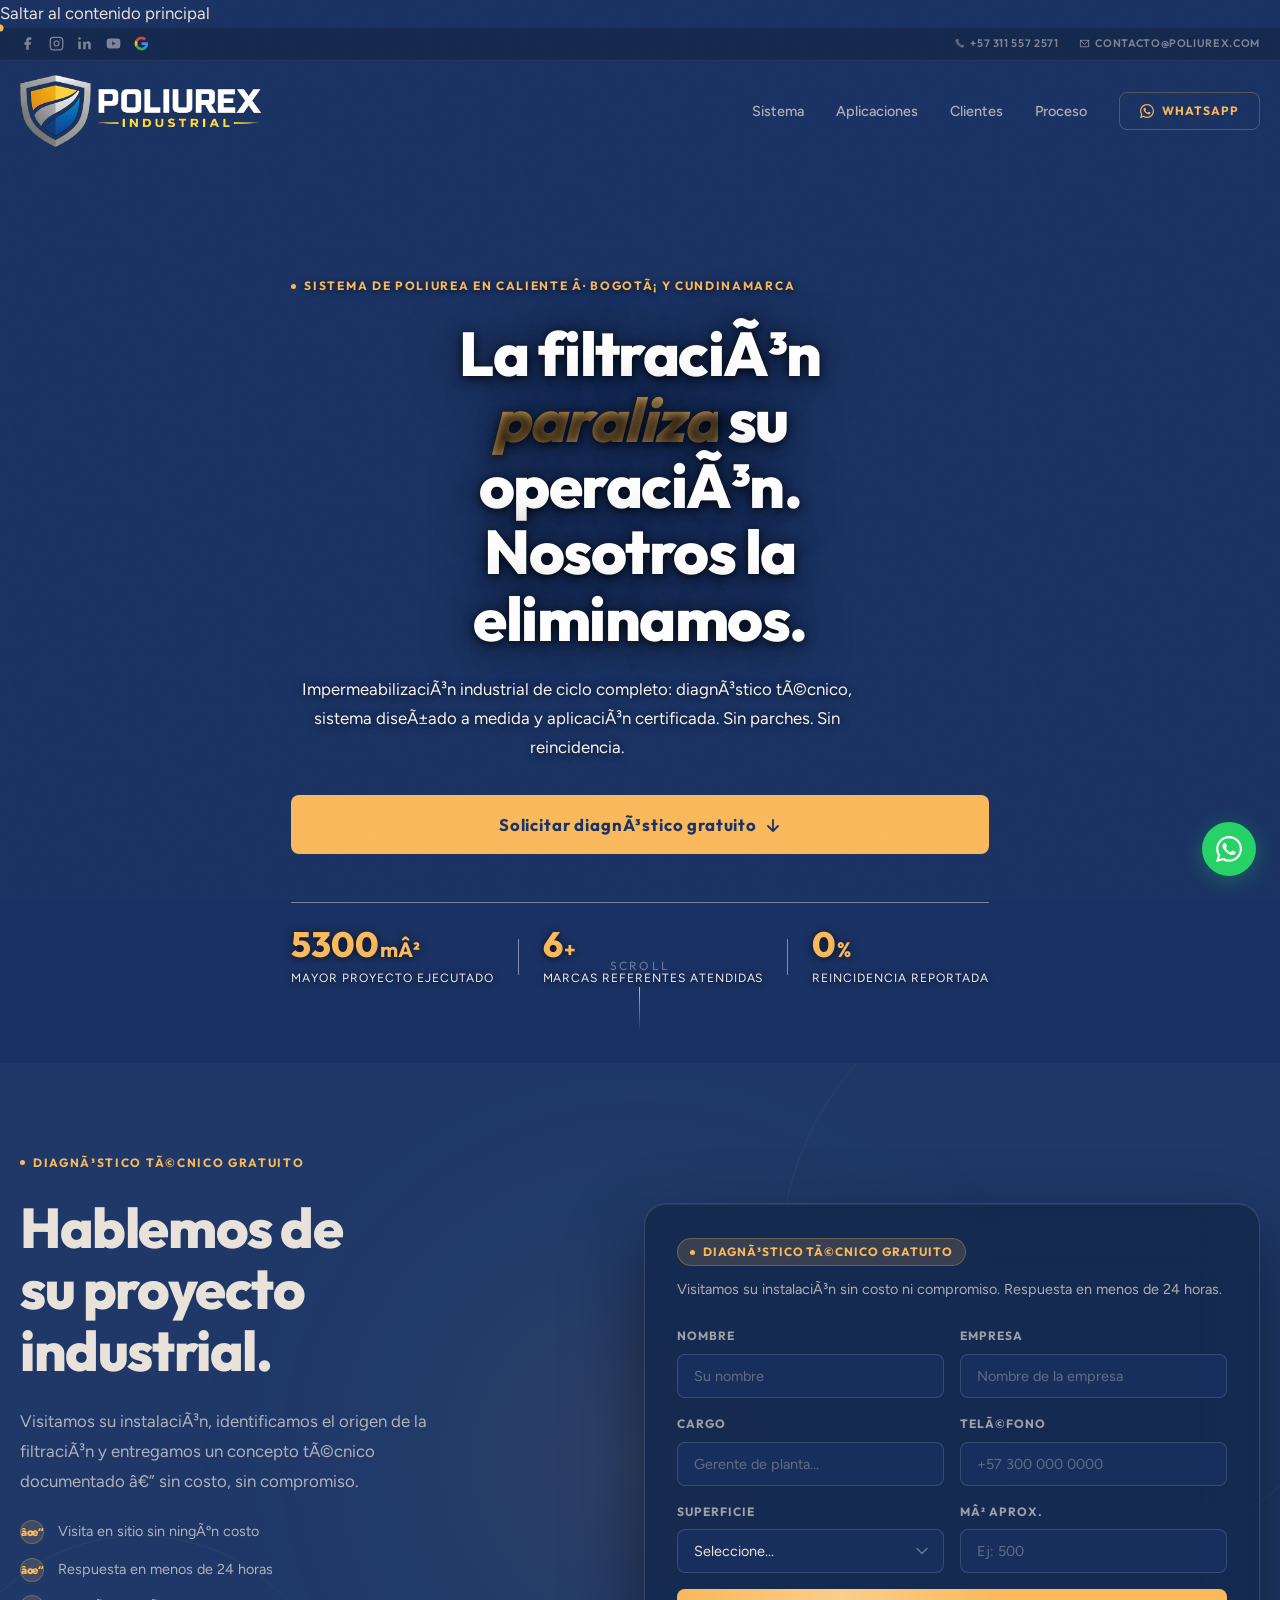
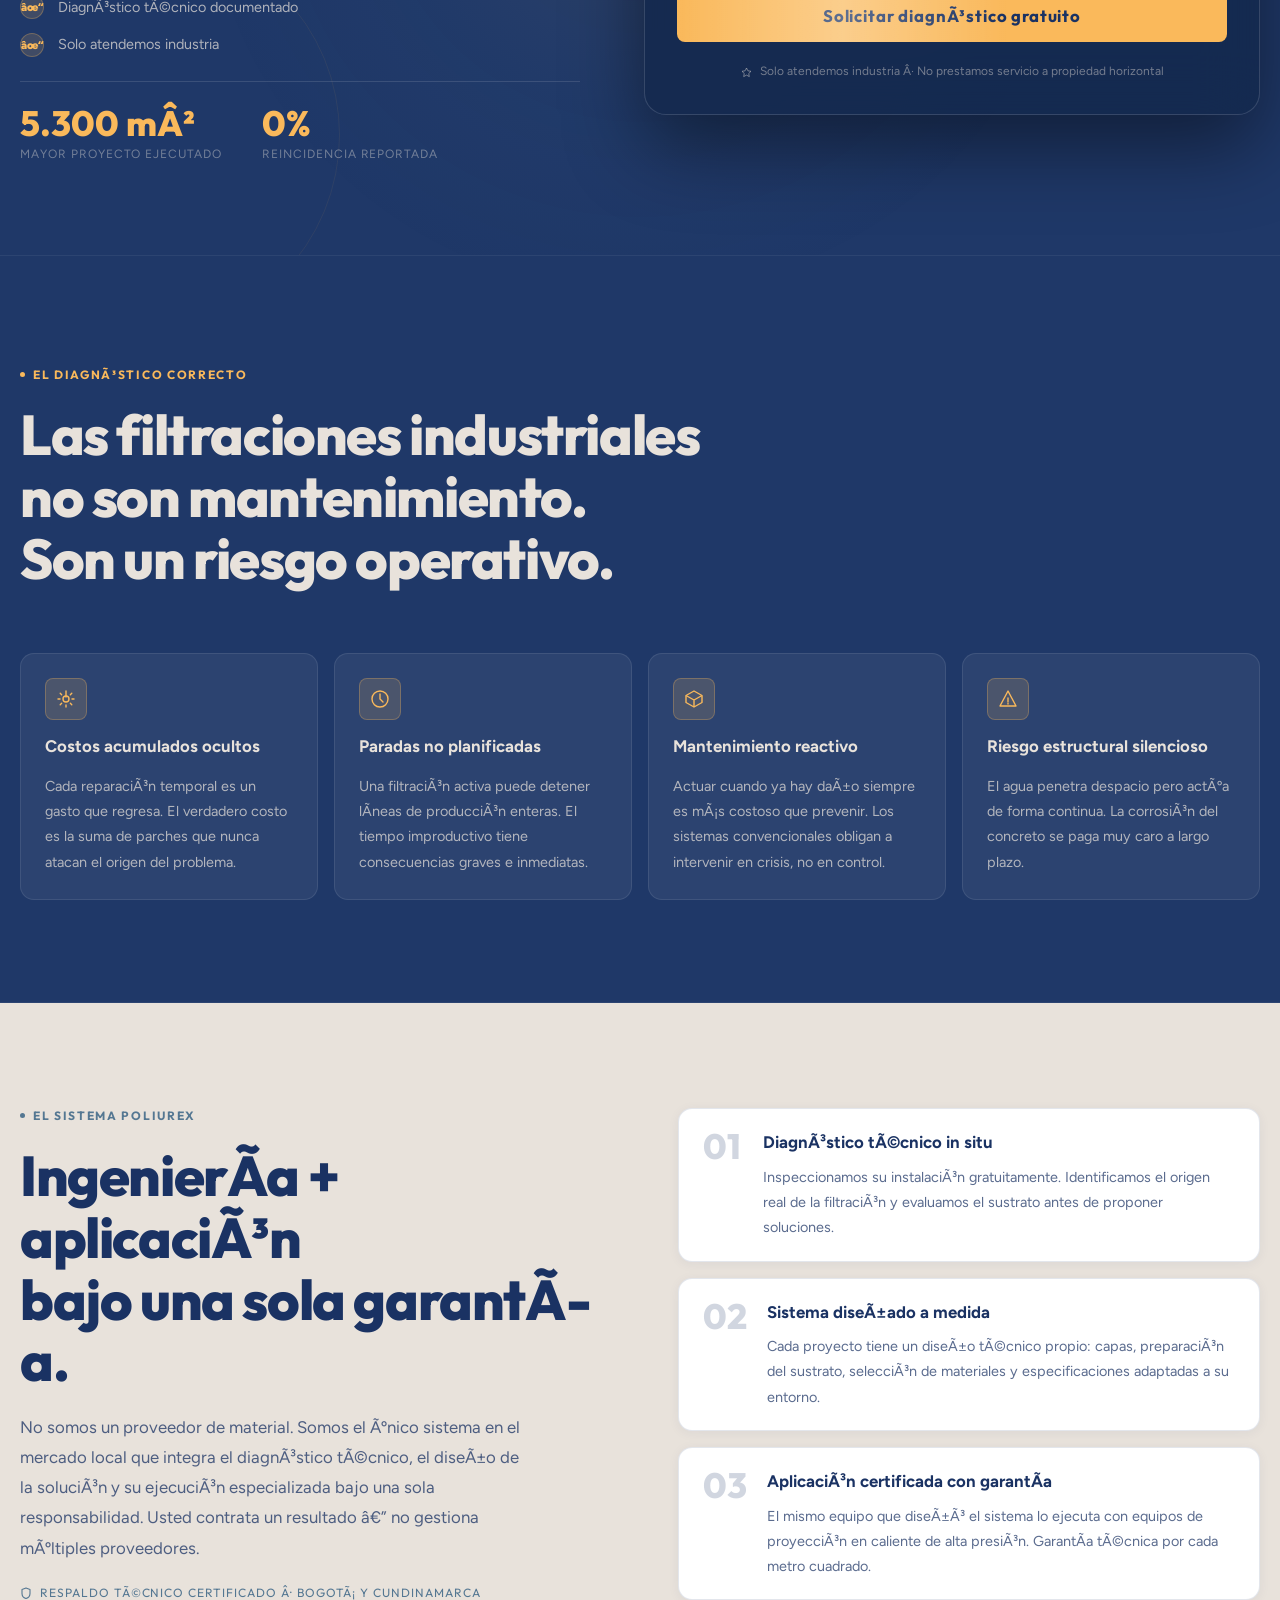
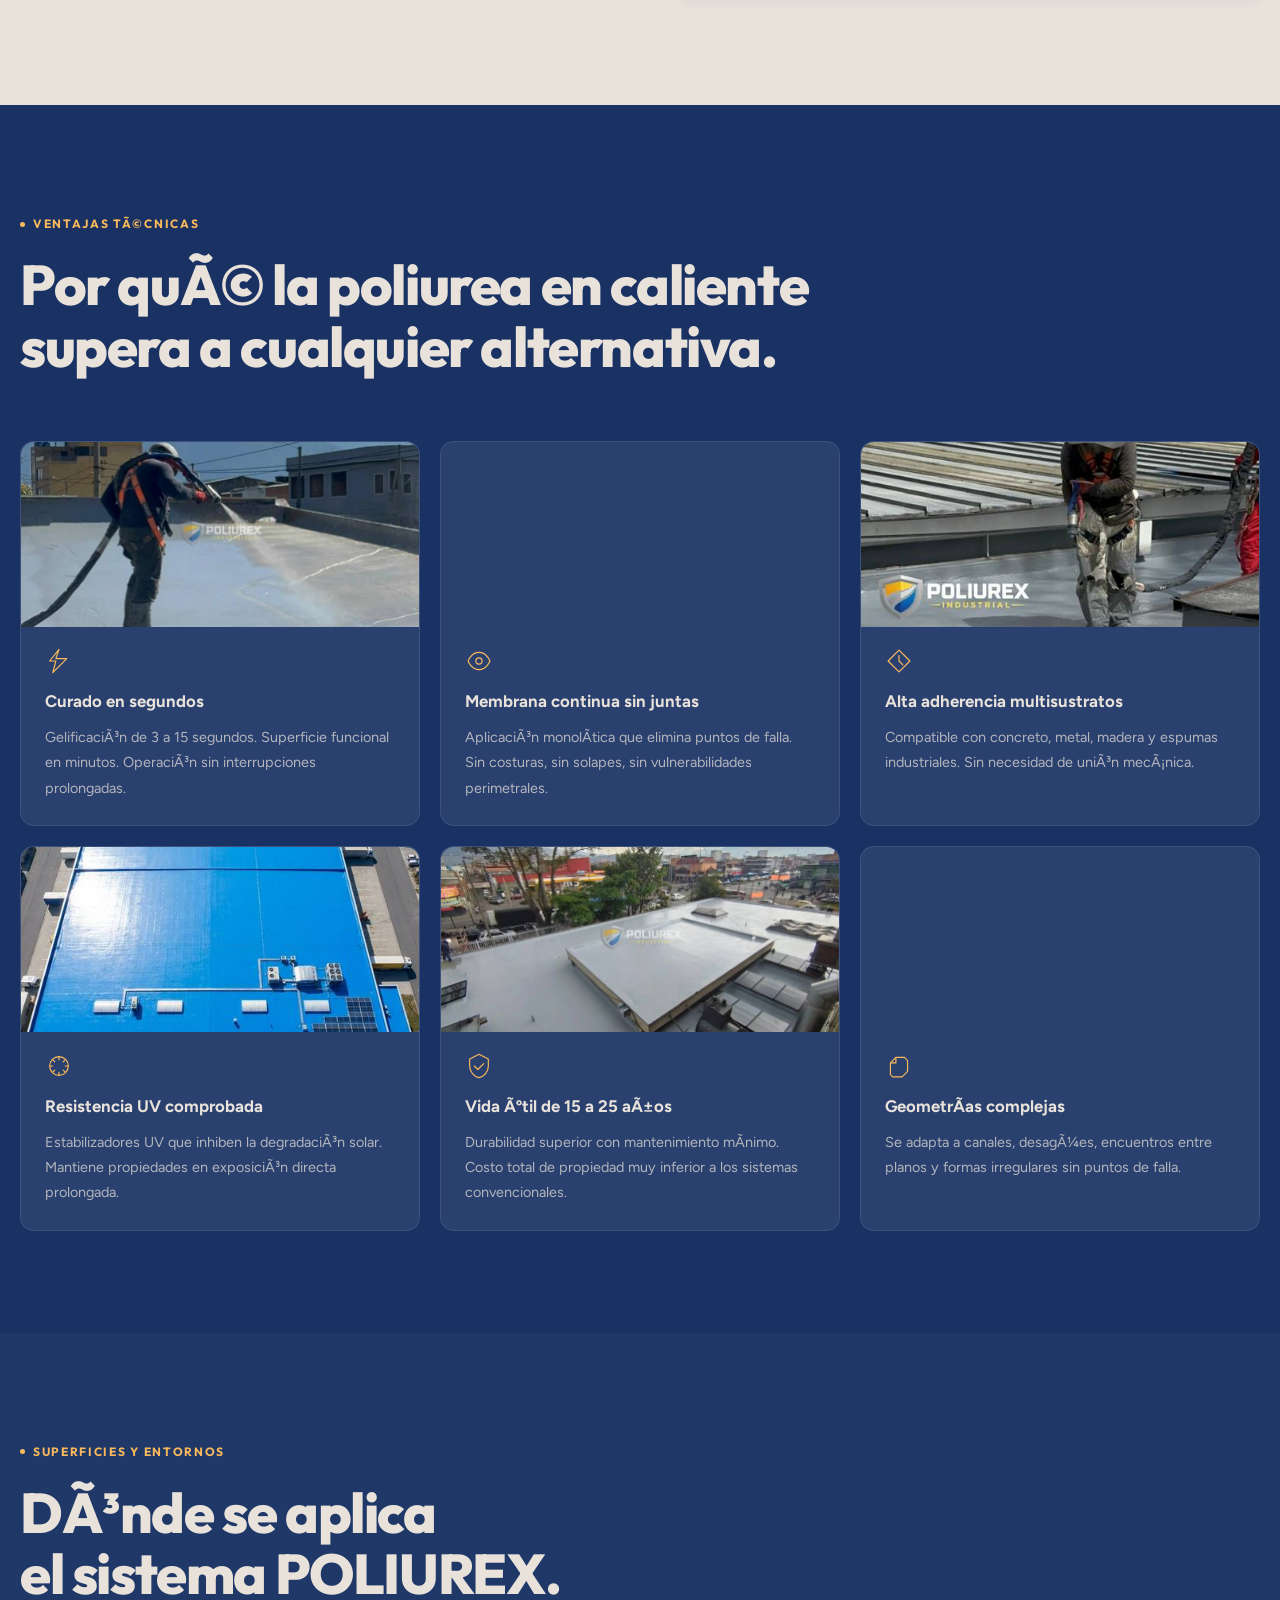
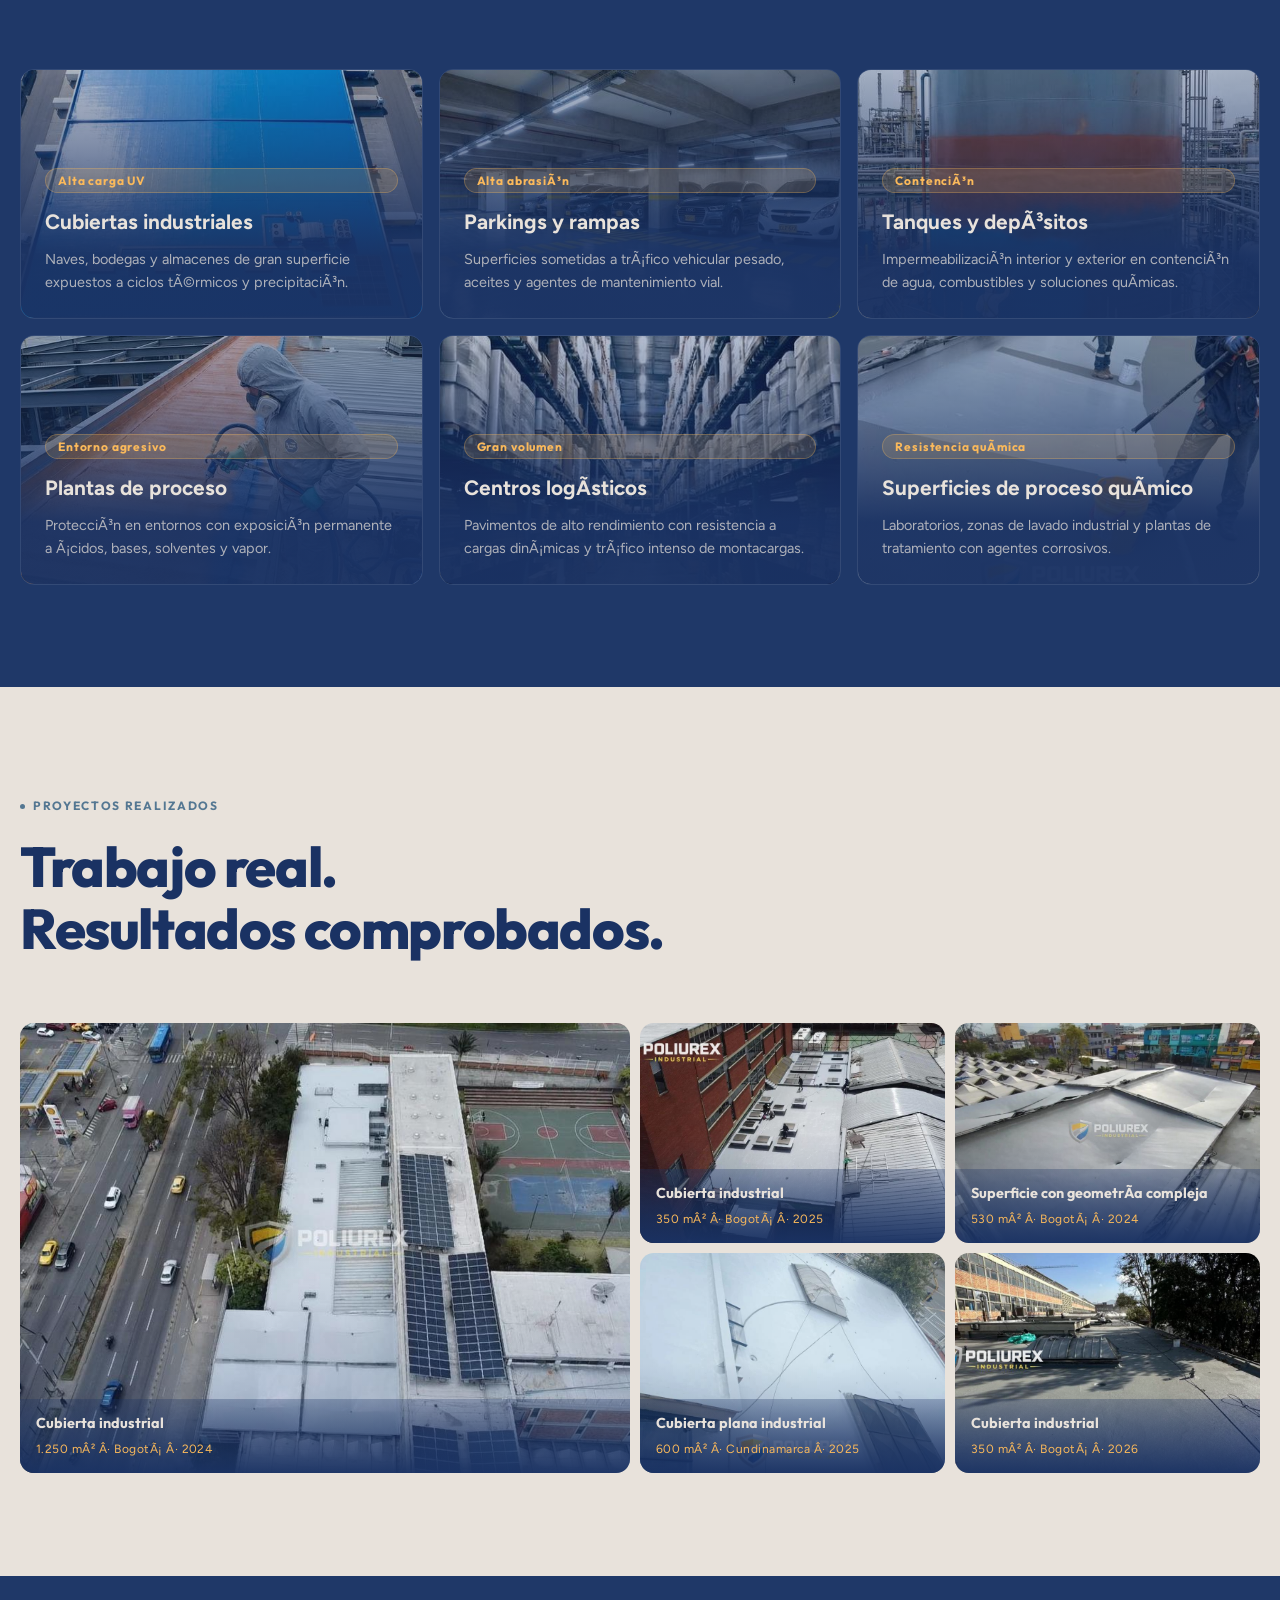
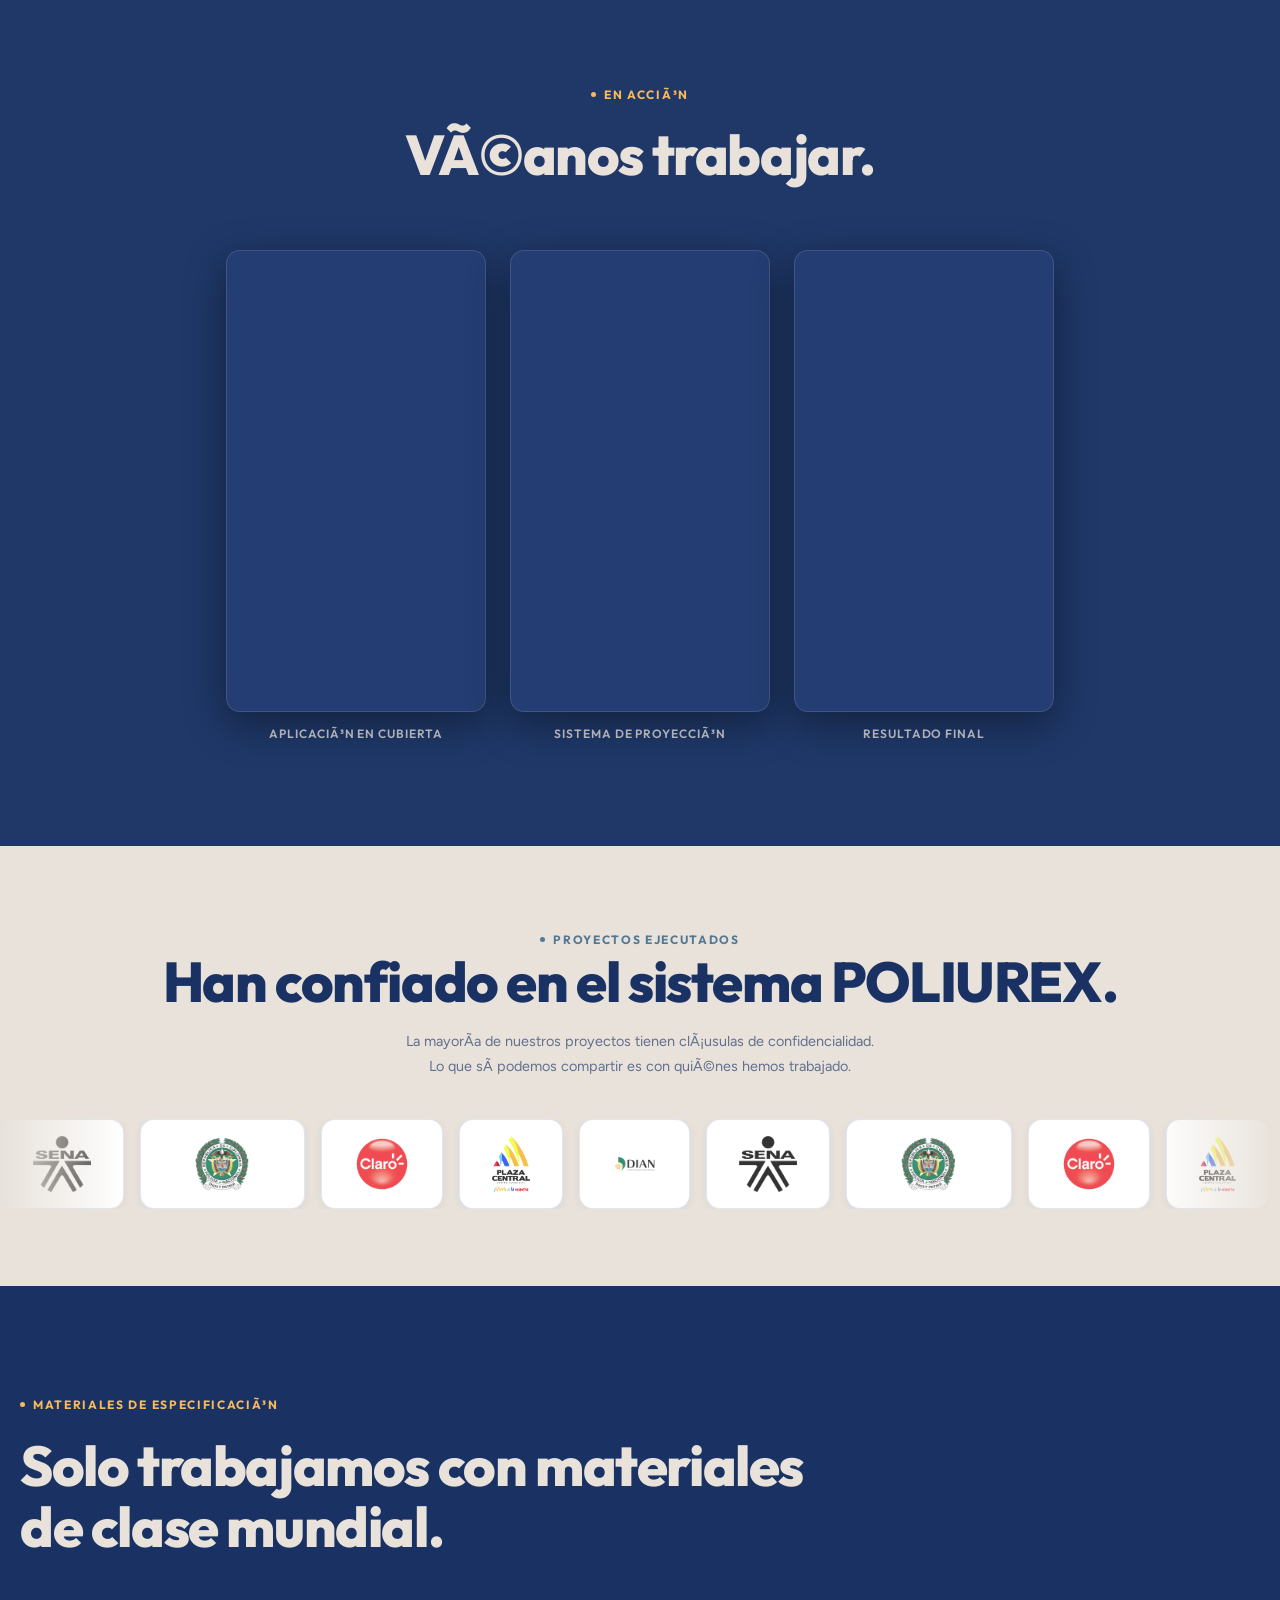
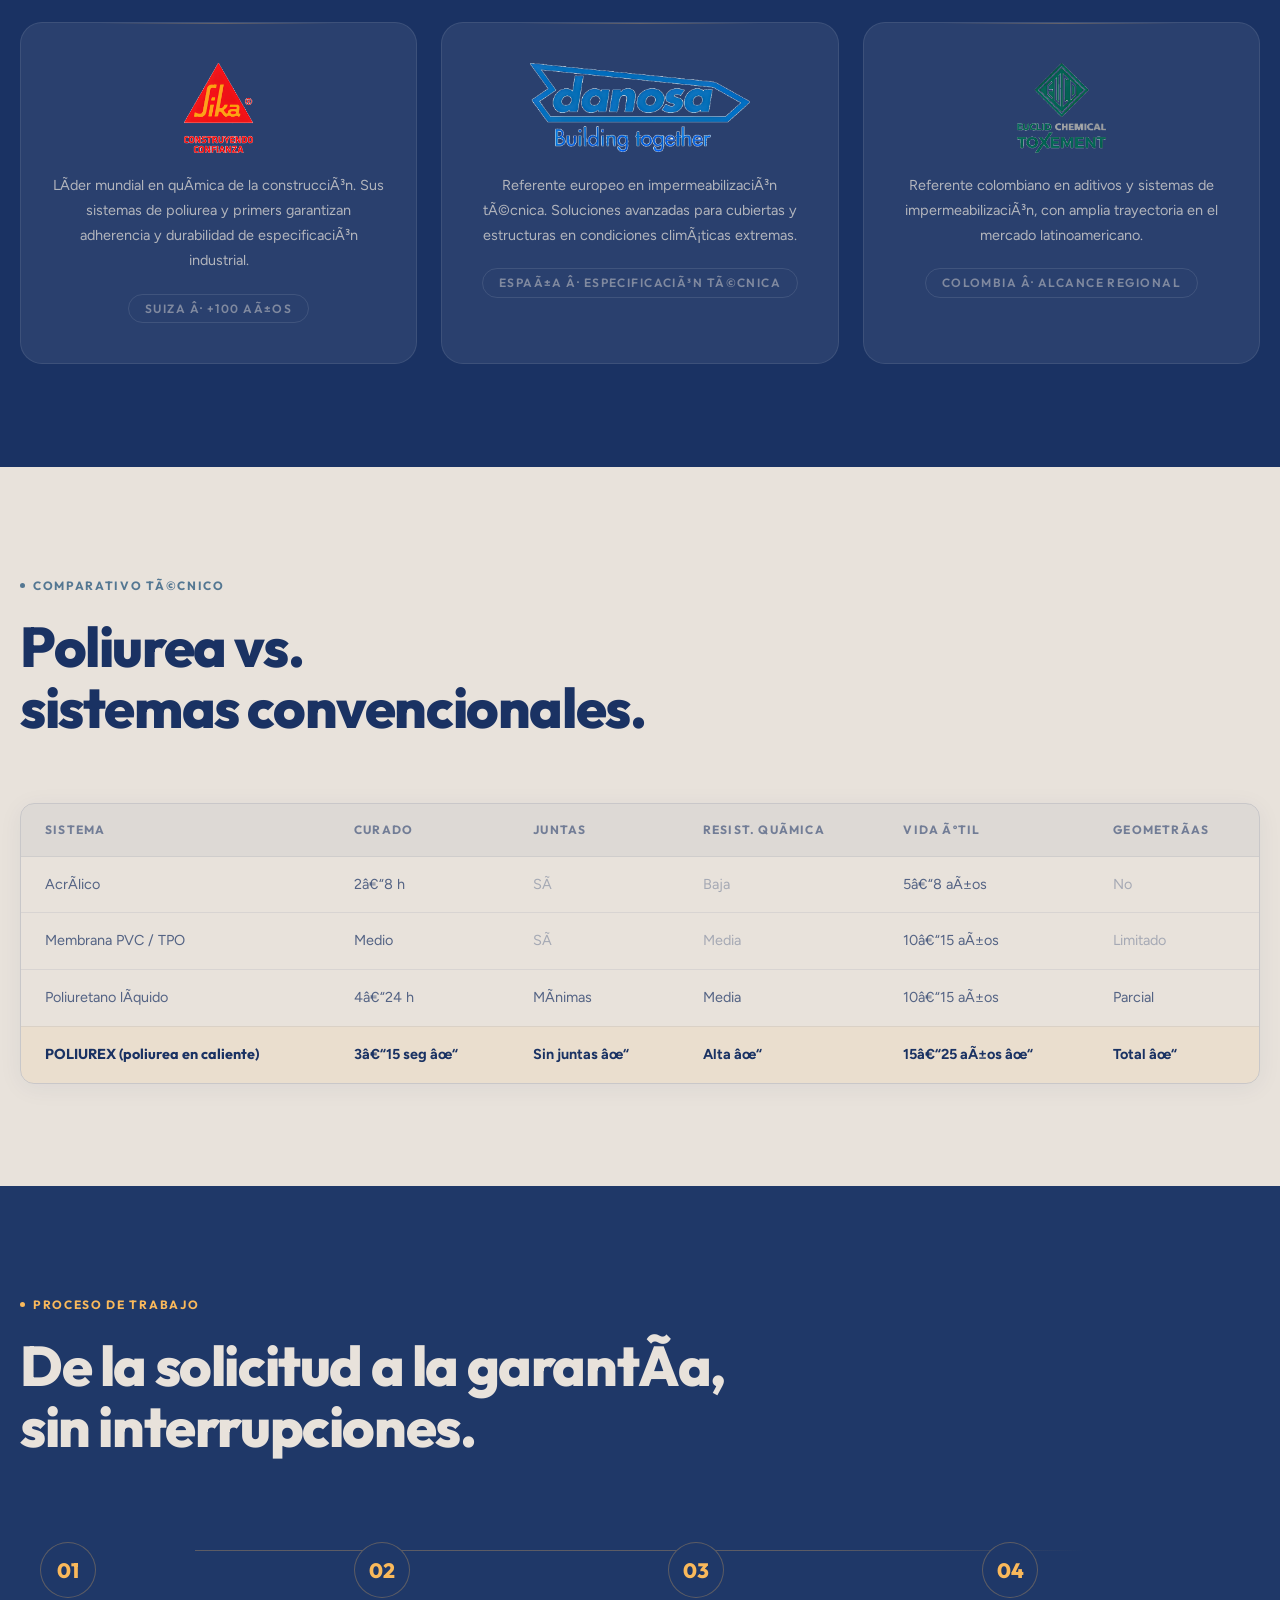
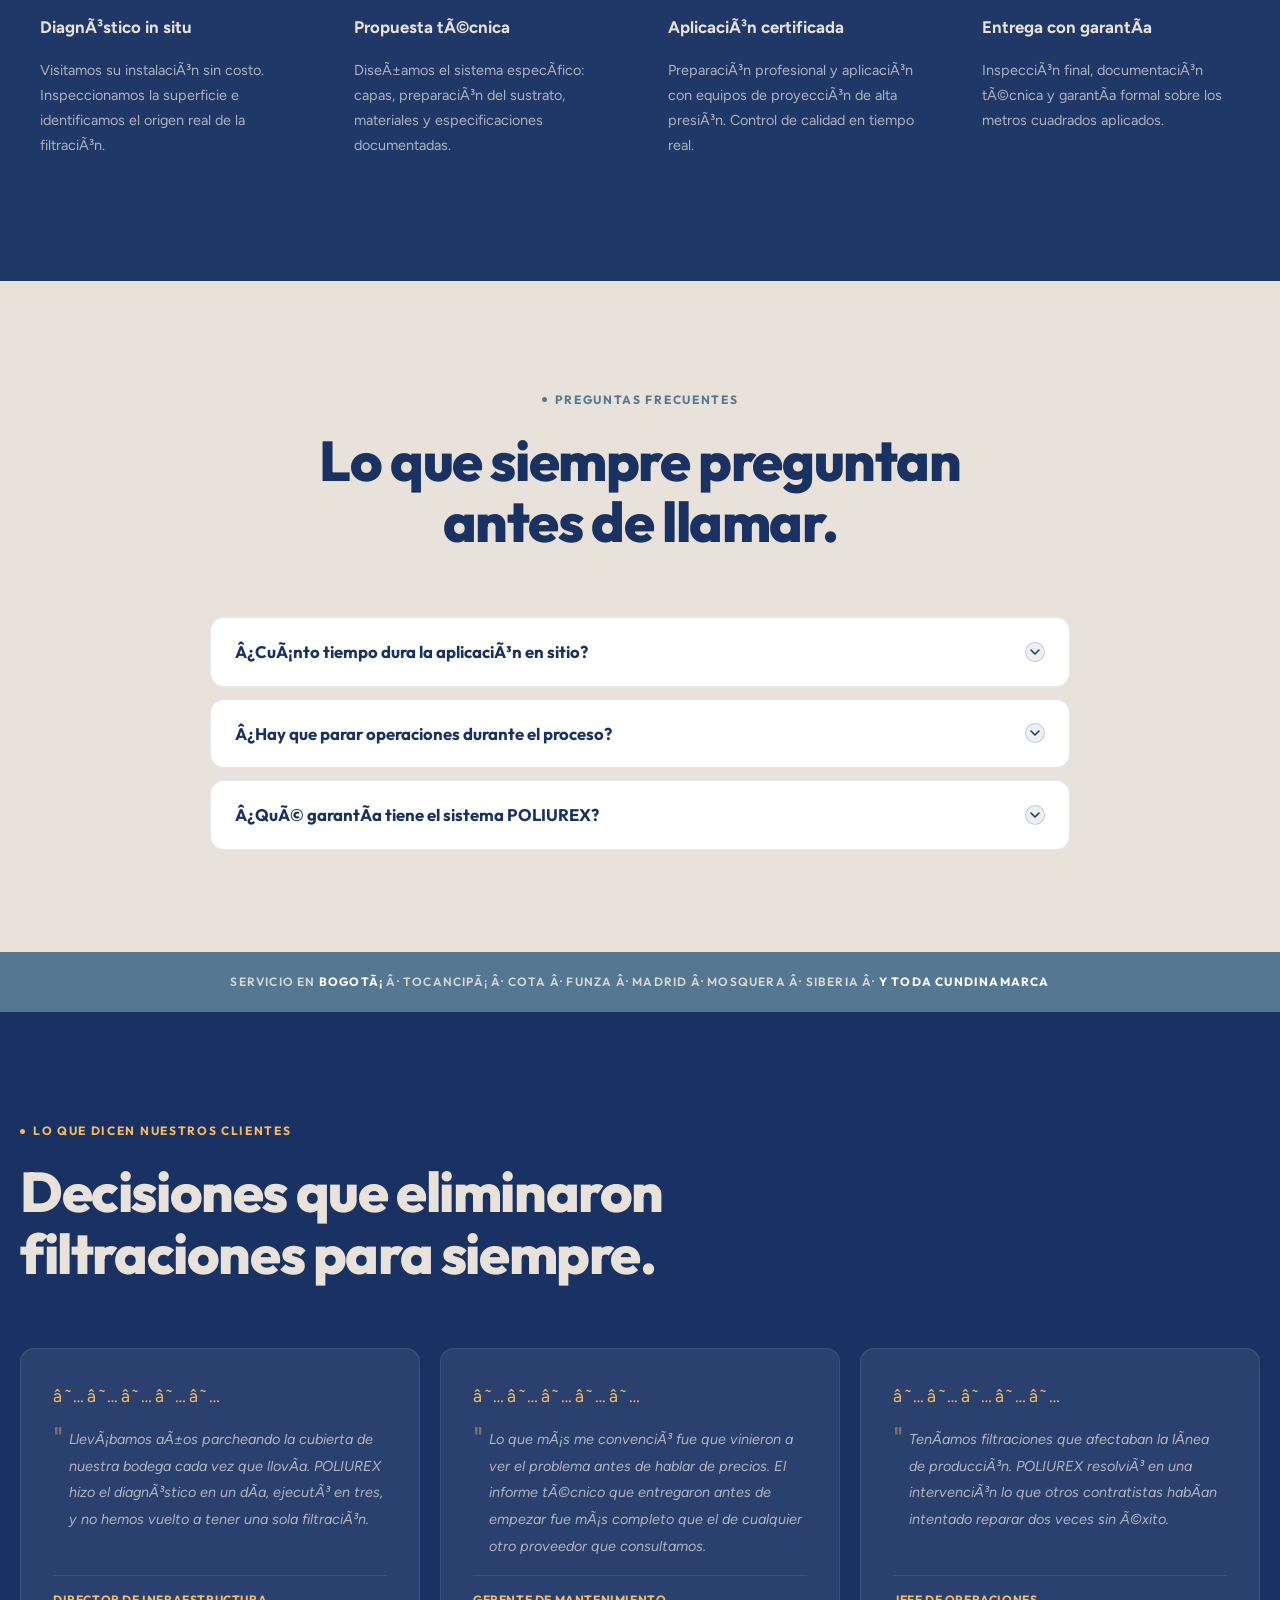
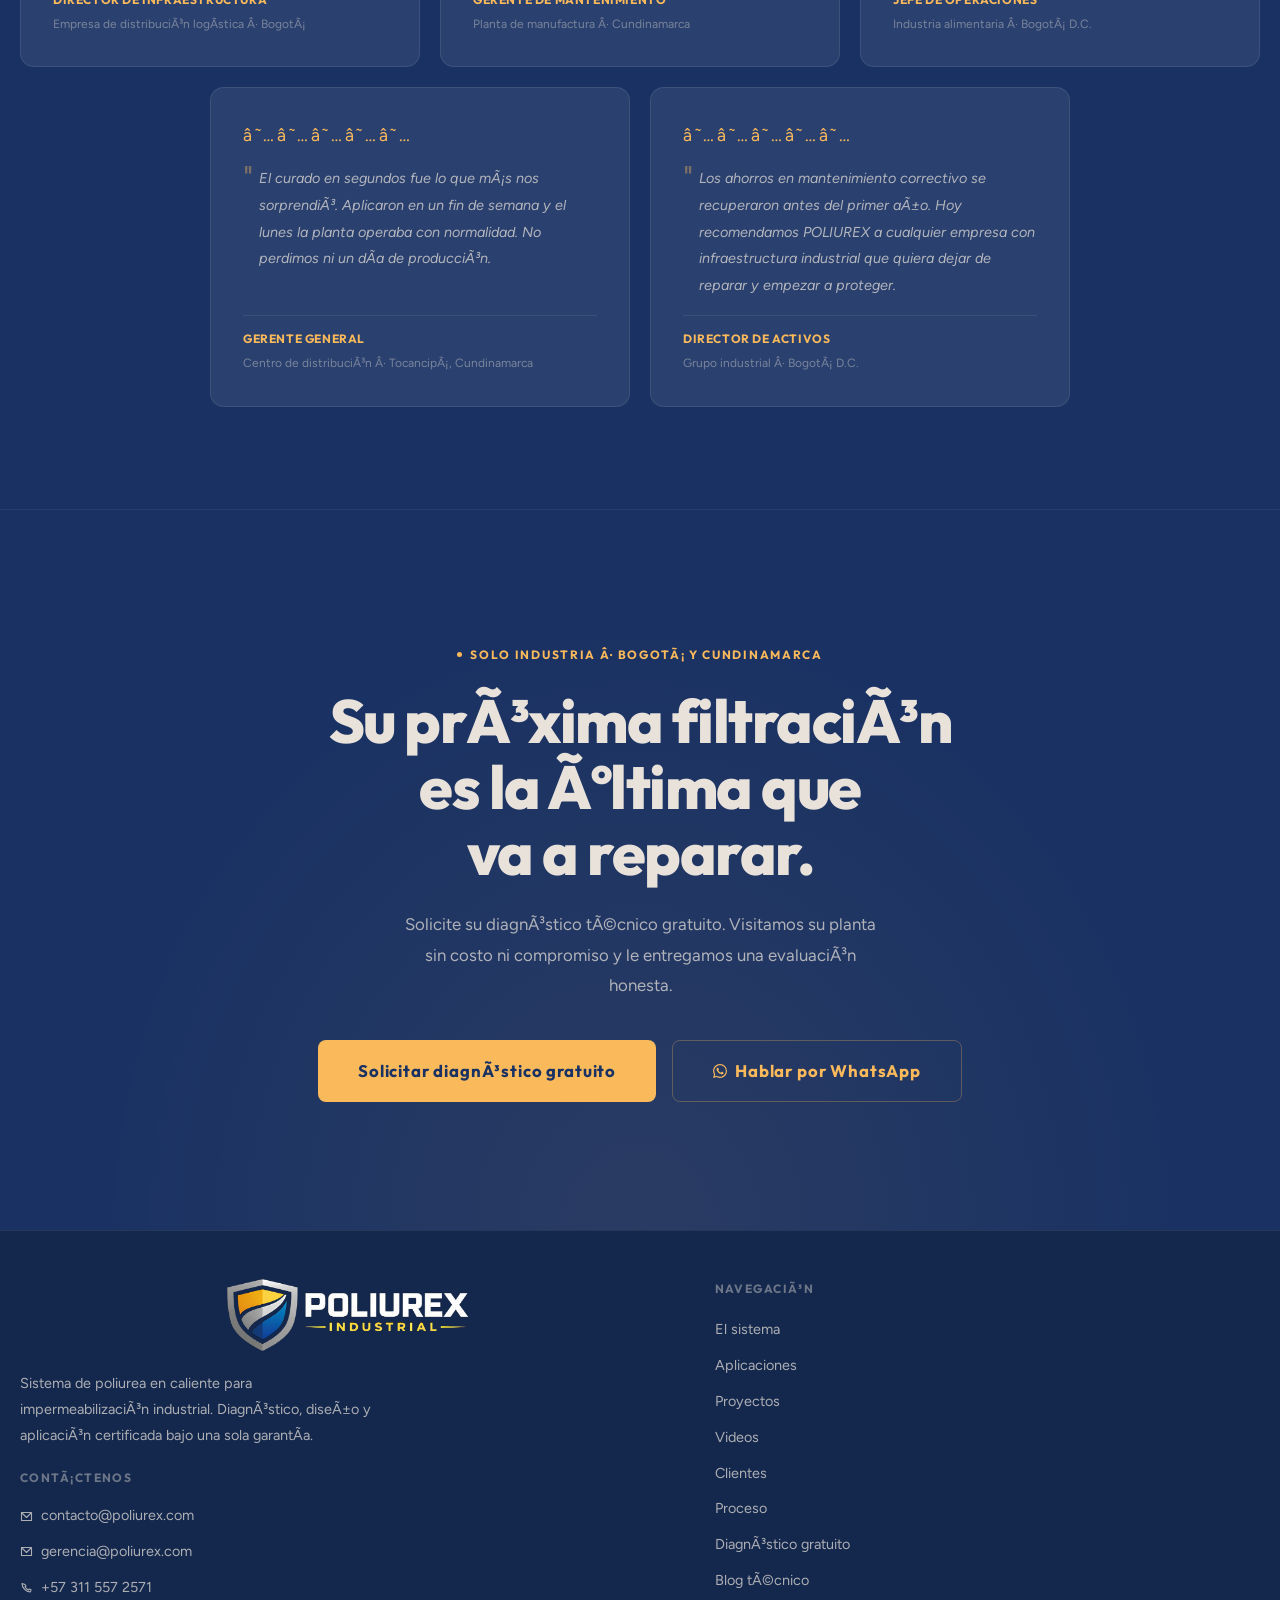
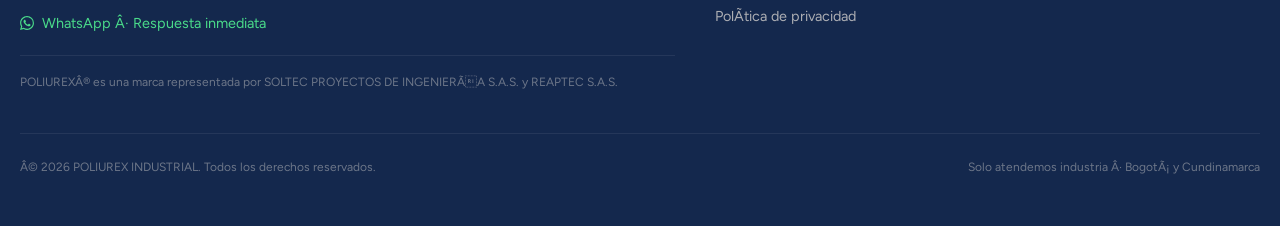
<file: index.html>
<!DOCTYPE html>
<html lang="es">
<head>
<!-- Google tag (gtag.js) -->
<script async src="https://www.googletagmanager.com/gtag/js?id=G-PX7DECW8B0"></script>
<script>
  window.dataLayer = window.dataLayer || [];
  function gtag(){dataLayer.push(arguments);}
  gtag('js', new Date());

  gtag('config', 'G-PX7DECW8B0');
</script>  <!-- Google tag (gtag.js) -->
<script async src="https://www.googletagmanager.com/gtag/js?id=AW-18123391991"></script>
<script>
  window.dataLayer = window.dataLayer || [];
  function gtag(){dataLayer.push(arguments);}
  gtag('js', new Date());

  gtag('config', 'AW-18123391991');
</script>
  <!-- Meta Pixel Code -->
<script>
!function(f,b,e,v,n,t,s)
{if(f.fbq)return;n=f.fbq=function(){n.callMethod?
n.callMethod.apply(n,arguments):n.queue.push(arguments)};
if(!f._fbq)f._fbq=n;n.push=n;n.loaded=!0;n.version='2.0';
n.queue=[];t=b.createElement(e);t.async=!0;
t.src=v;s=b.getElementsByTagName(e)[0];
s.parentNode.insertBefore(t,s)}(window, document,'script',
'https://connect.facebook.net/en_US/fbevents.js');
fbq('init', '838317922377308');
fbq('track', 'PageView');
</script>
<noscript><img height="1" width="1" style="display:none"
src="https://www.facebook.com/tr?id=838317922377308&ev=PageView&noscript=1"
/></noscript>
<!-- End Meta Pixel Code -->
<meta charset="UTF-8">
<meta name="viewport" content="width=device-width, initial-scale=1.0">
<title>POLIUREX — Impermeabilización Industrial con Poliurea en Caliente | Bogotá y Cundinamarca</title>
<meta name="description" content="Sistema de poliurea en caliente para impermeabilización industrial en Bogotá y Cundinamarca. Diagnóstico técnico gratuito, diseño e instalación certificada bajo una sola garantía.">
<meta name="keywords" content="impermeabilización industrial Bogotá, poliurea en caliente Colombia, impermeabilización bodega Bogotá, poliurea industrial Cundinamarca">
<meta name="robots" content="index, follow">
<link rel="canonical" href="https://poliurex.com/">
<meta property="og:type" content="website">
<meta property="og:url" content="https://poliurex.com/">
<meta property="og:title" content="POLIUREX — Impermeabilización Industrial con Poliurea en Caliente">
<meta property="og:description" content="Sistema completo: diagnóstico técnico, diseño e instalación certificada. Solo industria. Bogotá y Cundinamarca.">
<meta property="og:locale" content="es_CO">
<link rel="dns-prefetch" href="//www.youtube.com"><link rel="dns-prefetch" href="//www.youtube-nocookie.com"><link rel="dns-prefetch" href="//i.ytimg.com">
<noscript></noscript>
<link rel="icon" type="image/png" href="./assets/logos/favicon-42c9f9.png">
<link rel="apple-touch-icon" href="./assets/logos/favicon-42c9f9.png">
<script type="application/ld+json">
{"@context":"https://schema.org","@type":"LocalBusiness","name":"POLIUREX INDUSTRIAL","telephone":"+573115572571","email":"contacto@poliurex.com","address":{"@type":"PostalAddress","addressLocality":"Bogotá D.C.","addressRegion":"Cundinamarca","addressCountry":"CO"},"url":"https://poliurex.com","areaServed":["Bogotá","Cundinamarca","Tocancipá","Cota","Funza","Madrid","Mosquera","Siberia"]}
</script>


<noscript></noscript>
<link rel="preconnect" href="https://fonts.googleapis.com">
<link rel="preconnect" href="https://fonts.gstatic.com" crossorigin>
<link rel="preload" href="https://fonts.googleapis.com/css2?family=Outfit:wght@400;500;600;700;800&family=Figtree:wght@300;400;500;600&display=swap" as="style" onload="this.onload=null;this.rel='stylesheet'">
<noscript><link rel="stylesheet" href="https://fonts.googleapis.com/css2?family=Outfit:wght@400;500;600;700;800&family=Figtree:wght@300;400;500;600&display=swap"></noscript>
<style>
:focus-visible{outline:3px solid var(--amber);outline-offset:3px;border-radius:3px}
.btn:focus-visible{outline:3px solid var(--amber);outline-offset:3px}
.nav__link:focus-visible,.footer__link:focus-visible{outline:2px solid var(--amber);outline-offset:2px}
</style>
<style>
:root{
  --navy:#1A3263;--navy-d:#14284D;--navy-l:#243D72;--navy-m:#1F3868;
  --steel:#547792;--amber:#FAB95B;--amber-b:#FFC97A;
  --amber-dim:rgba(250,185,91,.15);--amber-brd:rgba(250,185,91,.28);
  --cream:#E8E2DB;--cream-d:rgba(232,226,219,.72);--cream-dim:rgba(232,226,219,.42);
  --f-h:'Outfit',sans-serif;--f-b:'Figtree',sans-serif;
  --t-xs:clamp(.65rem,.4vw + .55rem,.75rem);
  --t-sm:clamp(.78rem,.5vw + .64rem,.9rem);
  --t-md:clamp(.9rem,.7vw + .74rem,1.05rem);
  --t-lg:clamp(1.05rem,1vw + .82rem,1.3rem);
  --t-xl:clamp(1.2rem,1.5vw + .85rem,1.6rem);
  --t-2xl:clamp(1.5rem,2.5vw + .8rem,2.2rem);
  --t-3xl:clamp(1.9rem,3.5vw + .7rem,3.5rem);
  --t-4xl:clamp(2.2rem,4vw + .6rem,4.5rem);
  --t-hero:clamp(2rem,4.2vw + .5rem,4.2rem);
  --r-sm:3px;--r-md:8px;--r-lg:14px;--r-xl:22px;
  --ease:cubic-bezier(.4,0,.2,1);--spring:cubic-bezier(.34,1.56,.64,1);
}
*,*::before,*::after{box-sizing:border-box;margin:0;padding:0}
html{scroll-behavior:smooth;-webkit-font-smoothing:antialiased;overflow-x:hidden;max-width:100%}
body{font-family:var(--f-b);font-size:var(--t-md);line-height:1.65;color:var(--cream);background:var(--navy);overflow-x:hidden;cursor:none}
@media(hover:none){body{cursor:auto}}
img,video{max-width:100%;height:auto;display:block}
a{color:inherit;text-decoration:none}
ul{list-style:none}
button{border:none;background:none;cursor:none;font-family:inherit}
input,select{font-family:inherit;font-size:inherit}
em{font-style:italic;background:linear-gradient(135deg,var(--amber),var(--amber-b));-webkit-background-clip:text;-webkit-text-fill-color:transparent;background-clip:text}
.container{width:min(1280px,100% - 2.5rem);margin-inline:auto}
.sr-only{position:absolute;width:1px;height:1px;padding:0;margin:-1px;overflow:hidden;clip:rect(0,0,0,0);white-space:nowrap;border:0}

/* GRAIN */
.grain{position:fixed;inset:0;z-index:998;pointer-events:none;opacity:.025;background-image:url("data:image/svg+xml,%3Csvg viewBox='0 0 512 512' xmlns='http://www.w3.org/2000/svg'%3E%3Cfilter id='n'%3E%3CfeTurbulence type='fractalNoise' baseFrequency='.8' numOctaves='4' stitchTiles='stitch'/%3E%3C/filter%3E%3Crect width='100%25' height='100%25' filter='url(%23n)'/%3E%3C/svg%3E");background-size:256px}

/* CURSOR */
.cursor{position:fixed;z-index:9999;pointer-events:none;width:7px;height:7px;background:var(--amber);border-radius:50%;transform:translate(-50%,-50%);transition:width .12s,height .12s}
.cursor-follower{position:fixed;z-index:9998;pointer-events:none;width:36px;height:36px;border:1px solid var(--amber-brd);border-radius:50%;transform:translate(-50%,-50%);transition:width .35s var(--spring),height .35s var(--spring)}
body:has(a:hover) .cursor,body:has(button:hover) .cursor{width:11px;height:11px}
body:has(a:hover) .cursor-follower,body:has(button:hover) .cursor-follower{width:52px;height:52px;border-color:var(--amber)}
@media(hover:none){.cursor,.cursor-follower{display:none}}

/* EYEBROW */
.eyebrow{display:inline-flex;align-items:center;gap:.5rem;font-family:var(--f-h);font-size:var(--t-xs);font-weight:700;letter-spacing:.14em;text-transform:uppercase;color:var(--amber)}
.eyebrow__dot{display:inline-block;width:5px;height:5px;border-radius:50%;background:var(--amber);animation:pulse 2.2s ease-in-out infinite;flex-shrink:0}
.section-light .eyebrow{color:var(--steel)}
.section-light .eyebrow__dot{background:var(--steel);animation:pulse 2.2s ease-in-out infinite}
@keyframes pulse{0%,100%{opacity:1;transform:scale(1)}50%{opacity:.3;transform:scale(.6)}} .eyebrow__dot{will-change:transform,opacity}.hero .eyebrow{text-shadow:0 1px 6px rgba(0,0,0,.8)}
@keyframes fadeInUp{from{opacity:0;transform:translateX(-50%) translateY(12px)}to{opacity:1;transform:translateX(-50%) translateY(0)}}

/* BUTTONS */
.btn{display:inline-flex;align-items:center;justify-content:center;gap:.5rem;padding:.75rem 1.5rem;font-family:var(--f-h);font-size:var(--t-sm);font-weight:700;letter-spacing:.05em;border-radius:var(--r-md);transition:all .25s var(--ease);position:relative;overflow:hidden;cursor:none;white-space:nowrap;isolation:isolate}
.btn--primary{background:var(--amber);color:var(--navy)}
.btn--primary::after{content:'';position:absolute;inset:0;background:var(--amber-b);opacity:0;transition:opacity .25s}
.btn--primary:hover::after{opacity:1}
.btn--primary:hover{transform:translateY(-2px);box-shadow:0 10px 28px rgba(250,185,91,.35)}
.btn--ghost{border:1px solid var(--amber-brd);color:var(--amber)}
.btn--ghost:hover{background:var(--amber-dim)}
.section-light .btn--ghost{border-color:var(--navy);color:var(--navy)}
.section-light .btn--ghost:hover{background:rgba(26,50,99,.08)}
.btn--full{width:100%}.btn--lg{padding:1rem 2.5rem;font-size:var(--t-md)}.btn--submit{padding:1rem 1.5rem;font-size:var(--t-md)}

/* TOP BAR */
.top-bar{background:var(--navy-d);border-bottom:1px solid rgba(255,255,255,.07);padding-block:.45rem;position:sticky;top:0;z-index:200}
.top-bar__inner{display:flex;align-items:center;justify-content:space-between;width:min(1280px,100% - 2.5rem);margin-inline:auto;gap:1rem}
.top-bar__social{display:flex;align-items:center;gap:.85rem}
.top-bar__social a{color:rgba(232,226,219,.5);transition:color .15s;display:flex;align-items:center}
.top-bar__social a:hover{color:var(--amber)}
.top-bar__contact{display:flex;align-items:center;gap:1.25rem}
.top-bar__contact a{display:flex;align-items:center;gap:.35rem;font-size:.68rem;font-family:var(--f-h);font-weight:600;letter-spacing:.06em;color:rgba(232,226,219,.5);transition:color .15s;text-transform:uppercase;white-space:nowrap}
.top-bar__contact a:hover{color:var(--amber)}
@media(max-width:600px){.top-bar__contact{display:none}}
@media(max-width:480px){.top-bar__social span{display:none}}

/* NAV */
.nav{position:sticky;top:34px;z-index:100;transition:background .4s var(--ease),border-color .4s,backdrop-filter .4s;border-bottom:1px solid transparent}
.nav.is-scrolled{background:rgba(26,50,99,.93);border-bottom-color:rgba(255,255,255,.09);backdrop-filter:blur(20px) saturate(1.3);-webkit-backdrop-filter:blur(20px) saturate(1.3)}
.nav__inner{display:flex;align-items:center;gap:2rem;padding-block:.85rem;width:min(1280px,100% - 2.5rem);margin-inline:auto}
.nav__logo{display:flex;align-items:center;margin-right:auto}
.nav__logo-img{height:72px;width:auto;display:block;object-fit:contain}
.nav__links{display:flex;gap:2rem}
.nav__links a{font-size:var(--t-sm);font-weight:500;color:var(--cream-d);transition:color .15s;position:relative;padding-bottom:2px}
.nav__links a::after{content:'';position:absolute;bottom:0;left:0;right:100%;height:1px;background:var(--amber);transition:right .25s var(--ease)}
.nav__links a:hover{color:var(--cream)}
.nav__links a:hover::after{right:0}
.nav__cta{display:flex;align-items:center;gap:.5rem;padding:.5rem 1.25rem;border:1px solid var(--amber-brd);border-radius:var(--r-md);font-size:var(--t-xs);font-weight:700;font-family:var(--f-h);letter-spacing:.08em;text-transform:uppercase;color:var(--amber);transition:all .25s}
.nav__cta:hover{background:var(--amber-dim)}
.nav__hamburger{display:none;flex-direction:column;gap:5px;padding:.5rem}
.nav__hamburger span{display:block;width:22px;height:1.5px;background:var(--cream);transition:transform .25s,opacity .25s}
.nav__hamburger.is-open span:nth-child(1){transform:rotate(45deg) translate(4px,4px)}
.nav__hamburger.is-open span:nth-child(2){opacity:0;transform:scaleX(0)}
.nav__mobile{position:absolute;top:100%;left:0;right:0;background:rgba(26,50,99,.97);border-bottom:1px solid rgba(255,255,255,.09);padding:1.5rem 1.5rem 2rem;display:flex;flex-direction:column;gap:1.5rem;transform:translateY(-8px);opacity:0;pointer-events:none;transition:.25s var(--ease);backdrop-filter:blur(24px)}
.nav__mobile.is-open{transform:translateY(0);opacity:1;pointer-events:all}
.nav__mobile ul{display:flex;flex-direction:column;gap:1rem}
.nav__mobile li a{font-family:var(--f-h);font-size:var(--t-xl);font-weight:700;color:var(--cream)}
@media(max-width:900px){.nav__links,.nav__cta{display:none}.nav__hamburger{display:flex}}

/* HERO */
.hero{position:relative;min-height:100svh;display:flex;flex-direction:column;overflow:hidden}
.hero__bg{display:none}.hero__video{position:absolute;inset:0;width:100%;height:100%;object-fit:cover;object-position:center;z-index:0}
.hero__overlay{display:none}
.hero__canvas{display:none}
.hero__gradient{display:none}
.hero__inner{position:relative;z-index:4;flex:1;display:flex;flex-direction:column;justify-content:center;align-items:center;text-align:center;width:min(900px,100% - 2.5rem);margin-inline:auto;padding-block:clamp(5rem,9vw,8rem) clamp(4rem,6vw,6rem)}
.hero__content{display:flex;flex-direction:column;gap:1.5rem}
.hero__title{font-family:var(--f-h);font-size:var(--t-hero);font-weight:800;line-height:1.07;letter-spacing:-.025em;color:#ffffff;text-shadow:0 2px 12px rgba(0,0,0,.9),0 0 50px rgba(0,0,0,.6);text-align:center}
.hero__sub{font-size:var(--t-md);color:rgba(255,255,255,.96);max-width:52ch;line-height:1.75;text-shadow:0 1px 8px rgba(0,0,0,.85);text-align:center}
.hero__stats{display:flex;align-items:center;justify-content:center;gap:1.5rem;padding-top:1.5rem;border-top:1px solid rgba(255,255,255,.4)}
.stat{display:flex;flex-direction:column;gap:3px}
.stat__value{display:flex;align-items:baseline;gap:1px}
.stat__num{font-family:var(--f-h);font-size:var(--t-2xl);font-weight:800;color:var(--amber);line-height:1;text-shadow:0 1px 8px rgba(0,0,0,.7)}
.stat__unit{font-family:var(--f-h);font-size:var(--t-lg);font-weight:700;color:var(--amber);text-shadow:0 1px 8px rgba(0,0,0,.7)}
.stat__label{font-size:var(--t-xs);color:rgba(255,255,255,.92);text-transform:uppercase;letter-spacing:.08em;line-height:1.4;text-shadow:0 1px 6px rgba(0,0,0,.8)}
.stat__divider{width:1px;height:36px;background:rgba(255,255,255,.45);flex-shrink:0}

/* FORM CARD */
.form-card{background:rgba(20,40,77,.88);border:1px solid rgba(255,255,255,.14);border-radius:var(--r-xl);padding:2rem;position:relative;overflow:hidden;backdrop-filter:blur(28px);-webkit-backdrop-filter:blur(28px);box-shadow:0 32px 80px rgba(0,0,0,.45),inset 0 1px 0 rgba(255,255,255,.08)}
.form-card::before{content:'';position:absolute;top:0;left:0;right:0;height:2px;background:linear-gradient(90deg,transparent,var(--amber),var(--amber-b),transparent)}
.form-card__header{margin-bottom:1.5rem}
.form-card__badge{display:inline-flex;align-items:center;gap:.5rem;padding:3px .75rem;background:var(--amber-dim);border:1px solid var(--amber-brd);border-radius:100px;font-size:var(--t-xs);font-weight:700;font-family:var(--f-h);color:var(--amber);letter-spacing:.08em;text-transform:uppercase;margin-bottom:.75rem}
.form-card__badge::before{content:'';width:5px;height:5px;border-radius:50%;background:var(--amber);animation:pulse 2.2s ease-in-out infinite}
.form-card__sub{font-size:var(--t-sm);color:rgba(232,226,219,.72);line-height:1.65}
.form{display:flex;flex-direction:column;gap:1rem}
.form__row{display:grid;grid-template-columns:1fr 1fr;gap:1rem}
.form__field{display:flex;flex-direction:column;gap:.5rem}
.form__label{font-size:var(--t-xs);font-weight:700;font-family:var(--f-h);color:rgba(232,226,219,.65);letter-spacing:.08em;text-transform:uppercase}
.form__input,.form__select{width:100%;padding:.75rem 1rem;background:rgba(26,50,99,.7);border:1px solid rgba(255,255,255,.14);border-radius:var(--r-md);color:var(--cream);font-size:var(--t-sm);transition:border-color .25s,box-shadow .25s;outline:none;-webkit-appearance:none;appearance:none}
.form__input::placeholder{color:rgba(232,226,219,.35)}
.form__input:focus,.form__select:focus{border-color:rgba(250,185,91,.55);background:rgba(26,50,99,.9);box-shadow:0 0 0 3px var(--amber-dim)}
.form__select-wrap{position:relative}
.form__select-icon{position:absolute;right:1rem;top:50%;transform:translateY(-50%);color:rgba(232,226,219,.4);pointer-events:none}
.form__select option{background:#14284D;color:var(--cream)}
.form__disclaimer{font-size:var(--t-xs);color:rgba(232,226,219,.45);text-align:center;display:flex;align-items:center;justify-content:center;gap:.5rem;margin-top:.25rem}
.form-card__success{display:none;flex-direction:column;align-items:center;text-align:center;gap:1.25rem;padding:2.5rem 1rem}
.form-card__success.is-active{display:flex}
.success__icon{width:60px;height:60px;border-radius:50%;background:var(--amber-dim);border:1px solid var(--amber-brd);display:grid;place-items:center;color:var(--amber);animation:successPop .4s var(--spring) both}
@keyframes successPop{from{transform:scale(.6);opacity:0}to{transform:scale(1);opacity:1}}
.form-card__success h3{font-size:var(--t-xl);font-weight:700;color:var(--cream)}
.form-card__success p{font-size:var(--t-sm);color:var(--cream-d);max-width:28ch;line-height:1.75}

/* SCROLL INDICATOR */
.hero__scroll-cta{margin-top:.5rem;margin-bottom:1.5rem;padding:1rem 2.5rem;font-size:var(--t-md)}.hero__scroll-cta svg{transition:transform .3s var(--spring)}.hero__scroll-cta:hover svg{transform:translateY(4px)}.hero__scroll{position:absolute;bottom:2rem;left:50%;transform:translateX(-50%);display:flex;flex-direction:column;align-items:center;gap:.75rem;z-index:4;animation:fadeInUp 1s ease 2.5s both}
.hero__scroll span{font-size:var(--t-xs);letter-spacing:.18em;text-transform:uppercase;color:rgba(232,226,219,.4);font-family:var(--f-h)}
.hero__scroll-line{width:1px;height:44px;background:linear-gradient(to bottom,var(--amber),transparent);animation:scrollPulse 1.8s ease-in-out infinite}
@keyframes scrollPulse{0%{transform:scaleY(0);transform-origin:top;opacity:1}50%{transform:scaleY(1);transform-origin:top;opacity:1}51%{transform:scaleY(1);transform-origin:bottom}100%{transform:scaleY(0);transform-origin:bottom;opacity:.2}}

/* REVEAL */
.reveal{opacity:0;transform:translateY(22px);transition:opacity .7s var(--ease),transform .7s var(--ease)}
.reveal.is-visible{opacity:1;transform:translateY(0)}
.reveal--delay{transition-delay:.12s}.reveal--delay-2{transition-delay:.24s}.reveal--delay-3{transition-delay:.36s}

/* SECTION HEADER */
.section-header{margin-bottom:clamp(2.5rem,5vw,4.5rem)}
.section-header .eyebrow{margin-bottom:1.25rem}
.section-title{font-family:var(--f-h);font-size:var(--t-3xl);font-weight:800;line-height:1.1;letter-spacing:-.025em;color:var(--cream)}
.section-light .section-title{color:var(--navy)}
.section-light em{background:linear-gradient(135deg,var(--navy),var(--steel));-webkit-background-clip:text;-webkit-text-fill-color:transparent;background-clip:text}

/* SECTION LIGHT BASE */
.section-light{background:var(--cream);color:var(--navy)}

/* PAIN SECTION — dark */
.pain{padding-block:clamp(4rem,8vw,8rem);background:var(--navy-m);border-top:1px solid rgba(255,255,255,.06);border-bottom:1px solid rgba(255,255,255,.06)}
.pain__grid{display:grid;grid-template-columns:repeat(4,1fr);gap:1rem}
.pain-card{padding:1.5rem;background:rgba(255,255,255,.06);border:1px solid rgba(255,255,255,.09);border-radius:var(--r-lg);display:flex;flex-direction:column;gap:1rem;transition:border-color .25s,background .25s,transform .25s var(--ease)}
.pain-card:hover{border-color:var(--amber-brd);background:rgba(255,255,255,.10);transform:translateY(-3px)}
.pain-card__icon{width:42px;height:42px;border-radius:var(--r-md);background:var(--amber-dim);border:1px solid var(--amber-brd);display:grid;place-items:center;color:var(--amber);flex-shrink:0}
.pain-card h3{font-size:var(--t-md);font-weight:700;color:var(--cream);line-height:1.3}
.pain-card p{font-size:var(--t-sm);color:var(--cream-d);line-height:1.75}

/* SISTEMA — light */
.sistema{padding-block:clamp(4rem,8vw,8rem)}
.sistema__inner{display:grid;grid-template-columns:1fr 1fr;gap:clamp(3rem,6vw,6rem);align-items:center}
.sistema__copy{display:flex;flex-direction:column;gap:1.25rem}
.sistema__desc{font-size:var(--t-md);color:rgba(26,50,99,.75);line-height:1.8;max-width:46ch}
.sistema__badge{display:inline-flex;align-items:center;gap:.5rem;font-size:var(--t-xs);color:var(--steel);letter-spacing:.08em;text-transform:uppercase;font-family:var(--f-h)}
.sistema__pillars{display:flex;flex-direction:column;gap:1rem}
.pillar{display:flex;gap:1.25rem;padding:1.25rem 1.5rem;background:white;border:1px solid rgba(26,50,99,.12);border-radius:var(--r-lg);transition:border-color .25s,background .25s,transform .25s var(--ease);align-items:flex-start;box-shadow:0 2px 12px rgba(26,50,99,.06)}
.pillar:hover{border-color:rgba(250,185,91,.5);background:rgba(250,185,91,.04);transform:translateX(4px)}
.pillar__num{font-family:var(--f-h);font-size:var(--t-2xl);font-weight:800;color:rgba(26,50,99,.2);line-height:1;min-width:2.5rem;flex-shrink:0}
.pillar__content h3{font-size:var(--t-md);font-weight:700;color:var(--navy);margin-bottom:.5rem}
.pillar__content p{font-size:var(--t-sm);color:rgba(26,50,99,.72);line-height:1.75}

/* BENEFITS — dark with images */
.benefits{padding-block:clamp(4rem,8vw,8rem);background:var(--navy)}
.benefits__grid{display:grid;grid-template-columns:repeat(3,1fr);gap:1.25rem;margin-top:clamp(2.5rem,5vw,4.5rem)}
.benefit{background:rgba(255,255,255,.07);border:1px solid rgba(255,255,255,.09);border-radius:var(--r-lg);overflow:hidden;display:flex;flex-direction:column;transition:transform .3s var(--ease),border-color .25s,box-shadow .3s}
.benefit:hover{transform:translateY(-5px);border-color:var(--amber-brd);box-shadow:0 16px 48px rgba(0,0,0,.35)}
.benefit__img-wrap{height:185px;overflow:hidden;flex-shrink:0}
.benefit__img-wrap img{width:100%;height:100%;object-fit:cover;transition:transform .5s var(--ease)}
.benefit:hover .benefit__img-wrap img{transform:scale(1.07)}
.benefit__content{padding:1.25rem 1.5rem 1.5rem;display:flex;flex-direction:column;gap:.6rem;flex:1}
.benefit__icon{width:28px;height:28px;color:var(--amber);margin-bottom:.2rem}
.benefit h3{font-size:var(--t-md);font-weight:700;color:var(--cream)}
.benefit p{font-size:var(--t-sm);color:var(--cream-d);line-height:1.75}

/* APPLICATIONS — dark photo cards */
.applications{padding-block:clamp(4rem,8vw,8rem);background:var(--navy-m)}
.apps__grid{display:grid;grid-template-columns:repeat(3,1fr);gap:1rem;margin-top:clamp(2.5rem,5vw,4.5rem)}
.app-card{min-height:250px;border-radius:var(--r-lg);border:1px solid rgba(255,255,255,.09);display:flex;flex-direction:column;justify-content:flex-end;padding:1.5rem;position:relative;overflow:hidden;transition:border-color .25s,transform .4s var(--ease)}
.app-card__img{position:absolute;inset:0;width:100%;height:100%;object-fit:cover;transform:scale(1.05);transition:transform .6s var(--ease)}
.app-card__overlay{position:absolute;inset:0;background:linear-gradient(to top,rgba(26,50,99,.97) 25%,rgba(26,50,99,.55) 70%,rgba(26,50,99,.3) 100%)}
.app-card:hover{border-color:var(--amber-brd);transform:translateY(-4px)}
.app-card:hover .app-card__img{transform:scale(1)}
.app-card__tag{display:inline-block;margin-bottom:.75rem;padding:2px .75rem;background:var(--amber-dim);border:1px solid var(--amber-brd);border-radius:100px;font-size:var(--t-xs);color:var(--amber);font-family:var(--f-h);font-weight:700;letter-spacing:.07em;position:relative;z-index:1}
.app-card h3{font-size:var(--t-lg);font-weight:700;color:var(--cream);position:relative;z-index:1;margin-bottom:.5rem}
.app-card p{font-size:var(--t-sm);color:var(--cream-d);position:relative;z-index:1;line-height:1.6}

/* GALLERY — light */
.gallery{padding-block:clamp(4rem,8vw,7rem)}
.gallery__grid{display:grid;grid-template-columns:2fr 1fr 1fr;grid-template-rows:220px 220px;gap:10px;margin-top:clamp(2rem,4vw,4rem)}
.gallery__item{border-radius:var(--r-lg);overflow:hidden;position:relative;background:rgba(26,50,99,.1);transition:transform .4s var(--ease),box-shadow .4s}
.gallery__item:first-child{grid-row:1/3}
.gallery__item:hover{transform:scale(1.02);box-shadow:0 20px 50px rgba(26,50,99,.25)}
.gallery__item img{width:100%;height:100%;object-fit:cover;transition:transform .5s var(--ease)}
.gallery__item:hover img{transform:scale(1.06)}
.gallery__item::after{content:'';position:absolute;inset:0;background:linear-gradient(to top,rgba(26,50,99,.3) 0%,transparent 50%);pointer-events:none}

/* VIDEOS — dark */
.videos{padding-block:clamp(4rem,8vw,7rem);background:var(--navy-m)}
.videos__grid{display:flex;gap:1.5rem;justify-content:center;flex-wrap:wrap;margin-top:clamp(2rem,4vw,4rem)}
.video-wrap{flex:0 0 260px;max-width:280px;display:flex;flex-direction:column;gap:.75rem}
.video-frame{aspect-ratio:9/16;border-radius:var(--r-lg);overflow:hidden;border:1px solid rgba(255,255,255,.12);background:var(--navy-l);box-shadow:0 12px 40px rgba(0,0,0,.4);transition:box-shadow .3s,transform .3s var(--ease)}
.video-frame:hover{transform:translateY(-4px);box-shadow:0 20px 60px rgba(0,0,0,.5),0 0 0 1px var(--amber-brd)}
.video-frame iframe{width:100%;height:100%;border:none;display:block}
.video-label{font-family:var(--f-h);font-size:var(--t-xs);font-weight:600;color:var(--cream-d);text-align:center;letter-spacing:.08em;text-transform:uppercase}

/* CLIENTS — light */
.clients{padding-block:clamp(4rem,6vw,6rem);overflow:hidden}
.clients__header{text-align:center;margin-bottom:2.5rem}
.clients__sub{font-size:var(--t-sm);color:rgba(26,50,99,.65);margin-top:1rem;max-width:52ch;margin-inline:auto;line-height:1.75}
.marquee{overflow:hidden;mask-image:linear-gradient(90deg,transparent 0%,black 10%,black 90%,transparent 100%);-webkit-mask-image:linear-gradient(90deg,transparent 0%,black 10%,black 90%,transparent 100%)}
.marquee__track{display:flex;gap:1rem;animation:marqueeSlide 30s linear infinite;width:max-content}
.marquee:hover .marquee__track{animation-play-state:paused}
.client-logo{display:flex;align-items:center;justify-content:center;padding:1rem 2rem;background:white;border:1px solid rgba(26,50,99,.12);border-radius:var(--r-lg);flex-shrink:0;transition:border-color .25s,box-shadow .25s;box-shadow:0 2px 8px rgba(26,50,99,.06)}
.client-logo:hover{border-color:rgba(250,185,91,.4);box-shadow:0 4px 20px rgba(26,50,99,.12)}
.client-logo img{height:56px;width:auto;max-width:175px;object-fit:contain;opacity:.8;transition:opacity .25s}
.client-logo:hover img{opacity:1}
@keyframes marqueeSlide{0%{transform:translateX(0)}100%{transform:translateX(-50%)}}

/* MATERIALS — dark */
.materials{padding-block:clamp(4rem,8vw,7rem);background:var(--navy)}
.materials__grid{display:grid;grid-template-columns:repeat(3,1fr);gap:1.5rem;margin-top:clamp(2.5rem,5vw,4.5rem)}
.material-card{padding:2.5rem 2rem;background:rgba(255,255,255,.07);border:1px solid rgba(255,255,255,.09);border-radius:var(--r-xl);text-align:center;display:flex;flex-direction:column;align-items:center;gap:1.25rem;position:relative;overflow:hidden;transition:border-color .25s,background .25s,transform .4s var(--spring),box-shadow .4s}
.material-card::before{content:'';position:absolute;top:0;left:20%;right:20%;height:1px;background:linear-gradient(90deg,transparent,var(--amber-brd),transparent)}
.material-card:hover{border-color:var(--amber-brd);background:rgba(255,255,255,.11);transform:translateY(-5px);box-shadow:0 24px 60px rgba(0,0,0,.35),0 0 0 1px var(--amber-brd)}
.material-card img{height:90px;width:auto;max-width:220px;object-fit:contain}
.material-card__desc{font-size:var(--t-sm);color:var(--cream-d);line-height:1.75}
.material-card__origin{font-size:var(--t-xs);color:rgba(232,226,219,.45);letter-spacing:.12em;text-transform:uppercase;padding:.25rem 1rem;border:1px solid rgba(255,255,255,.1);border-radius:100px;font-family:var(--f-h);font-weight:600}

/* COMPARISON — light */
.comparison{padding-block:clamp(4rem,8vw,7rem)}
.table-wrap{margin-top:clamp(2.5rem,5vw,4.5rem);border-radius:var(--r-lg);border:1px solid rgba(26,50,99,.15);overflow-x:auto;box-shadow:0 4px 24px rgba(26,50,99,.06)}
table{width:100%;border-collapse:collapse}
thead tr{border-bottom:1px solid rgba(26,50,99,.12)}
th{padding:1rem 1.5rem;font-family:var(--f-h);font-size:var(--t-xs);font-weight:700;letter-spacing:.1em;text-transform:uppercase;color:rgba(26,50,99,.55);text-align:left;background:rgba(26,50,99,.05);white-space:nowrap}
td{padding:1rem 1.5rem;font-size:var(--t-sm);color:rgba(26,50,99,.72);border-bottom:1px solid rgba(26,50,99,.08);white-space:nowrap}
tbody tr:last-child td{border-bottom:none}
tbody tr.highlight td{background:rgba(250,185,91,.10);color:var(--navy)}
tbody tr.highlight td:first-child{color:var(--navy);font-weight:700;font-family:var(--f-h)}
.check{color:var(--steel);font-weight:700}.cross{color:rgba(26,50,99,.32)}

/* PROCESS — dark */
.process{padding-block:clamp(4rem,8vw,8rem);background:var(--navy-m)}
.process__steps{display:grid;grid-template-columns:repeat(4,1fr);gap:1rem;margin-top:clamp(2.5rem,5vw,4.5rem);position:relative}
.process__steps::before{content:'';position:absolute;top:28px;left:calc(12.5% + 20px);right:calc(12.5% + 20px);height:1px;background:linear-gradient(90deg,var(--amber-brd),var(--amber-brd) 70%,transparent)}
.step{display:flex;flex-direction:column;gap:1rem;padding:1.25rem}
.step__num{width:56px;height:56px;border-radius:50%;background:var(--navy-m);border:1px solid var(--amber-brd);display:grid;place-items:center;font-family:var(--f-h);font-size:var(--t-lg);font-weight:800;color:var(--amber);position:relative;z-index:1;transition:background .25s,border-color .25s;flex-shrink:0}
.step:hover .step__num{background:var(--amber-dim);border-color:rgba(250,185,91,.6)}
.step h3{font-size:var(--t-md);font-weight:700;color:var(--cream)}
.step p{font-size:var(--t-sm);color:var(--cream-d);line-height:1.75}

/* COVERAGE — steel blue band */
.coverage{padding-block:1.25rem;background:var(--steel);text-align:center}
.coverage__text{font-size:var(--t-xs);color:rgba(232,226,219,.9);letter-spacing:.1em;text-transform:uppercase;font-family:var(--f-h);font-weight:600}
.coverage__text strong{color:white}

/* FINAL CTA — dark */
.cta-final{padding-block:clamp(5rem,10vw,10rem);background:var(--navy);border-top:1px solid rgba(255,255,255,.06);text-align:center;position:relative;overflow:hidden}
.cta-final__glow{position:absolute;inset:0;pointer-events:none;background:radial-gradient(ellipse at 50% 100%,rgba(250,185,91,.07) 0%,transparent 60%)}
.cta-final__title{font-family:var(--f-h);font-size:var(--t-4xl);font-weight:800;line-height:1.08;letter-spacing:-.025em;color:var(--cream);max-width:18ch;margin-inline:auto;margin-bottom:1.5rem}
.cta-final__sub{font-size:var(--t-md);color:var(--cream-d);max-width:44ch;margin-inline:auto;margin-bottom:2.5rem;line-height:1.8}
.cta-final__actions{display:flex;gap:1rem;justify-content:center;flex-wrap:wrap}

/* FOOTER */
.footer{background:var(--navy-d);border-top:1px solid rgba(255,255,255,.08);padding-block:3rem}
.footer__inner{display:grid;grid-template-columns:1.2fr 1fr;gap:2.5rem;align-items:start;width:min(1280px,100% - 2.5rem);margin-inline:auto}
.footer__brand{display:flex;flex-direction:column;gap:1.25rem}
.footer__logo-img{height:72px;width:auto;display:block;object-fit:contain}
.footer__desc{font-size:var(--t-sm);color:var(--cream-d);max-width:40ch;line-height:1.8}
.footer__contact{display:flex;flex-direction:column;gap:.75rem}
.footer__contact-title{font-family:var(--f-h);font-size:var(--t-xs);font-weight:700;letter-spacing:.12em;text-transform:uppercase;color:var(--cream-dim);margin-bottom:.25rem}
.footer__contact-link{display:flex;align-items:center;gap:.5rem;font-size:var(--t-sm);color:var(--cream-d);transition:color .15s;width:fit-content}
.footer__contact-link:hover{color:var(--amber)}
.footer__contact-link--wa{color:#4adb8a}
.footer__contact-link--wa:hover{color:#25D366}
.footer__links{display:flex;flex-direction:column;gap:.75rem}
.footer__links-title{font-family:var(--f-h);font-size:var(--t-xs);font-weight:700;letter-spacing:.12em;text-transform:uppercase;color:var(--cream-dim);margin-bottom:.5rem}
.footer__links a{font-size:var(--t-sm);color:var(--cream-d);transition:color .15s;width:fit-content}
.footer__links a:hover{color:var(--amber)}
.footer__legal{font-size:var(--t-xs);color:var(--cream-dim);line-height:1.7;padding-top:1rem;border-top:1px solid rgba(255,255,255,.07)}
.footer__bottom{margin-top:2.5rem;padding-top:1.5rem;border-top:1px solid rgba(255,255,255,.07);display:flex;justify-content:space-between;align-items:center;flex-wrap:wrap;gap:1rem;width:min(1280px,100% - 2.5rem);margin-inline:auto}
.footer__copy{font-size:var(--t-xs);color:var(--cream-dim)}

/* WA FLOAT */
.wa-float{position:fixed;bottom:1.5rem;right:1.5rem;z-index:50;width:54px;height:54px;background:#25D366;border-radius:50%;display:grid;place-items:center;box-shadow:0 4px 20px rgba(37,211,102,.3);transition:transform .3s var(--spring),box-shadow .25s}
.wa-float:hover{transform:scale(1.1);box-shadow:0 8px 30px rgba(37,211,102,.45)}

/* RESPONSIVE */
@media(max-width:1100px){.pain__grid{grid-template-columns:repeat(2,1fr)}.benefits__grid{grid-template-columns:repeat(2,1fr)}.process__steps{grid-template-columns:repeat(2,1fr)}.process__steps::before{display:none}}
@media(max-width:900px){.hero__inner{grid-template-columns:1fr;padding-bottom:3rem}.hero__stats{flex-wrap:wrap;gap:1.25rem}.sistema__inner{grid-template-columns:1fr;gap:2.5rem}.apps__grid{grid-template-columns:repeat(2,1fr)}.gallery__grid{grid-template-columns:1fr 1fr;grid-template-rows:auto}.gallery__item:first-child{grid-row:auto;grid-column:1/3}.materials__grid{grid-template-columns:1fr 1fr}.footer__inner{grid-template-columns:1fr}.videos__grid{gap:1rem}.video-wrap{flex:0 0 200px;max-width:220px}}
@media(max-width:600px){.pain__grid{grid-template-columns:1fr}.benefits__grid{grid-template-columns:1fr}.apps__grid{grid-template-columns:1fr}.gallery__grid{grid-template-columns:1fr}.gallery__item:first-child{grid-column:auto}.process__steps{grid-template-columns:1fr}.materials__grid{grid-template-columns:1fr}.form__row{grid-template-columns:1fr}.hero__stats{flex-direction:column;gap:1rem}.stat__divider{width:36px;height:1px}.cta-final__actions{flex-direction:column;align-items:center}.footer__bottom{flex-direction:column;text-align:center}.videos__grid{flex-direction:column;align-items:center}.video-wrap{flex:0 0 280px;max-width:320px;width:100%}}

/* ── FORM SECTION ── */
.form-section{position:relative;padding-block:clamp(4rem,7vw,7rem);background:var(--navy-m);overflow:hidden}
.form-section__glow{will-change:transform,opacity;position:absolute;top:50%;left:50%;transform:translate(-50%,-50%);width:90vw;height:70vw;max-width:900px;background:radial-gradient(ellipse,rgba(250,185,91,.07) 0%,rgba(84,119,146,.04) 40%,transparent 70%);animation:glowBreathe 5s ease-in-out infinite;pointer-events:none;z-index:0}
@keyframes glowBreathe{0%,100%{transform:translate(-50%,-50%) scale(1);opacity:.7}50%{transform:translate(-50%,-50%) scale(1.25);opacity:1}}
.form-section__rings{position:absolute;inset:0;pointer-events:none;overflow:hidden;z-index:0}
.form-section__rings::before,.form-section__rings::after{content:'';position:absolute;border-radius:50%;border:1px solid rgba(250,185,91,.07)}
.form-section__rings::before{width:600px;height:600px;top:-100px;right:-100px;animation:ringPulse 7s ease-in-out infinite}
.form-section__rings::after{width:400px;height:400px;bottom:-80px;left:-60px;animation:ringPulse 7s ease-in-out infinite 3.5s}
@keyframes ringPulse{0%,100%{transform:scale(1);opacity:.5}50%{transform:scale(1.12);opacity:1}}
.form-section__inner{display:grid;grid-template-columns:1fr 1.1fr;gap:clamp(3rem,5vw,6rem);align-items:center;position:relative;z-index:1}
.form-section__left{display:flex;flex-direction:column;gap:1.5rem}
.form-section__title{font-family:var(--f-h);font-size:var(--t-3xl);font-weight:800;line-height:1.1;letter-spacing:-.025em;color:var(--cream)}
.form-section__sub{font-size:var(--t-md);color:var(--cream-d);line-height:1.8;max-width:42ch}
.form-perks{display:flex;flex-direction:column;gap:.85rem}
.form-perk{display:flex;align-items:center;gap:.9rem;font-size:var(--t-sm);color:var(--cream-d)}
.form-perk__check{width:24px;height:24px;border-radius:50%;background:var(--amber-dim);border:1px solid var(--amber-brd);display:grid;place-items:center;flex-shrink:0;color:var(--amber);font-weight:900;font-size:.7rem}
.form-mini-stats{display:flex;gap:2.5rem;padding-top:1.5rem;border-top:1px solid rgba(255,255,255,.12)}
.form-mini-stat__num{font-family:var(--f-h);font-size:var(--t-2xl);font-weight:800;color:var(--amber);line-height:1}
.form-mini-stat__label{font-size:var(--t-xs);color:var(--cream-dim);text-transform:uppercase;letter-spacing:.08em;margin-top:.25rem}
/* Animated gradient border on form card */
.form-card--anim{position:relative}
.form-card--anim::before{content:'';position:absolute;inset:-2px;border-radius:calc(var(--r-xl) + 2px);background:conic-gradient(from 0deg,var(--amber),var(--steel),var(--amber),var(--navy),var(--amber));animation:borderRotate 5s linear infinite;z-index:-1;will-change:transform}
@keyframes borderRotate{from{transform:rotate(0deg)}to{transform:rotate(360deg)}}
/* Submit button shimmer */
.btn--submit{position:relative;overflow:hidden}
.btn--submit::before{content:'';position:absolute;top:0;left:0;width:60%;height:100%;background:linear-gradient(90deg,transparent,rgba(255,255,255,.3),transparent);animation:shimmer 3s ease-in-out infinite;animation-delay:1.5s;z-index:10;pointer-events:none;will-change:transform}
@keyframes shimmer{0%{transform:translateX(-250%)}60%,100%{transform:translateX(400%)}}60%,100%{left:200%}}
@media(max-width:900px){.form-section__inner{grid-template-columns:1fr}}
@media(max-width:600px){.form-mini-stats{gap:1.5rem}}

.testimonials{padding-block:clamp(4rem,8vw,8rem);background:var(--navy)}
.testimonials__grid{display:flex;flex-wrap:wrap;justify-content:center;gap:1.25rem;margin-top:clamp(2.5rem,5vw,4.5rem)}
.testi-card{flex:1 1 calc(33.33% - 1.25rem);max-width:420px;min-width:280px;padding:2rem;background:rgba(255,255,255,.07);border:1px solid rgba(255,255,255,.09);border-radius:var(--r-lg);display:flex;flex-direction:column;gap:1rem;transition:border-color .25s,background .25s,transform .3s var(--ease)}
.testi-card:hover{border-color:var(--amber-brd);background:rgba(255,255,255,.11);transform:translateY(-4px)}
.testi-stars{color:var(--amber);font-size:1.1rem;letter-spacing:.15em}
.testi-quote{font-size:var(--t-sm);color:var(--cream-d);line-height:1.85;font-style:italic;flex:1;position:relative;padding-left:1rem}
.testi-quote::before{content:'"';position:absolute;left:0;top:-.1em;font-size:2rem;color:var(--amber);opacity:.4;font-style:normal;line-height:1}
.testi-footer{border-top:1px solid rgba(255,255,255,.08);padding-top:.85rem;margin-top:auto}
.testi-role{font-family:var(--f-h);font-size:var(--t-xs);font-weight:700;color:var(--amber);letter-spacing:.05em;text-transform:uppercase}
.testi-industry{font-size:var(--t-xs);color:var(--cream-dim);margin-top:.3rem}
@media(max-width:900px){.testi-card{flex:1 1 calc(50% - 1rem)}}
@media(max-width:600px){.testi-card{flex:1 1 100%}}

.gallery__caption{position:absolute;bottom:0;left:0;right:0;padding:.85rem 1rem;background:linear-gradient(to top,rgba(26,50,99,.96) 0%,rgba(26,50,99,.3) 100%);z-index:2;transform:translateY(0)}
.gallery__caption-title{display:block;font-family:var(--f-h);font-size:var(--t-sm);font-weight:700;color:var(--cream)}
.gallery__caption-meta{display:block;font-size:var(--t-xs);color:var(--amber);margin-top:.25rem;letter-spacing:.04em}

.faq{padding-block:clamp(4rem,8vw,7rem)}
.faq__list{max-width:860px;margin:clamp(2.5rem,5vw,4.5rem) auto 0;display:flex;flex-direction:column;gap:.75rem}
details.faq__item{background:white;border:1px solid rgba(26,50,99,.12);border-radius:var(--r-lg);overflow:hidden;transition:border-color .25s,box-shadow .25s}
details.faq__item[open]{border-color:rgba(26,50,99,.25);box-shadow:0 4px 24px rgba(26,50,99,.08)}
details.faq__item summary{display:flex;align-items:center;justify-content:space-between;gap:1rem;padding:1.25rem 1.5rem;font-family:var(--f-h);font-size:var(--t-md);font-weight:700;color:var(--navy);cursor:pointer;list-style:none;user-select:none}
details.faq__item summary::-webkit-details-marker{display:none}
details.faq__item summary::after{content:'';width:20px;height:20px;border-radius:50%;background:rgba(26,50,99,.08);border:1.5px solid rgba(26,50,99,.2);flex-shrink:0;background-image:url("data:image/svg+xml,%3Csvg width='10' height='6' viewBox='0 0 10 6' fill='none' xmlns='http://www.w3.org/2000/svg'%3E%3Cpath d='M1 1L5 5L9 1' stroke='%231A3263' stroke-width='1.5' stroke-linecap='round' stroke-linejoin='round'/%3E%3C/svg%3E");background-repeat:no-repeat;background-position:center;transition:transform .3s var(--ease)}
details.faq__item[open] summary::after{transform:rotate(180deg)}
details.faq__item summary:hover{color:var(--steel)}
.faq__answer{padding:0 1.5rem 1.5rem;font-size:var(--t-sm);color:rgba(26,50,99,.75);line-height:1.85;border-top:1px solid rgba(26,50,99,.08);margin-top:0;padding-top:1rem}
.faq__answer strong{color:var(--navy)}

.section-dark,.section-light,
</style>
<style>
.benefit__img-wrap{aspect-ratio:16/9;overflow:hidden}
.gallery__item img{aspect-ratio:16/9;object-fit:cover;width:100%;height:100%}
.app-card__img{aspect-ratio:16/9;object-fit:cover}
.material-card img{aspect-ratio:unset}
.client-logo img{aspect-ratio:unset}
</style>
<style>
@font-face{font-family:'Outfit Fallback';src:local('Arial');size-adjust:96%;ascent-override:normal;descent-override:normal}
@font-face{font-family:'Figtree Fallback';src:local('Arial');size-adjust:97%;ascent-override:normal;descent-override:normal}
</style>
</head>
<body>
<a href="#main-content" class="skip-link">Saltar al contenido principal</a>
<div class="grain" aria-hidden="true"></div>
<div class="cursor" id="cursor" aria-hidden="true"></div>
<div class="cursor-follower" id="cursor-follower" aria-hidden="true"></div>

<!-- TOP BAR -->
<div class="top-bar" role="banner">
  <div class="top-bar__inner">
    <div class="top-bar__social" aria-label="Redes sociales">
      <a href="https://www.facebook.com/profile.php?id=61588581866421&locale=es_LA" target="_blank" rel="noopener noreferrer" aria-label="Facebook POLIUREX"><svg width="15" height="15" viewBox="0 0 24 24" fill="currentColor"><path d="M18 2h-3a5 5 0 00-5 5v3H7v4h3v8h4v-8h3l1-4h-4V7a1 1 0 011-1h3z"/></svg></a>
      <a href="https://www.instagram.com/poliurexindustrial/" target="_blank" rel="noopener noreferrer" aria-label="Instagram POLIUREX"><svg width="15" height="15" viewBox="0 0 24 24" fill="none" stroke="currentColor" stroke-width="2" stroke-linecap="round" stroke-linejoin="round"><rect x="2" y="2" width="20" height="20" rx="5"/><path d="M16 11.37A4 4 0 1112.63 8 4 4 0 0116 11.37z"/><line x1="17.5" y1="6.5" x2="17.51" y2="6.5"/></svg></a>
      <a href="https://www.linkedin.com/company/poliurex-industrial/?viewAsMember=true" target="_blank" rel="noopener noreferrer" aria-label="LinkedIn POLIUREX"><svg width="15" height="15" viewBox="0 0 24 24" fill="currentColor"><path d="M16 8a6 6 0 016 6v7h-4v-7a2 2 0 00-4 0v7H10V9h4v2a6 6 0 016-3z"/><rect x="2" y="9" width="4" height="12"/><circle cx="4" cy="4" r="2"/></svg></a>
      <a href="https://www.youtube.com/channel/UCNu7W9iipQv5QiluJbqRsuQ" target="_blank" rel="noopener noreferrer" aria-label="YouTube POLIUREX"><svg width="15" height="15" viewBox="0 0 24 24" fill="currentColor"><path d="M22.54 6.42a2.78 2.78 0 00-1.95-1.96C18.88 4 12 4 12 4s-6.88 0-8.59.46a2.78 2.78 0 00-1.95 1.96A29 29 0 001 12a29 29 0 00.46 5.58 2.78 2.78 0 001.95 1.95C5.12 20 12 20 12 20s6.88 0 8.59-.46a2.78 2.78 0 001.95-1.95A29 29 0 0023 12a29 29 0 00-.46-5.58z"/><polygon points="9.75 15.02 15.5 12 9.75 8.98 9.75 15.02" fill="#1A3263"/></svg></a>
      <a href="https://share.google/ryq8pQ11XBYmmvuZi" target="_blank" rel="noopener noreferrer" aria-label="Google Business POLIUREX"><svg width="15" height="15" viewBox="0 0 24 24"><path d="M22.56 12.25c0-.78-.07-1.53-.2-2.25H12v4.26h5.92c-.26 1.37-1.04 2.53-2.21 3.31v2.77h3.57c2.08-1.92 3.28-4.74 3.28-8.09z" fill="#4285F4"/><path d="M12 23c2.97 0 5.46-.98 7.28-2.66l-3.57-2.77c-.98.66-2.23 1.06-3.71 1.06-2.86 0-5.29-1.93-6.16-4.53H2.18v2.84C3.99 20.53 7.7 23 12 23z" fill="#34A853"/><path d="M5.84 14.09c-.22-.66-.35-1.36-.35-2.09s.13-1.43.35-2.09V7.07H2.18C1.43 8.55 1 10.22 1 12s.43 3.45 1.18 4.93l3.66-2.84z" fill="#FBBC05"/><path d="M12 5.38c1.62 0 3.06.56 4.21 1.64l3.15-3.15C17.45 2.09 14.97 1 12 1 7.7 1 3.99 3.47 2.18 7.07l3.66 2.84c.87-2.6 3.3-4.53 6.16-4.53z" fill="#EA4335"/></svg></a>
    </div>
    <div class="top-bar__contact">
      <a href="tel:+573115572571">
        <svg width="11" height="11" viewBox="0 0 12 12" fill="none"><path d="M2 2c0 4 4 8 8 8l.5-2-1.5-.5-.5.8C7 7.8 4.2 5 4.2 3.5l.8-.5L4.5 1.5 2 2z" stroke="currentColor" stroke-width="1" stroke-linejoin="round" fill="currentColor" opacity=".6"/></svg>
        +57 311 557 2571
      </a>
      <a href="mailto:contacto@poliurex.com">
        <svg width="11" height="11" viewBox="0 0 12 12" fill="none"><path d="M1.5 2.5h9l-4.5 4.5-4.5-4.5z" stroke="currentColor" stroke-width="1" stroke-linejoin="round" fill="none"/><path d="M1.5 2.5v7h9v-7" stroke="currentColor" stroke-width="1" stroke-linejoin="round"/></svg>
        contacto@poliurex.com
      </a>
    </div>
  </div>
</div>

<!-- NAV -->
<nav class="nav" id="nav" role="navigation" aria-label="Navegación principal">
  <div class="nav__inner">
    <a href="/" class="nav__logo" aria-label="POLIUREX INDUSTRIAL – Inicio">
      <img src="./assets/logos/logo-db38ff.png" alt="POLIUREX INDUSTRIAL" class="nav__logo-img" width="260" height="72" loading="eager" fetchpriority="high" loading="eager">
    </a>
    <ul class="nav__links" role="list">
      <li><a href="#sistema">Sistema</a></li>
      <li><a href="#aplicaciones">Aplicaciones</a></li>
      <li><a href="#clientes">Clientes</a></li>
      <li><a href="#proceso">Proceso</a></li>
    </ul>
    <a href="https://wa.me/573115572571?text=Hola%2C%20necesito%20informaci%C3%B3n%20sobre%20impermeabilizaci%C3%B3n%20industrial" class="nav__cta" target="_blank" rel="noopener noreferrer" aria-label="Contactar por WhatsApp"><svg width="14" height="14" viewBox="0 0 24 24" fill="currentColor"><path d="M17.472 14.382c-.297-.149-1.758-.867-2.03-.967-.273-.099-.471-.148-.67.15-.197.297-.767.966-.94 1.164-.173.199-.347.223-.644.075-.297-.15-1.255-.463-2.39-1.475-.883-.788-1.48-1.761-1.653-2.059-.173-.297-.018-.458.13-.606.134-.133.298-.347.446-.52.149-.174.198-.298.298-.497.099-.198.05-.371-.025-.52-.075-.149-.669-1.612-.916-2.207-.242-.579-.487-.5-.669-.51-.173-.008-.371-.01-.57-.01-.198 0-.52.074-.792.372-.272.297-1.04 1.016-1.04 2.479 0 1.462 1.065 2.875 1.213 3.074.149.198 2.096 3.2 5.077 4.487.709.306 1.262.489 1.694.625.712.227 1.36.195 1.871.118.571-.085 1.758-.719 2.006-1.413.248-.694.248-1.289.173-1.413-.074-.124-.272-.198-.57-.347m-5.421 7.403h-.004a9.87 9.87 0 01-5.031-1.378l-.361-.214-3.741.982.998-3.648-.235-.374a9.86 9.86 0 01-1.51-5.26c.001-5.45 4.436-9.884 9.888-9.884 2.64 0 5.122 1.03 6.988 2.898a9.825 9.825 0 012.893 6.994c-.003 5.45-4.437 9.884-9.885 9.884m8.413-18.297A11.815 11.815 0 0012.05 0C5.495 0 .16 5.335.157 11.892c0 2.096.547 4.142 1.588 5.945L.057 24l6.305-1.654a11.882 11.882 0 005.683 1.448h.005c6.554 0 11.89-5.335 11.893-11.893a11.821 11.821 0 00-3.48-8.413z"/></svg> <span>WHATSAPP</span></a>
    <button class="nav__hamburger" id="nav-hamburger" aria-label="Abrir menú" aria-expanded="false" aria-controls="nav-mobile"><span></span><span></span></button>
  </div>
  <div class="nav__mobile" id="nav-mobile" aria-hidden="true">
    <ul role="list"><li><a href="#sistema">Sistema</a></li><li><a href="#aplicaciones">Aplicaciones</a></li><li><a href="#clientes">Clientes</a></li><li><a href="#proceso">Proceso</a></li></ul>
    <a href="https://wa.me/573115572571" class="btn btn--primary btn--full" target="_blank" rel="noopener noreferrer">Solicitar diagnóstico gratuito</a>
  </div>
</nav>

<main id="main-content" id="main">
<!-- HERO -->
<section class="hero" id="hero" aria-labelledby="hero-heading">
  <video class="hero__video" autoplay muted loop playsinline aria-hidden="true" preload="auto" fetchpriority="high"><source src="./assets/videos/hero-96bc15.mp4" type="video/mp4"></video>
  <div class="hero__overlay"></div>
    <div class="hero__gradient" aria-hidden="true"></div>
  <div class="hero__inner">
    <div class="hero__content reveal">
      <div class="eyebrow"><span class="eyebrow__dot" aria-hidden="true"></span>Sistema de poliurea en caliente · Bogotá y Cundinamarca</div>
      <h1 class="hero__title" id="hero-heading">La filtración<br><em>paraliza</em> su<br>operación.<br>Nosotros la<br>eliminamos.</h1>
      <p class="hero__sub">Impermeabilización industrial de ciclo completo: diagnóstico técnico, sistema diseñado a medida y aplicación certificada. Sin parches. Sin reincidencia.</p>
      <a href="#diagnostico" class="btn btn--primary hero__scroll-cta">Solicitar diagnóstico gratuito<svg width="16" height="16" viewBox="0 0 16 16" fill="none" aria-hidden="true"><path d="M8 3v10M3 9l5 5 5-5" stroke="currentColor" stroke-width="1.8" stroke-linecap="round" stroke-linejoin="round"/></svg></a><div class="hero__stats" role="list">
        <div class="stat" role="listitem"><div class="stat__value"><span class="stat__num" data-count="5300">0</span><span class="stat__unit">m²</span></div><span class="stat__label">Mayor proyecto ejecutado</span></div>
        <div class="stat__divider" aria-hidden="true"></div>
        <div class="stat" role="listitem"><div class="stat__value"><span class="stat__num" data-count="6">0</span><span class="stat__unit">+</span></div><span class="stat__label">Marcas referentes atendidas</span></div>
        <div class="stat__divider" aria-hidden="true"></div>
        <div class="stat" role="listitem"><div class="stat__value"><span class="stat__num" data-count="0">0</span><span class="stat__unit">%</span></div><span class="stat__label">Reincidencia reportada</span></div>
      </div>
    </div>
    
  </div>
  <div class="hero__scroll" aria-hidden="true"><span>scroll</span><div class="hero__scroll-line"></div></div>
</section>

<!-- FORM SECTION -->
<section class="form-section" id="diagnostico" aria-labelledby="form-section-heading">
  <div class="form-section__glow" aria-hidden="true" tabindex="-1"></div>
  <div class="form-section__rings" aria-hidden="true" tabindex="-1"></div>
  <div class="container">
    <div class="form-section__inner">

      <!-- Left: value proposition -->
      <div class="form-section__left reveal">
        <div class="eyebrow"><span class="eyebrow__dot" aria-hidden="true"></span>Diagnóstico técnico gratuito</div>
        <h2 class="form-section__title" id="form-section-heading">
          Hablemos de<br>su proyecto<br>industrial.
        </h2>
        <p class="form-section__sub">
          Visitamos su instalación, identificamos el origen de la filtración y entregamos un concepto técnico documentado — sin costo, sin compromiso.
        </p>
        <ul class="form-perks" role="list">
          <li class="form-perk"><span class="form-perk__check" aria-hidden="true">✓</span>Visita en sitio sin ningún costo</li>
          <li class="form-perk"><span class="form-perk__check" aria-hidden="true">✓</span>Respuesta en menos de 24 horas</li>
          <li class="form-perk"><span class="form-perk__check" aria-hidden="true">✓</span>Diagnóstico técnico documentado</li>
          <li class="form-perk"><span class="form-perk__check" aria-hidden="true">✓</span>Solo atendemos industria</li>
        </ul>
        <div class="form-mini-stats">
          <div>
            <div class="form-mini-stat__num">5.300 m²</div>
            <div class="form-mini-stat__label">Mayor proyecto ejecutado</div>
          </div>
          <div>
            <div class="form-mini-stat__num">0%</div>
            <div class="form-mini-stat__label">Reincidencia reportada</div>
          </div>
        </div>
      </div>

      <!-- Right: form card with animated border -->
      <div class="reveal reveal--delay" role="complementary">
        <div class="form-card form-card--anim" aria-label="Formulario de diagnóstico gratuito">
          <div class="form-card__header">
            <span class="form-card__badge">Diagnóstico técnico gratuito</span>
            <p class="form-card__sub">Visitamos su instalación sin costo ni compromiso. Respuesta en menos de 24 horas.</p>
          </div>
          <form class="form" id="hero-form" novalidate aria-label="Solicitar diagnóstico">
            <input type="text" name="_honey" tabindex="-1" autocomplete="off" aria-hidden="true" style="display:none">
            <div class="form__row">
              <div class="form__field"><label for="nombre" class="form__label">Nombre</label><input type="text" id="nombre" name="nombre" class="form__input" placeholder="Su nombre" required aria-required="true" autocomplete="given-name"></div>
              <div class="form__field"><label for="empresa" class="form__label">Empresa</label><input type="text" id="empresa" name="empresa" class="form__input" placeholder="Nombre de la empresa" required aria-required="true" autocomplete="organization"></div>
            </div>
            <div class="form__row">
              <div class="form__field"><label for="cargo" class="form__label">Cargo</label><input type="text" id="cargo" name="cargo" class="form__input" placeholder="Gerente de planta..." required aria-required="true"></div>
              <div class="form__field"><label for="telefono" class="form__label">Teléfono</label><input type="tel" id="telefono" name="telefono" class="form__input" placeholder="+57 300 000 0000" required aria-required="true" autocomplete="tel"></div>
            </div>
            <div class="form__row">
              <div class="form__field"><label for="superficie" class="form__label">Superficie</label>
                <div class="form__select-wrap">
                  <select id="superficie" name="superficie" class="form__select" required>
                    <option value="" disabled selected>Seleccione...</option>
                    <option>Cubierta industrial</option><option>Bodega / Almacén</option><option>Parking / Rampa</option><option>Tanque / Depósito</option><option>Planta de proceso</option><option>Pavimento industrial</option><option>Centro comercial</option><option>Otro</option>
                  </select>
                  <svg class="form__select-icon" width="12" height="7" viewBox="0 0 12 7" fill="none"><path d="M1 1L6 6L11 1" stroke="currentColor" stroke-width="1.5" stroke-linecap="round" stroke-linejoin="round"/></svg>
                </div>
              </div>
              <div class="form__field"><label for="metros" class="form__label">M² aprox.</label><input type="number" id="metros" name="metros" class="form__input" placeholder="Ej: 500" min="1"></div>
            </div>
            <button type="submit" class="btn btn--primary btn--full btn--submit">Solicitar diagnóstico gratuito</button>
            <p class="form__disclaimer"><svg width="11" height="11" viewBox="0 0 11 11" fill="none"><path d="M5.5 1L6.9 3.8L10 4.3L7.75 6.5L8.3 9.6L5.5 8.1L2.7 9.6L3.25 6.5L1 4.3L4.1 3.8Z" stroke="currentColor" stroke-width="1" stroke-linejoin="round"/></svg>Solo atendemos industria · No prestamos servicio a propiedad horizontal</p>
          </form>
          <div class="form-card__success" id="form-success" aria-live="polite">
            <div class="success__icon"><svg width="26" height="26" viewBox="0 0 26 26" fill="none"><path d="M5 13L10.5 18.5L21 8" stroke="currentColor" stroke-width="2" stroke-linecap="round" stroke-linejoin="round"/></svg></div>
            <h3>Solicitud enviada</h3>
            <p>Nuestro equipo técnico lo contactará en las próximas 24 horas.</p>
            <a href="https://wa.me/573115572571" class="btn btn--ghost" target="_blank" rel="noopener noreferrer">Hablar ahora por WhatsApp</a>
          </div>
        </div>
      </div>

    </div>
  </div>
</section>

<!-- PAIN — dark -->
<section class="pain" aria-labelledby="pain-heading" id="dolor" aria-labelledby="dolor-heading">
  <div class="container">
    <div class="section-header reveal">
      <div class="eyebrow"><span class="eyebrow__dot" aria-hidden="true"></span>El diagnóstico correcto</div>
      <h2 class="section-title" id="dolor-heading">Las filtraciones industriales<br>no son mantenimiento.<br>Son un riesgo operativo.</h2>
    </div>
    <div class="pain__grid" role="list">
      <article class="pain-card reveal" role="listitem"><div class="pain-card__icon"><svg width="20" height="20" viewBox="0 0 20 20" fill="none"><path d="M10 2v6M10 18v-2M2 10h2M16 10h2M4.22 4.22l1.42 1.42M14.36 14.36l1.42 1.42M4.22 15.78l1.42-1.42M14.36 5.64l1.42-1.42" stroke="currentColor" stroke-width="1.4" stroke-linecap="round"/><circle cx="10" cy="10" r="3" stroke="currentColor" stroke-width="1.4"/></svg></div><h3>Costos acumulados ocultos</h3><p>Cada reparación temporal es un gasto que regresa. El verdadero costo es la suma de parches que nunca atacan el origen del problema.</p></article>
      <article class="pain-card reveal reveal--delay" role="listitem"><div class="pain-card__icon"><svg width="20" height="20" viewBox="0 0 20 20" fill="none"><circle cx="10" cy="10" r="8" stroke="currentColor" stroke-width="1.4"/><path d="M10 5v5l3 3" stroke="currentColor" stroke-width="1.4" stroke-linecap="round" stroke-linejoin="round"/></svg></div><h3>Paradas no planificadas</h3><p>Una filtración activa puede detener líneas de producción enteras. El tiempo improductivo tiene consecuencias graves e inmediatas.</p></article>
      <article class="pain-card reveal reveal--delay-2" role="listitem"><div class="pain-card__icon"><svg width="20" height="20" viewBox="0 0 20 20" fill="none"><path d="M10 2L2 6.5v7L10 18l8-4.5v-7L10 2z" stroke="currentColor" stroke-width="1.4" stroke-linejoin="round"/><path d="M2 6.5L10 11l8-4.5M10 11v7" stroke="currentColor" stroke-width="1.4" stroke-linejoin="round"/></svg></div><h3>Mantenimiento reactivo</h3><p>Actuar cuando ya hay daño siempre es más costoso que prevenir. Los sistemas convencionales obligan a intervenir en crisis, no en control.</p></article>
      <article class="pain-card reveal reveal--delay-3" role="listitem"><div class="pain-card__icon"><svg width="20" height="20" viewBox="0 0 20 20" fill="none"><path d="M10 2L2 17h16L10 2z" stroke="currentColor" stroke-width="1.4" stroke-linejoin="round"/><path d="M10 9v4M10 14.5v.5" stroke="currentColor" stroke-width="1.4" stroke-linecap="round"/></svg></div><h3>Riesgo estructural silencioso</h3><p>El agua penetra despacio pero actúa de forma continua. La corrosión del concreto se paga muy caro a largo plazo.</p></article>
    </div>
  </div>
</section>

<!-- SISTEMA — light -->
<section class="sistema section-light" id="sistema" aria-labelledby="sistema-heading">
  <div class="container">
    <div class="sistema__inner">
      <div class="sistema__copy reveal">
        <div class="eyebrow"><span class="eyebrow__dot" aria-hidden="true"></span>El sistema POLIUREX</div>
        <h2 class="section-title" id="sistema-heading">Ingeniería + aplicación<br>bajo una sola garantía.</h2>
        <p class="sistema__desc">No somos un proveedor de material. Somos el único sistema en el mercado local que integra el diagnóstico técnico, el diseño de la solución y su ejecución especializada bajo una sola responsabilidad. Usted contrata un resultado — no gestiona múltiples proveedores.</p>
        <span class="sistema__badge"><svg width="12" height="12" viewBox="0 0 12 12" fill="none"><path d="M6 1L2 2.5v4C2 9 4 11 6 11.5 8 11 10 9 10 6.5v-4L6 1z" stroke="currentColor" stroke-width="1.1" stroke-linejoin="round"/></svg>Respaldo técnico certificado · Bogotá y Cundinamarca</span>
      </div>
      <div class="sistema__pillars reveal reveal--delay">
        <article class="pillar"><span class="pillar__num">01</span><div class="pillar__content"><h3>Diagnóstico técnico in situ</h3><p>Inspeccionamos su instalación gratuitamente. Identificamos el origen real de la filtración y evaluamos el sustrato antes de proponer soluciones.</p></div></article>
        <article class="pillar"><span class="pillar__num">02</span><div class="pillar__content"><h3>Sistema diseñado a medida</h3><p>Cada proyecto tiene un diseño técnico propio: capas, preparación del sustrato, selección de materiales y especificaciones adaptadas a su entorno.</p></div></article>
        <article class="pillar"><span class="pillar__num">03</span><div class="pillar__content"><h3>Aplicación certificada con garantía</h3><p>El mismo equipo que diseñó el sistema lo ejecuta con equipos de proyección en caliente de alta presión. Garantía técnica por cada metro cuadrado.</p></div></article>
      </div>
    </div>
  </div>
</section>

<!-- BENEFITS — dark with images -->
<section class="benefits" aria-labelledby="benefits-heading" id="beneficios" aria-labelledby="beneficios-heading">
  <div class="container">
    <div class="section-header reveal">
      <div class="eyebrow"><span class="eyebrow__dot" aria-hidden="true"></span>Ventajas técnicas</div>
      <h2 class="section-title" id="beneficios-heading">Por qué la poliurea en caliente<br>supera a cualquier alternativa.</h2>
    </div>
    <div class="benefits__grid">
      
          <article class="benefit reveal">
            <div class="benefit__img-wrap"><img src="./assets/images/img-165416.jpg" alt="Curado en segundos" width="800" height="500" loading="lazy"></div>
            <div class="benefit__content">
              <svg class="benefit__icon" viewBox="0 0 36 36" fill="none"><path d="M18 3L6 18h8l-4 15 18-18H14L18 3z" stroke="currentColor" stroke-width="1.5" stroke-linejoin="round"/></svg>
              <h3>Curado en segundos</h3>
              <p>Gelificación de 3 a 15 segundos. Superficie funcional en minutos. Operación sin interrupciones prolongadas.</p>
            </div>
          </article>
      
          <article class="benefit reveal reveal--delay">
            <div class="benefit__img-wrap"><video autoplay muted loop playsinline preload="none" aria-hidden="true" style="width:100%;height:100%;object-fit:cover;display:block"><source src="./assets/videos/desague-6eed8a.mp4" type="video/mp4"></video></div>
            <div class="benefit__content">
              <svg class="benefit__icon" viewBox="0 0 36 36" fill="none"><path d="M4 18C4 18 8 7 18 7C28 7 32 18 32 18C32 18 28 29 18 29C8 29 4 18 4 18Z" stroke="currentColor" stroke-width="1.5"/><circle cx="18" cy="18" r="4" stroke="currentColor" stroke-width="1.5"/></svg>
              <h3>Membrana continua sin juntas</h3>
              <p>Aplicación monolítica que elimina puntos de falla. Sin costuras, sin solapes, sin vulnerabilidades perimetrales.</p>
            </div>
          </article>
      
          <article class="benefit reveal reveal--delay-2">
            <div class="benefit__img-wrap"><img src="./assets/images/img-5d110a.jpg" alt="Alta adherencia multisustratos" width="800" height="500" loading="lazy"></div>
            <div class="benefit__content">
              <svg class="benefit__icon" viewBox="0 0 36 36" fill="none"><path d="M18 4L4 18 18 32 32 18 18 4z" stroke="currentColor" stroke-width="1.5" stroke-linejoin="round"/><path d="M18 11v7l5 5" stroke="currentColor" stroke-width="1.5" stroke-linecap="round" stroke-linejoin="round"/></svg>
              <h3>Alta adherencia multisustratos</h3>
              <p>Compatible con concreto, metal, madera y espumas industriales. Sin necesidad de unión mecánica.</p>
            </div>
          </article>
      
          <article class="benefit reveal">
            <div class="benefit__img-wrap"><img src="./assets/images/img-ac4d9d.jpg" alt="Resistencia UV comprobada" width="800" height="500" loading="lazy"></div>
            <div class="benefit__content">
              <svg class="benefit__icon" viewBox="0 0 36 36" fill="none"><circle cx="18" cy="18" r="12" stroke="currentColor" stroke-width="1.5"/><path d="M18 6v4M18 26v4M6 18h4M26 18h4M9.76 9.76l2.83 2.83M23.41 23.41l2.83 2.83M9.76 26.24l2.83-2.83M23.41 12.59l2.83-2.83" stroke="currentColor" stroke-width="1.5" stroke-linecap="round"/></svg>
              <h3>Resistencia UV comprobada</h3>
              <p>Estabilizadores UV que inhiben la degradación solar. Mantiene propiedades en exposición directa prolongada.</p>
            </div>
          </article>
      
          <article class="benefit reveal reveal--delay">
            <div class="benefit__img-wrap"><img src="./assets/images/img-7bb265.jpg" alt="Vida útil de 15 a 25 años" width="800" height="500" loading="lazy"></div>
            <div class="benefit__content">
              <svg class="benefit__icon" viewBox="0 0 36 36" fill="none"><path d="M18 3L6 9v9c0 7.5 5.5 13.5 12 15 6.5-1.5 12-7.5 12-15V9L18 3z" stroke="currentColor" stroke-width="1.5" stroke-linejoin="round"/><path d="M12 18l4.5 4.5 7.5-7.5" stroke="currentColor" stroke-width="1.5" stroke-linecap="round" stroke-linejoin="round"/></svg>
              <h3>Vida útil de 15 a 25 años</h3>
              <p>Durabilidad superior con mantenimiento mínimo. Costo total de propiedad muy inferior a los sistemas convencionales.</p>
            </div>
          </article>
      
          <article class="benefit reveal reveal--delay-2">
            <div class="benefit__img-wrap"><video autoplay muted loop playsinline preload="none" aria-hidden="true" style="width:100%;height:100%;object-fit:cover;display:block"><source src="./assets/videos/desague-fd90fa.mp4" type="video/mp4"></video></div>
            <div class="benefit__content">
              <svg class="benefit__icon" viewBox="0 0 36 36" fill="none"><path d="M7 29L7 14L14 7L25 7L29 11L29 25L22 32L10 32Z" stroke="currentColor" stroke-width="1.5" stroke-linejoin="round"/><path d="M14 7L14 14L7 14" stroke="currentColor" stroke-width="1.5" stroke-linejoin="round"/></svg>
              <h3>Geometrías complejas</h3>
              <p>Se adapta a canales, desagües, encuentros entre planos y formas irregulares sin puntos de falla.</p>
            </div>
          </article>
    </div>
  </div>
</section>

<!-- APPLICATIONS — dark photo cards -->
<section class="applications" id="aplicaciones" aria-labelledby="aplicaciones-heading">
  <div class="container">
    <div class="section-header reveal">
      <div class="eyebrow"><span class="eyebrow__dot" aria-hidden="true"></span>Superficies y entornos</div>
      <h2 class="section-title" id="aplicaciones-heading">Dónde se aplica<br>el sistema POLIUREX.</h2>
    </div>
    <div class="apps__grid">
      
          <article class="app-card reveal">
            <img class="app-card__img" src="./assets/images/img-6adbb2.jpg" width="600" height="380" alt="Cubiertas industriales" loading="lazy">
            <div class="app-card__overlay"></div>
            <span class="app-card__tag">Alta carga UV</span>
            <h3>Cubiertas industriales</h3>
            <p>Naves, bodegas y almacenes de gran superficie expuestos a ciclos térmicos y precipitación.</p>
          </article>
      
          <article class="app-card reveal reveal--delay">
            <img class="app-card__img" src="./assets/images/cubiertas-industriales-da37d4.jpg" width="600" height="380" alt="Parkings y rampas" loading="lazy">
            <div class="app-card__overlay"></div>
            <span class="app-card__tag">Alta abrasión</span>
            <h3>Parkings y rampas</h3>
            <p>Superficies sometidas a tráfico vehicular pesado, aceites y agentes de mantenimiento vial.</p>
          </article>
      
          <article class="app-card reveal reveal--delay-2">
            <img class="app-card__img" src="./assets/images/parkings-y-rampas-e21c90.jpg" width="600" height="380" alt="Tanques y depósitos" loading="lazy">
            <div class="app-card__overlay"></div>
            <span class="app-card__tag">Contención</span>
            <h3>Tanques y depósitos</h3>
            <p>Impermeabilización interior y exterior en contención de agua, combustibles y soluciones químicas.</p>
          </article>
      
          <article class="app-card reveal">
            <img class="app-card__img" src="./assets/images/tanques-y-dep-sitos-be3118.jpg" width="600" height="380" alt="Plantas de proceso" loading="lazy">
            <div class="app-card__overlay"></div>
            <span class="app-card__tag">Entorno agresivo</span>
            <h3>Plantas de proceso</h3>
            <p>Protección en entornos con exposición permanente a ácidos, bases, solventes y vapor.</p>
          </article>
      
          <article class="app-card reveal reveal--delay">
            <img class="app-card__img" src="./assets/images/plantas-de-proceso-4bf5f9.jpg" width="600" height="380" alt="Centros logísticos" loading="lazy">
            <div class="app-card__overlay"></div>
            <span class="app-card__tag">Gran volumen</span>
            <h3>Centros logísticos</h3>
            <p>Pavimentos de alto rendimiento con resistencia a cargas dinámicas y tráfico intenso de montacargas.</p>
          </article>
      
          <article class="app-card reveal reveal--delay-2">
            <img class="app-card__img" src="./assets/images/centros-log-sticos-ce1882.jpg" width="600" height="380" alt="Superficies de proceso químico" loading="lazy">
            <div class="app-card__overlay"></div>
            <span class="app-card__tag">Resistencia química</span>
            <h3>Superficies de proceso químico</h3>
            <p>Laboratorios, zonas de lavado industrial y plantas de tratamiento con agentes corrosivos.</p>
          </article>
    </div>
  </div>
</section>

<!-- GALLERY — light -->
<section class="gallery section-light" id="galeria" aria-labelledby="galeria-heading">
  <div class="container">
    <div class="section-header reveal">
      <div class="eyebrow"><span class="eyebrow__dot" aria-hidden="true"></span>Proyectos realizados</div>
      <h2 class="section-title" id="galeria-heading">Trabajo real.<br>Resultados comprobados.</h2>
    </div>
    <div class="gallery__grid">
      <div class="gallery__item reveal"><img src="./assets/images/img-c8ebe7.jpg" alt="Vista aérea impermeabilización SENA Bogotá — POLIUREX" width="800" height="500" loading="lazy"><div class="gallery__caption"><span class="gallery__caption-title">Cubierta industrial</span><span class="gallery__caption-meta">1.250 m² · Bogotá · 2024</span></div></div>
      <div class="gallery__item reveal reveal--delay"><img src="./assets/images/img-223fa0.jpg" alt="Proyecto impermeabilización industrial Bogotá completado" width="800" height="500" loading="lazy"><div class="gallery__caption"><span class="gallery__caption-title">Cubierta industrial</span><span class="gallery__caption-meta">350 m² · Bogotá · 2025</span></div></div>
      <div class="gallery__item reveal reveal--delay-2"><img src="./assets/images/img-4b8797.jpg" alt="Cubierta industrial impermeabilizada — geometría compleja" width="800" height="500" loading="lazy"><div class="gallery__caption"><span class="gallery__caption-title">Superficie con geometría compleja</span><span class="gallery__caption-meta">530 m² · Bogotá · 2024</span></div></div>
      <div class="gallery__item reveal reveal--delay"><img src="./assets/images/img-53f108.jpg" alt="Resultado final impermeabilización superficie industrial" width="800" height="500" loading="lazy"><div class="gallery__caption"><span class="gallery__caption-title">Cubierta plana industrial</span><span class="gallery__caption-meta">600 m² · Cundinamarca · 2025</span></div></div>
      <div class="gallery__item reveal reveal--delay-2"><img src="./assets/images/img-ef9e75.jpg" alt="Aplicación cubierta industrial Bogotá — POLIUREX" width="800" height="500" loading="lazy"><div class="gallery__caption"><span class="gallery__caption-title">Cubierta industrial</span><span class="gallery__caption-meta">350 m² · Bogotá · 2026</span></div></div>
    </div>
  </div>
</section>

<!-- VIDEOS — dark -->
<section class="videos" id="videos" aria-labelledby="videos-heading">
  <div class="container">
    <div class="section-header reveal" style="text-align:center">
      <div class="eyebrow" style="justify-content:center"><span class="eyebrow__dot" aria-hidden="true"></span>En acción</div>
      <h2 class="section-title" id="videos-heading">Véanos trabajar.</h2>
    </div>
    <div class="videos__grid">
      <div class="video-wrap reveal"><div class="video-frame"><iframe src="https://www.youtube.com/embed/sR93ld0-L_g" title="Video POLIUREX: Aplicación de poliurea en caliente" title="POLIUREX — Aplicación poliurea en caliente" allow="accelerometer; autoplay; clipboard-write; encrypted-media; gyroscope; picture-in-picture" allowfullscreen loading="lazy"></iframe></div><span class="video-label">Aplicación en cubierta</span></div>
      <div class="video-wrap reveal reveal--delay"><div class="video-frame"><iframe src="https://www.youtube.com/embed/RRi0RnaEi_U" title="Video POLIUREX: Proceso de impermeabilización industrial" title="POLIUREX — Sistema de impermeabilización" allow="accelerometer; autoplay; clipboard-write; encrypted-media; gyroscope; picture-in-picture" allowfullscreen loading="lazy"></iframe></div><span class="video-label">Sistema de proyección</span></div>
      <div class="video-wrap reveal reveal--delay-2"><div class="video-frame"><iframe src="https://www.youtube.com/embed/AKR5O_pItLI" title="Video POLIUREX: Resultado cubierta industrial impermeabilizada" title="POLIUREX — Resultado final" allow="accelerometer; autoplay; clipboard-write; encrypted-media; gyroscope; picture-in-picture" allowfullscreen loading="lazy"></iframe></div><span class="video-label">Resultado final</span></div>
    </div>
  </div>
</section>

<!-- CLIENTS — light -->
<section class="clients section-light" id="clientes" aria-labelledby="clientes-heading">
  <div class="container">
    <div class="clients__header reveal">
      <div class="eyebrow"><span class="eyebrow__dot" aria-hidden="true"></span>Proyectos ejecutados</div>
      <h2 class="section-title" id="clientes-heading">Han confiado en el sistema POLIUREX.</h2>
      <p class="clients__sub">La mayoría de nuestros proyectos tienen cláusulas de confidencialidad. Lo que sí podemos compartir es con quiénes hemos trabajado.</p>
    </div>
  </div>
  <div class="marquee" role="region" aria-label="Clientes POLIUREX">
    <div class="marquee__track">
      <div class="client-logo"><img src="./assets/logos/logo-e50964.png" alt="SENA" width="800" height="500" loading="lazy"></div><div class="client-logo"><img src="./assets/images/sena-530a17.jpg" alt="Policía Nacional de Colombia" width="800" height="500" loading="lazy"></div><div class="client-logo"><img src="./assets/logos/polic-a-nacional-de-co-ede348.png" alt="Claro Colombia" width="800" height="500" loading="lazy"></div><div class="client-logo"><img src="./assets/logos/claro-colombia-457ef5.png" alt="Centro Comercial Plaza Central" width="800" height="500" loading="lazy"></div><div class="client-logo"><img src="./assets/logos/centro-comercial-plaza-95b31e.png" alt="DIAN" width="800" height="500" loading="lazy"></div>
      <div class="client-logo" aria-hidden="true"><img src="./assets/logos/logo-e50964.png" alt="SENA" width="800" height="500" loading="lazy"></div><div class="client-logo" aria-hidden="true"><img src="./assets/images/sena-530a17.jpg" alt="Policía Nacional" width="800" height="500" loading="lazy"></div><div class="client-logo" aria-hidden="true"><img src="./assets/logos/polic-a-nacional-de-co-ede348.png" alt="Claro Colombia" width="800" height="500" loading="lazy"></div><div class="client-logo" aria-hidden="true"><img src="./assets/logos/claro-colombia-457ef5.png" alt="Plaza Central" width="800" height="500" loading="lazy"></div><div class="client-logo" aria-hidden="true"><img src="./assets/logos/centro-comercial-plaza-95b31e.png" alt="DIAN" width="800" height="500" loading="lazy"></div>
    </div>
  </div>
</section>

<!-- MATERIALS — dark -->
<section class="materials" id="materiales" aria-labelledby="materiales-heading">
  <div class="container">
    <div class="section-header reveal">
      <div class="eyebrow"><span class="eyebrow__dot" aria-hidden="true"></span>Materiales de especificación</div>
      <h2 class="section-title" id="materiales-heading">Solo trabajamos con materiales<br>de clase mundial.</h2>
    </div>
    <div class="materials__grid reveal reveal--delay">
      <article class="material-card"><img src="./assets/logos/logo-9e5bbb.png" alt="SIKA" width="800" height="500" loading="lazy"><p class="material-card__desc">Líder mundial en química de la construcción. Sus sistemas de poliurea y primers garantizan adherencia y durabilidad de especificación industrial.</p><span class="material-card__origin">Suiza · +100 años</span></article>
      <article class="material-card"><img src="./assets/logos/sika-eec192.png" alt="DANOSA" width="800" height="500" loading="lazy"><p class="material-card__desc">Referente europeo en impermeabilización técnica. Soluciones avanzadas para cubiertas y estructuras en condiciones climáticas extremas.</p><span class="material-card__origin">España · Especificación técnica</span></article>
      <article class="material-card"><img src="./assets/logos/danosa-10eef3.png" alt="Euclid Chemical TOXEMENT" width="800" height="500" loading="lazy"><p class="material-card__desc">Referente colombiano en aditivos y sistemas de impermeabilización, con amplia trayectoria en el mercado latinoamericano.</p><span class="material-card__origin">Colombia · Alcance regional</span></article>
    </div>
  </div>
</section>

<!-- COMPARISON — light -->
<section class="comparison section-light" id="comparativo" aria-labelledby="comparativo-heading">
  <div class="container">
    <div class="section-header reveal">
      <div class="eyebrow"><span class="eyebrow__dot" aria-hidden="true"></span>Comparativo técnico</div>
      <h2 class="section-title" id="comparativo-heading">Poliurea vs.<br>sistemas convencionales.</h2>
    </div>
    <div class="table-wrap reveal reveal--delay">
      <table>
        <caption class="sr-only">Comparación entre sistemas de impermeabilización</caption>
        <thead><tr><th>Sistema</th><th>Curado</th><th>Juntas</th><th>Resist. química</th><th>Vida útil</th><th>Geometrías</th></tr></thead>
        <tbody>
          <tr><td>Acrílico</td><td>2–8 h</td><td class="cross">Sí</td><td class="cross">Baja</td><td>5–8 años</td><td class="cross">No</td></tr>
          <tr><td>Membrana PVC / TPO</td><td>Medio</td><td class="cross">Sí</td><td class="cross">Media</td><td>10–15 años</td><td class="cross">Limitado</td></tr>
          <tr><td>Poliuretano líquido</td><td>4–24 h</td><td>Mínimas</td><td>Media</td><td>10–15 años</td><td>Parcial</td></tr>
          <tr class="highlight"><td>POLIUREX (poliurea en caliente)</td><td class="check">3–15 seg ✓</td><td class="check">Sin juntas ✓</td><td class="check">Alta ✓</td><td class="check">15–25 años ✓</td><td class="check">Total ✓</td></tr>
        </tbody>
      </table>
    </div>
  </div>
</section>

<!-- PROCESS — dark -->
<section class="process" aria-labelledby="process-heading" id="proceso" aria-labelledby="proceso-heading">
  <div class="container">
    <div class="section-header reveal">
      <div class="eyebrow"><span class="eyebrow__dot" aria-hidden="true"></span>Proceso de trabajo</div>
      <h2 class="section-title" id="proceso-heading">De la solicitud a la garantía,<br>sin interrupciones.</h2>
    </div>
    <div class="process__steps" role="list">
      <article class="step reveal" role="listitem"><div class="step__num">01</div><h3>Diagnóstico in situ</h3><p>Visitamos su instalación sin costo. Inspeccionamos la superficie e identificamos el origen real de la filtración.</p></article>
      <article class="step reveal reveal--delay" role="listitem"><div class="step__num">02</div><h3>Propuesta técnica</h3><p>Diseñamos el sistema específico: capas, preparación del sustrato, materiales y especificaciones documentadas.</p></article>
      <article class="step reveal reveal--delay-2" role="listitem"><div class="step__num">03</div><h3>Aplicación certificada</h3><p>Preparación profesional y aplicación con equipos de proyección de alta presión. Control de calidad en tiempo real.</p></article>
      <article class="step reveal reveal--delay-3" role="listitem"><div class="step__num">04</div><h3>Entrega con garantía</h3><p>Inspección final, documentación técnica y garantía formal sobre los metros cuadrados aplicados.</p></article>
    </div>
  </div>
</section>

<!-- FAQ -->
<section class="faq section-light" id="preguntas" aria-labelledby="faq-heading">
  <div class="container">
    <div class="section-header reveal" style="text-align:center">
      <div class="eyebrow" style="justify-content:center"><span class="eyebrow__dot" aria-hidden="true"></span>Preguntas frecuentes</div>
      <h2 class="section-title" id="faq-heading">Lo que siempre preguntan<br>antes de llamar.</h2>
    </div>
    <div class="faq__list" role="list">

      <details class="faq__item reveal">
        <summary>¿Cuánto tiempo dura la aplicación en sitio?</summary>
        <div class="faq__answer">
          Depende del área, pero en proyectos industriales típicos de <strong>500 a 1.000 m²</strong> la aplicación se completa en <strong>1 a 3 días</strong>. El curado de la poliurea en caliente toma entre 3 y 15 segundos por capa, lo que permite avanzar rápidamente sin tiempos de espera. Antes de la visita técnica le entregamos un cronograma estimado sin compromiso.
        </div>
      </details>

      <details class="faq__item reveal reveal--delay">
        <summary>¿Hay que parar operaciones durante el proceso?</summary>
        <div class="faq__answer">
          En la mayoría de los casos, <strong>no</strong>. La aplicación se programa en horarios que minimicen el impacto operativo — fines de semana, turnos nocturnos o por etapas. Al curar en segundos, la superficie queda lista para tráfico en minutos. Coordinamos el calendario de trabajo con su equipo antes de iniciar para garantizar <strong>cero interrupciones no planificadas</strong>.
        </div>
      </details>

      <details class="faq__item reveal reveal--delay-2">
        <summary>¿Qué garantía tiene el sistema POLIUREX?</summary>
        <div class="faq__answer">
          Cada proyecto incluye una <strong>garantía técnica formal</strong> sobre los metros cuadrados aplicados, documentada al momento de la entrega. La vida útil del sistema es de 15 a 25 años con mantenimiento mínimo. La garantía cubre defectos de aplicación y adherencia bajo las condiciones especificadas en el diseño técnico. Si tiene una filtración recurrente dentro del período cubierto, respondemos sin costo adicional.
        </div>
      </details>

    </div>
  </div>
</section>

<!-- COVERAGE -->
<div class="coverage"><p class="coverage__text">Servicio en <strong>Bogotá</strong> · Tocancipá · Cota · Funza · Madrid · Mosquera · Siberia · <strong>y toda Cundinamarca</strong></p></div>

<!-- TESTIMONIOS -->
<section class="testimonials" id="testimonios" aria-labelledby="testimonios-heading">
  <div class="container">
    <div class="section-header reveal">
      <div class="eyebrow"><span class="eyebrow__dot" aria-hidden="true"></span>Lo que dicen nuestros clientes</div>
      <h2 class="section-title" id="testimonios-heading">Decisiones que eliminaron<br>filtraciones para siempre.</h2>
    </div>
    <div class="testimonials__grid">

      <article class="testi-card reveal">
        <div class="testi-stars" aria-label="5 estrellas">★★★★★</div>
        <blockquote class="testi-quote" lang="es">Llevábamos años parcheando la cubierta de nuestra bodega cada vez que llovía. POLIUREX hizo el diagnóstico en un día, ejecutó en tres, y no hemos vuelto a tener una sola filtración.</blockquote>
        <footer class="testi-footer">
          <div class="testi-role">Director de Infraestructura</div>
          <div class="testi-industry">Empresa de distribución logística · Bogotá</div>
        </footer>
      </article>

      <article class="testi-card reveal reveal--delay">
        <div class="testi-stars" aria-label="5 estrellas">★★★★★</div>
        <blockquote class="testi-quote" lang="es">Lo que más me convenció fue que vinieron a ver el problema antes de hablar de precios. El informe técnico que entregaron antes de empezar fue más completo que el de cualquier otro proveedor que consultamos.</blockquote>
        <footer class="testi-footer">
          <div class="testi-role">Gerente de Mantenimiento</div>
          <div class="testi-industry">Planta de manufactura · Cundinamarca</div>
        </footer>
      </article>

      <article class="testi-card reveal reveal--delay-2">
        <div class="testi-stars" aria-label="5 estrellas">★★★★★</div>
        <blockquote class="testi-quote" lang="es">Teníamos filtraciones que afectaban la línea de producción. POLIUREX resolvió en una intervención lo que otros contratistas habían intentado reparar dos veces sin éxito.</blockquote>
        <footer class="testi-footer">
          <div class="testi-role">Jefe de Operaciones</div>
          <div class="testi-industry">Industria alimentaria · Bogotá D.C.</div>
        </footer>
      </article>

      <article class="testi-card reveal">
        <div class="testi-stars" aria-label="5 estrellas">★★★★★</div>
        <blockquote class="testi-quote" lang="es">El curado en segundos fue lo que más nos sorprendió. Aplicaron en un fin de semana y el lunes la planta operaba con normalidad. No perdimos ni un día de producción.</blockquote>
        <footer class="testi-footer">
          <div class="testi-role">Gerente General</div>
          <div class="testi-industry">Centro de distribución · Tocancipá, Cundinamarca</div>
        </footer>
      </article>

      <article class="testi-card reveal reveal--delay">
        <div class="testi-stars" aria-label="5 estrellas">★★★★★</div>
        <blockquote class="testi-quote" lang="es">Los ahorros en mantenimiento correctivo se recuperaron antes del primer año. Hoy recomendamos POLIUREX a cualquier empresa con infraestructura industrial que quiera dejar de reparar y empezar a proteger.</blockquote>
        <footer class="testi-footer">
          <div class="testi-role">Director de Activos</div>
          <div class="testi-industry">Grupo industrial · Bogotá D.C.</div>
        </footer>
      </article>

    </div>
  </div>
</section>

<!-- CTA — dark -->
<section class="cta-final" id="contacto" aria-labelledby="cta-heading">
  <div class="cta-final__glow" aria-hidden="true"></div>
  <div class="container">
    <div class="reveal">
      <div class="eyebrow" style="justify-content:center;margin-bottom:1.5rem"><span class="eyebrow__dot" aria-hidden="true"></span>Solo industria · Bogotá y Cundinamarca</div>
      <h2 class="cta-final__title" id="cta-heading">Su próxima filtración<br>es la última que<br>va a reparar.</h2>
      <p class="cta-final__sub">Solicite su diagnóstico técnico gratuito. Visitamos su planta sin costo ni compromiso y le entregamos una evaluación honesta.</p>
      <div class="cta-final__actions">
        <a href="#hero" class="btn btn--primary btn--lg">Solicitar diagnóstico gratuito</a>
        <a href="https://wa.me/573115572571?text=Hola%2C%20quiero%20informaci%C3%B3n%20sobre%20impermeabilizaci%C3%B3n%20industrial%20con%20poliurea" class="btn btn--ghost btn--lg" target="_blank" rel="noopener noreferrer"><svg width="14" height="14" viewBox="0 0 24 24" fill="currentColor"><path d="M17.472 14.382c-.297-.149-1.758-.867-2.03-.967-.273-.099-.471-.148-.67.15-.197.297-.767.966-.94 1.164-.173.199-.347.223-.644.075-.297-.15-1.255-.463-2.39-1.475-.883-.788-1.48-1.761-1.653-2.059-.173-.297-.018-.458.13-.606.134-.133.298-.347.446-.52.149-.174.198-.298.298-.497.099-.198.05-.371-.025-.52-.075-.149-.669-1.612-.916-2.207-.242-.579-.487-.5-.669-.51-.173-.008-.371-.01-.57-.01-.198 0-.52.074-.792.372-.272.297-1.04 1.016-1.04 2.479 0 1.462 1.065 2.875 1.213 3.074.149.198 2.096 3.2 5.077 4.487.709.306 1.262.489 1.694.625.712.227 1.36.195 1.871.118.571-.085 1.758-.719 2.006-1.413.248-.694.248-1.289.173-1.413-.074-.124-.272-.198-.57-.347m-5.421 7.403h-.004a9.87 9.87 0 01-5.031-1.378l-.361-.214-3.741.982.998-3.648-.235-.374a9.86 9.86 0 01-1.51-5.26c.001-5.45 4.436-9.884 9.888-9.884 2.64 0 5.122 1.03 6.988 2.898a9.825 9.825 0 012.893 6.994c-.003 5.45-4.437 9.884-9.885 9.884m8.413-18.297A11.815 11.815 0 0012.05 0C5.495 0 .16 5.335.157 11.892c0 2.096.547 4.142 1.588 5.945L.057 24l6.305-1.654a11.882 11.882 0 005.683 1.448h.005c6.554 0 11.89-5.335 11.893-11.893a11.821 11.821 0 00-3.48-8.413z"/></svg> Hablar por WhatsApp</a>
      </div>
    </div>
  </div>
</section>
</main>

<!-- FOOTER -->
<footer class="footer" role="contentinfo">
  <div class="footer__inner">
    <div class="footer__brand">
      <img src="./assets/logos/logo-db38ff.png" alt="POLIUREX INDUSTRIAL" class="footer__logo-img" width="280" loading="lazy">
      <p class="footer__desc">Sistema de poliurea en caliente para impermeabilización industrial. Diagnóstico, diseño y aplicación certificada bajo una sola garantía.</p>
      <div class="footer__contact">
        <p class="footer__contact-title">Contáctenos</p>
        <a href="mailto:contacto@poliurex.com" class="footer__contact-link"><svg width="13" height="13" viewBox="0 0 13 13" fill="none"><path d="M1.5 2.5h10l-5 5-5-5zM1.5 2.5v8h10v-8" stroke="currentColor" stroke-width="1.1" stroke-linejoin="round"/></svg>contacto@poliurex.com</a>
        <a href="mailto:gerencia@poliurex.com" class="footer__contact-link"><svg width="13" height="13" viewBox="0 0 13 13" fill="none"><path d="M1.5 2.5h10l-5 5-5-5zM1.5 2.5v8h10v-8" stroke="currentColor" stroke-width="1.1" stroke-linejoin="round"/></svg>gerencia@poliurex.com</a>
        <a href="tel:+573115572571" class="footer__contact-link"><svg width="13" height="13" viewBox="0 0 13 13" fill="none"><path d="M2 2.5c0 4.5 4 8.5 8.5 8.5l.5-2.5-2-.5-.5 1c-1.5-.5-3-2-3.5-3.5l1-.5L5 3.5 2 2.5z" stroke="currentColor" stroke-width="1.1" stroke-linejoin="round"/></svg>+57 311 557 2571</a>
        <a href="https://wa.me/573115572571" class="footer__contact-link footer__contact-link--wa" target="_blank" rel="noopener noreferrer"><svg width="14" height="14" viewBox="0 0 24 24" fill="currentColor"><path d="M17.472 14.382c-.297-.149-1.758-.867-2.03-.967-.273-.099-.471-.148-.67.15-.197.297-.767.966-.94 1.164-.173.199-.347.223-.644.075-.297-.15-1.255-.463-2.39-1.475-.883-.788-1.48-1.761-1.653-2.059-.173-.297-.018-.458.13-.606.134-.133.298-.347.446-.52.149-.174.198-.298.298-.497.099-.198.05-.371-.025-.52-.075-.149-.669-1.612-.916-2.207-.242-.579-.487-.5-.669-.51-.173-.008-.371-.01-.57-.01-.198 0-.52.074-.792.372-.272.297-1.04 1.016-1.04 2.479 0 1.462 1.065 2.875 1.213 3.074.149.198 2.096 3.2 5.077 4.487.709.306 1.262.489 1.694.625.712.227 1.36.195 1.871.118.571-.085 1.758-.719 2.006-1.413.248-.694.248-1.289.173-1.413-.074-.124-.272-.198-.57-.347m-5.421 7.403h-.004a9.87 9.87 0 01-5.031-1.378l-.361-.214-3.741.982.998-3.648-.235-.374a9.86 9.86 0 01-1.51-5.26c.001-5.45 4.436-9.884 9.888-9.884 2.64 0 5.122 1.03 6.988 2.898a9.825 9.825 0 012.893 6.994c-.003 5.45-4.437 9.884-9.885 9.884m8.413-18.297A11.815 11.815 0 0012.05 0C5.495 0 .16 5.335.157 11.892c0 2.096.547 4.142 1.588 5.945L.057 24l6.305-1.654a11.882 11.882 0 005.683 1.448h.005c6.554 0 11.89-5.335 11.893-11.893a11.821 11.821 0 00-3.48-8.413z"/></svg> WhatsApp · Respuesta inmediata</a>
      </div>
      <p class="footer__legal">POLIUREX® es una marca representada por SOLTEC PROYECTOS DE INGENIERÍA S.A.S. y REAPTEC S.A.S.</p>
    </div>
    <nav class="footer__links" aria-label="Pie de página">
      <p class="footer__links-title">Navegación</p>
      <a href="#sistema">El sistema</a>
      <a href="#aplicaciones">Aplicaciones</a>
      <a href="#galeria">Proyectos</a>
      <a href="#videos">Videos</a>
      <a href="#clientes">Clientes</a>
      <a href="#proceso">Proceso</a>
      <a href="#contacto">Diagnóstico gratuito</a>
      <a href="./blog/">Blog técnico</a>
      <a href="./politica-de-privacidad.html">Política de privacidad</a>
    </nav>
  </div>
  <div class="footer__bottom">
    <p class="footer__copy">© 2026 POLIUREX INDUSTRIAL. Todos los derechos reservados.</p>
    <p class="footer__copy">Solo atendemos industria · Bogotá y Cundinamarca</p>
  </div>
</footer>

<a href="https://wa.me/573115572571?text=Hola%2C%20necesito%20informaci%C3%B3n%20sobre%20impermeabilizaci%C3%B3n%20industrial" class="wa-float" aria-label="Contactar por WhatsApp" target="_blank" rel="noopener noreferrer" aria-label="Chatear por WhatsApp"><svg width="26" height="26" viewBox="0 0 24 24" fill="white"><path d="M17.472 14.382c-.297-.149-1.758-.867-2.03-.967-.273-.099-.471-.148-.67.15-.197.297-.767.966-.94 1.164-.173.199-.347.223-.644.075-.297-.15-1.255-.463-2.39-1.475-.883-.788-1.48-1.761-1.653-2.059-.173-.297-.018-.458.13-.606.134-.133.298-.347.446-.52.149-.174.198-.298.298-.497.099-.198.05-.371-.025-.52-.075-.149-.669-1.612-.916-2.207-.242-.579-.487-.5-.669-.51-.173-.008-.371-.01-.57-.01-.198 0-.52.074-.792.372-.272.297-1.04 1.016-1.04 2.479 0 1.462 1.065 2.875 1.213 3.074.149.198 2.096 3.2 5.077 4.487.709.306 1.262.489 1.694.625.712.227 1.36.195 1.871.118.571-.085 1.758-.719 2.006-1.413.248-.694.248-1.289.173-1.413-.074-.124-.272-.198-.57-.347m-5.421 7.403h-.004a9.87 9.87 0 01-5.031-1.378l-.361-.214-3.741.982.998-3.648-.235-.374a9.86 9.86 0 01-1.51-5.26c.001-5.45 4.436-9.884 9.888-9.884 2.64 0 5.122 1.03 6.988 2.898a9.825 9.825 0 012.893 6.994c-.003 5.45-4.437 9.884-9.885 9.884m8.413-18.297A11.815 11.815 0 0012.05 0C5.495 0 .16 5.335.157 11.892c0 2.096.547 4.142 1.588 5.945L.057 24l6.305-1.654a11.882 11.882 0 005.683 1.448h.005c6.554 0 11.89-5.335 11.893-11.893a11.821 11.821 0 00-3.48-8.413z"/></svg></a>

<script src="./assets/js/main.js" defer></script>
</body>
  <script type="text/javascript">
_linkedin_partner_id = "9280762";
window._linkedin_data_partner_ids = window._linkedin_data_partner_ids || [];
window._linkedin_data_partner_ids.push(_linkedin_partner_id);
</script><script type="text/javascript">
(function(l) {
if (!l){window.lintrk = function(a,b){window.lintrk.q.push([a,b])};
window.lintrk.q=[]}
var s = document.getElementsByTagName("script")[0];
var b = document.createElement("script");
b.type = "text/javascript";b.async = true;
b.src = "https://snap.licdn.com/li.lms-analytics/insight.min.js";
s.parentNode.insertBefore(b, s);})(window.lintrk);
</script>
<noscript>
<img height="1" width="1" style="display:none;" alt="" src="https://px.ads.linkedin.com/collect/?pid=9280762&fmt=gif" />
</noscript>
</html>
</file>
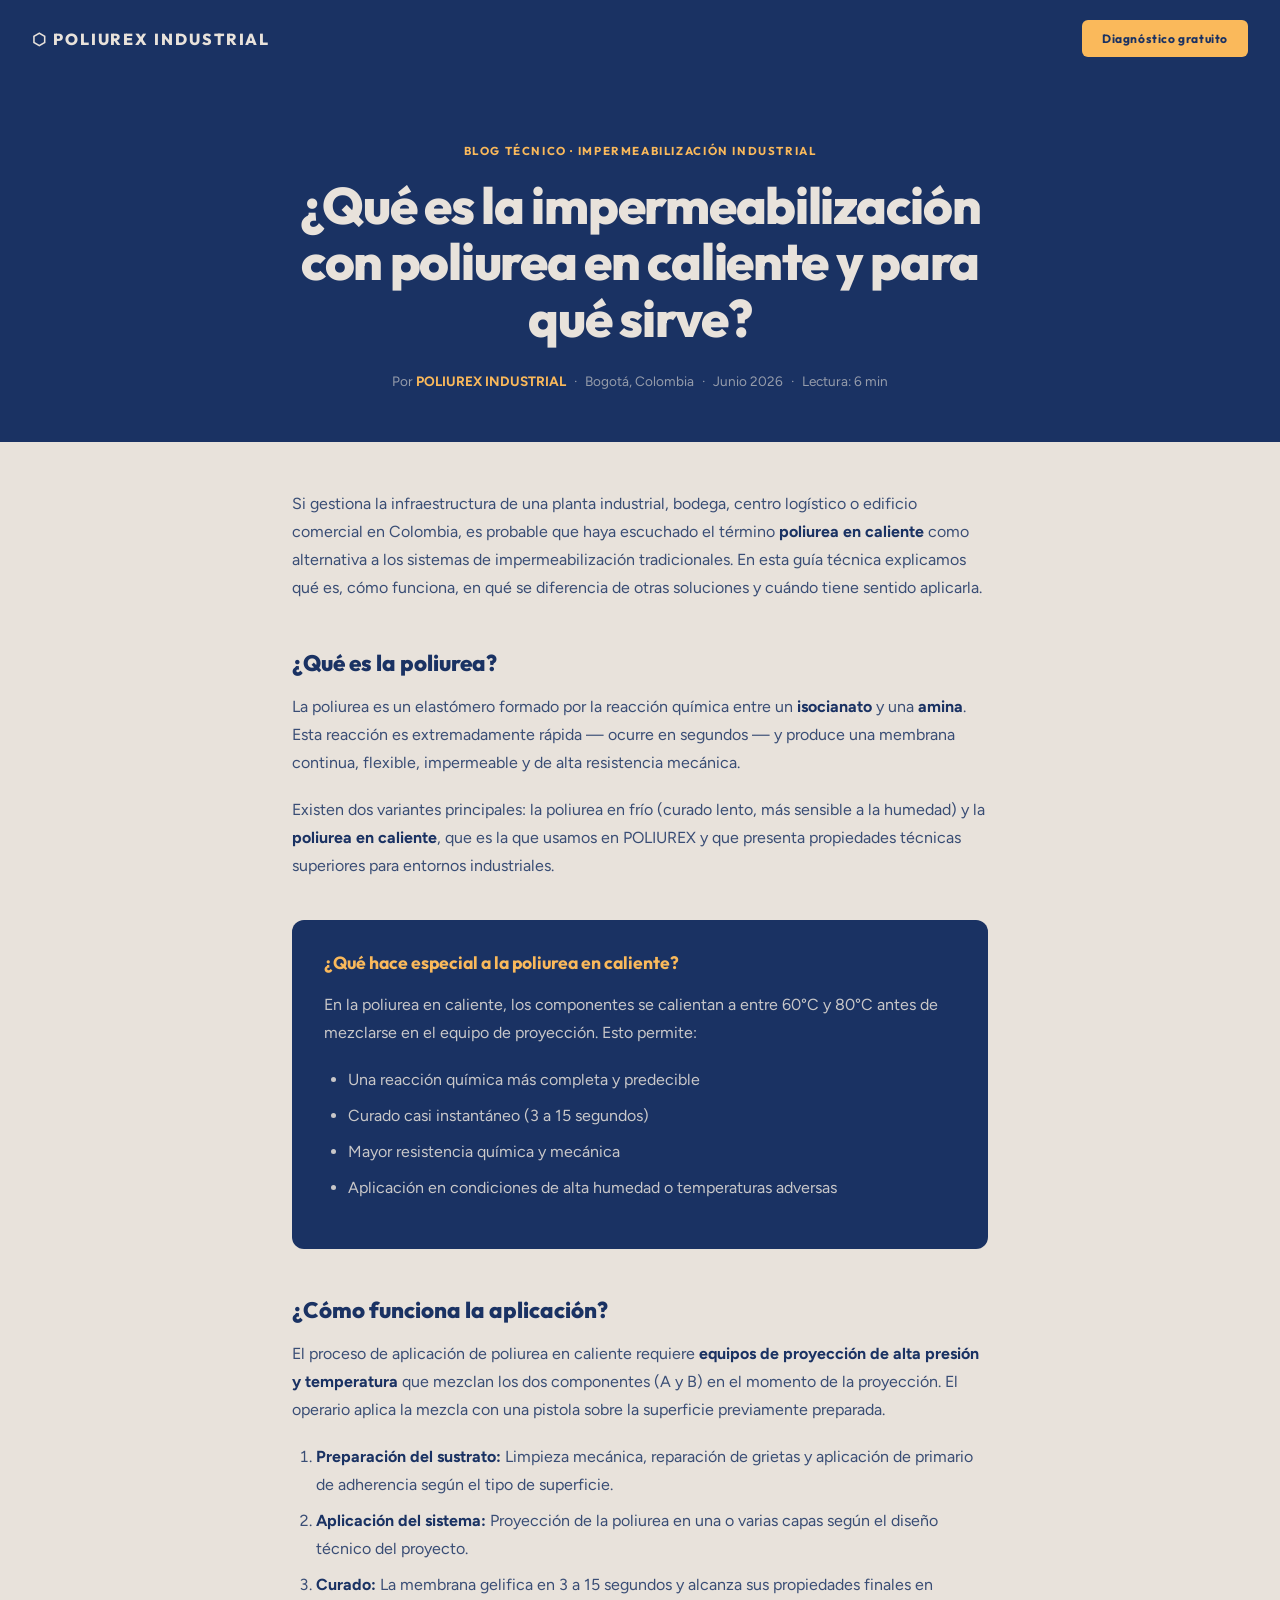
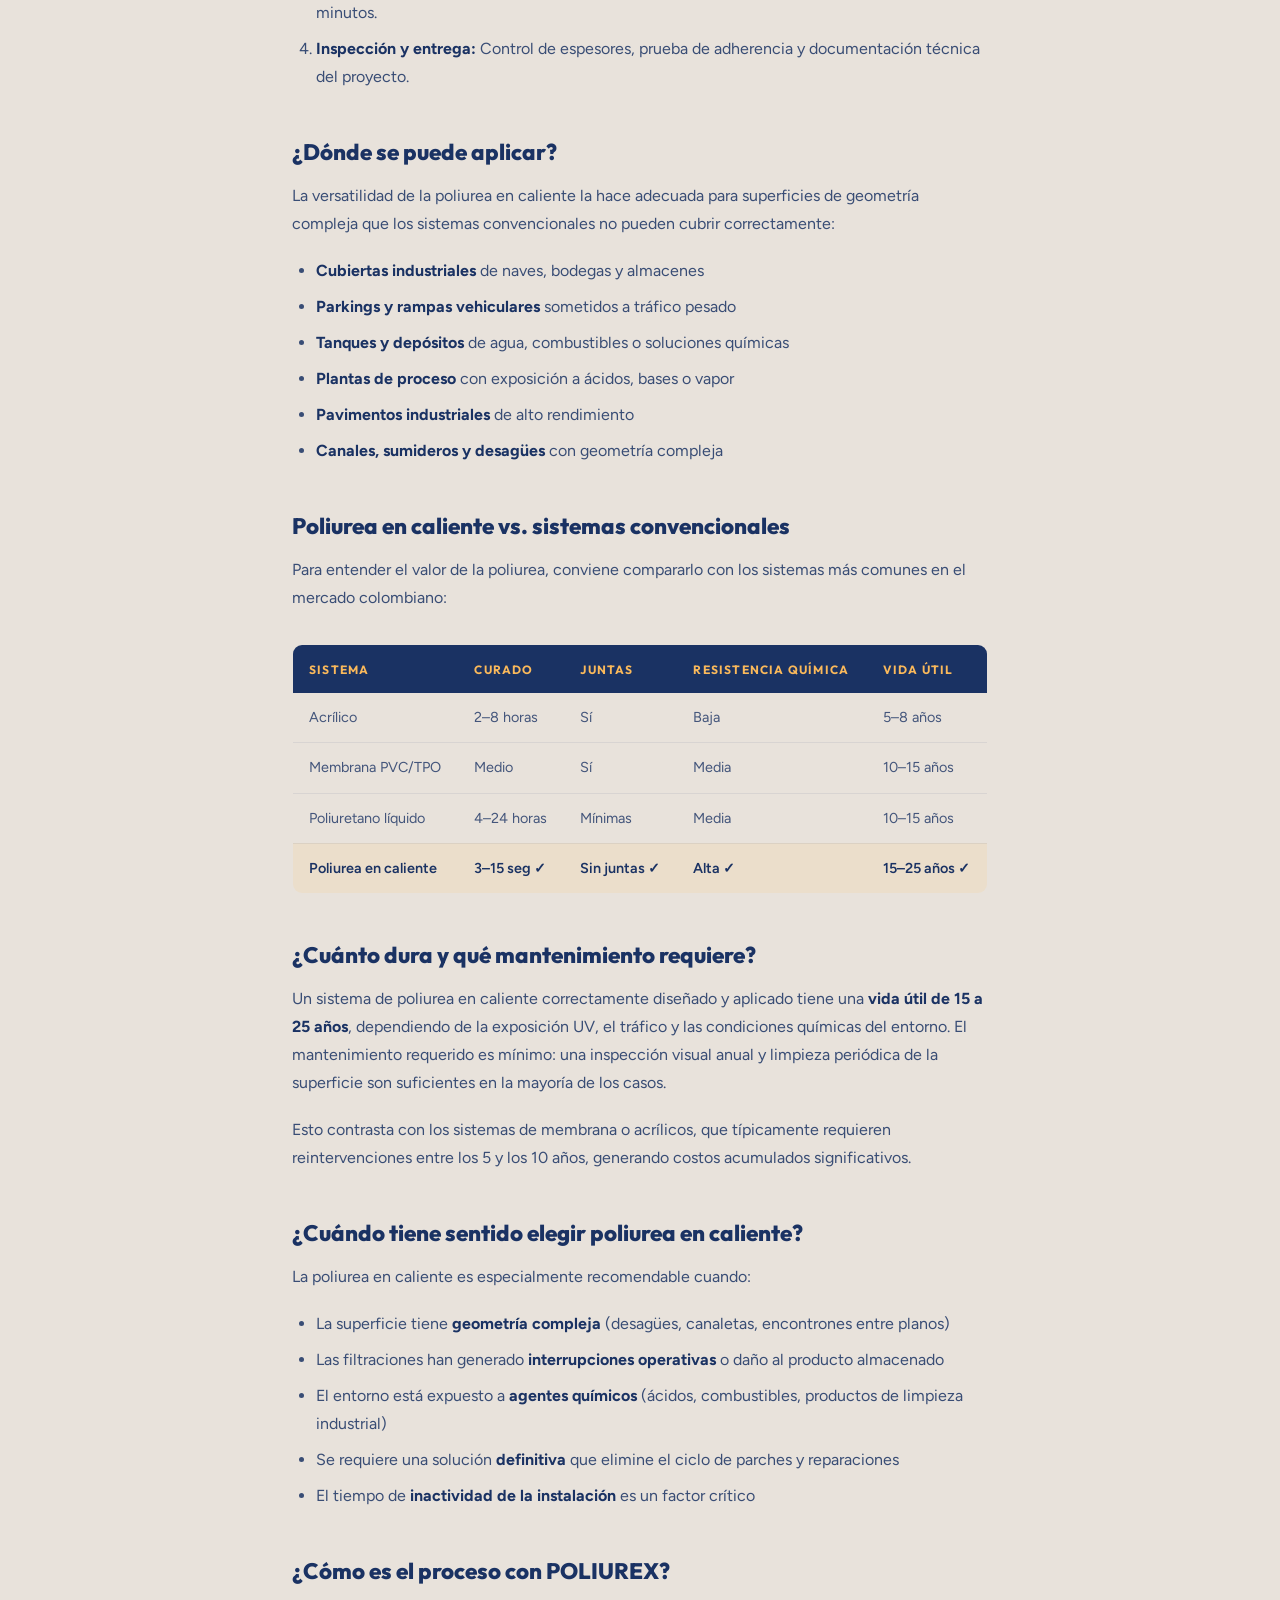
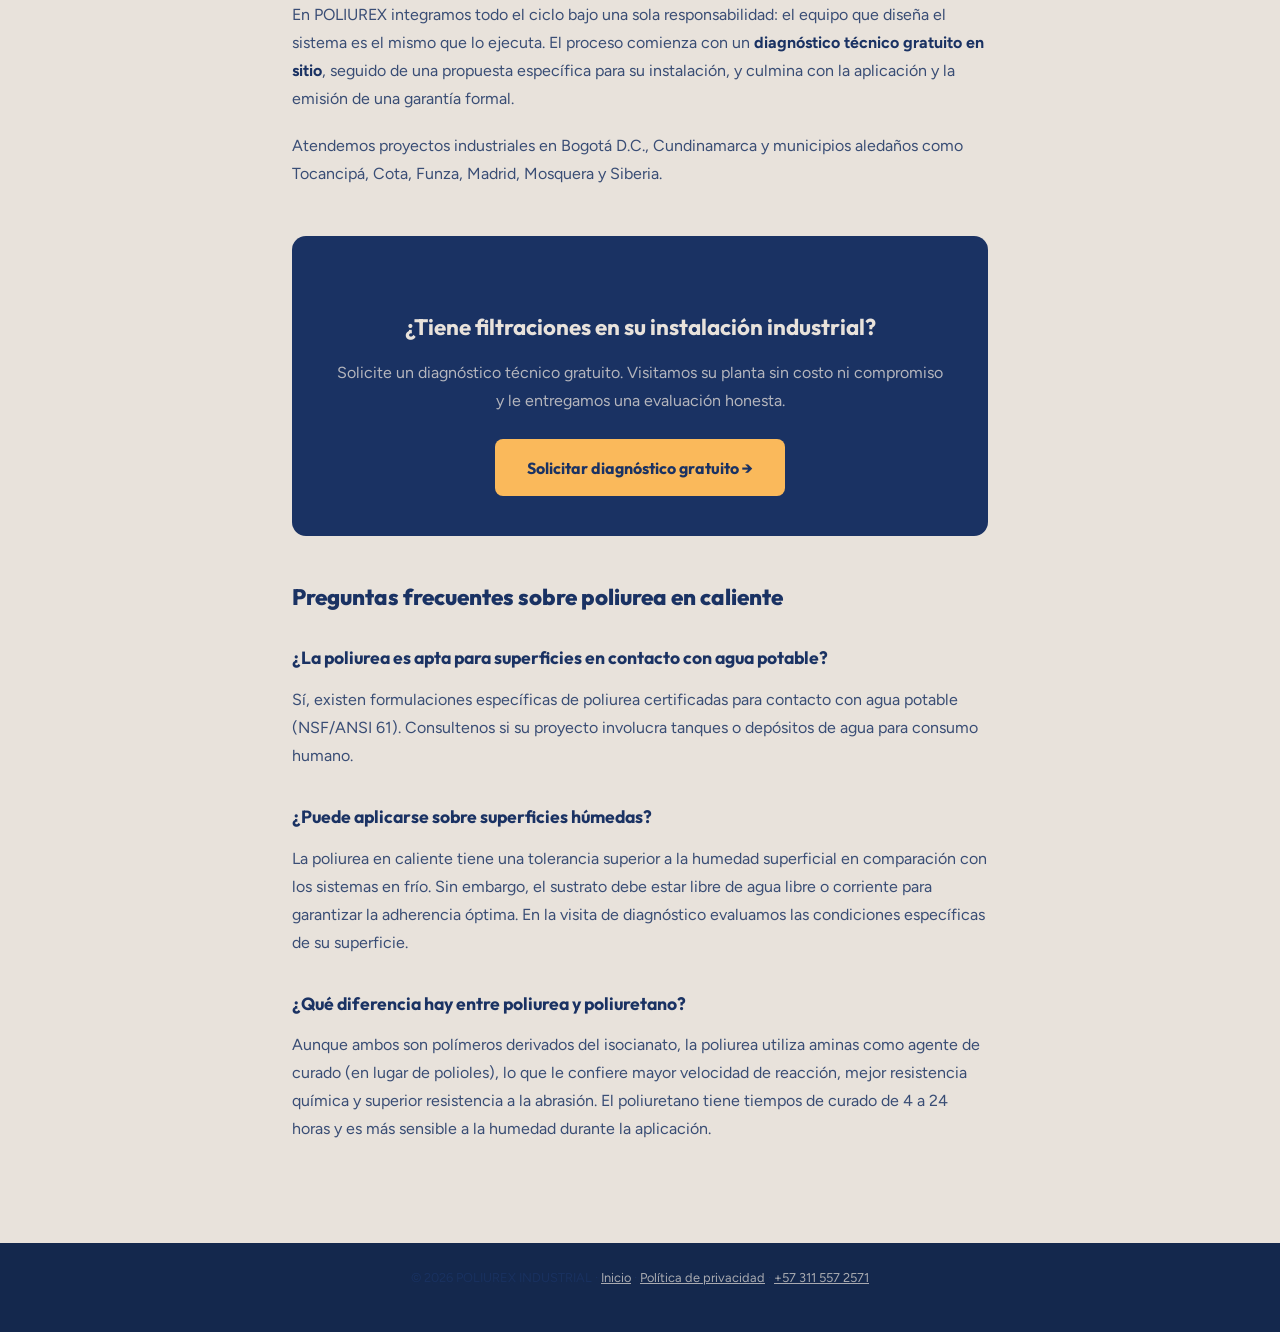
<file: blog/index.html>
<!DOCTYPE html>
<html lang="es">
<head>
<meta charset="UTF-8">
<meta name="viewport" content="width=device-width, initial-scale=1.0">
<title>¿Qué es la Impermeabilización con Poliurea en Caliente? Guía técnica | POLIUREX</title>
<meta name="description" content="Guía técnica completa sobre la impermeabilización con poliurea en caliente: cómo funciona, ventajas frente a sistemas tradicionales, aplicaciones industriales en Bogotá y Cundinamarca.">
<meta name="keywords" content="qué es poliurea en caliente, impermeabilización poliurea Colombia, ventajas poliurea industrial, poliurea vs membrana, impermeabilización cubierta industrial Bogotá">
<meta name="robots" content="index, follow">
<link rel="canonical" href="https://poliurex.com/blog/">
<meta property="og:type" content="article">
<meta property="og:title" content="¿Qué es la Impermeabilización con Poliurea en Caliente?">
<meta property="og:description" content="Guía técnica completa sobre poliurea en caliente para impermeabilización industrial.">
<meta property="og:url" content="https://poliurex.com/blog/">
<script type="application/ld+json">
{"@context":"https://schema.org","@type":"Article","headline":"¿Qué es la Impermeabilización con Poliurea en Caliente y para qué sirve?","author":{"@type":"Organization","name":"POLIUREX INDUSTRIAL"},"publisher":{"@type":"Organization","name":"POLIUREX INDUSTRIAL","url":"https://poliurex.com"},"datePublished":"2026-01-15","dateModified":"2026-06-01","description":"Guía técnica sobre la impermeabilización con poliurea en caliente para entornos industriales."}
</script>
<link rel="preconnect" href="https://fonts.googleapis.com">
<link rel="preconnect" href="https://fonts.gstatic.com" crossorigin>
<link href="https://fonts.googleapis.com/css2?family=Outfit:wght@400;600;700;800&family=Figtree:wght@400;500;600&display=swap" rel="stylesheet">
<style>
*,*::before,*::after{box-sizing:border-box;margin:0;padding:0}
html{-webkit-font-smoothing:antialiased}
body{font-family:'Figtree',sans-serif;color:#1A3263;background:#E8E2DB;font-size:1rem;line-height:1.75}

.header{background:#1A3263;padding:1.25rem 2rem;display:flex;align-items:center;justify-content:space-between;gap:2rem;position:sticky;top:0;z-index:100}
.header__logo{color:#E8E2DB;font-family:'Outfit',sans-serif;font-weight:800;font-size:1rem;letter-spacing:.12em;text-transform:uppercase;text-decoration:none}
.header__cta{background:#FAB95B;color:#1A3263;font-family:'Outfit',sans-serif;font-size:.75rem;font-weight:700;padding:.5rem 1.25rem;border-radius:6px;text-decoration:none;letter-spacing:.05em;transition:background .2s}
.header__cta:hover{background:#FFC97A}

.hero-blog{background:#1A3263;padding:4rem 2rem 3rem;text-align:center}
.hero-blog__eyebrow{font-family:'Outfit',sans-serif;font-size:.72rem;font-weight:700;letter-spacing:.14em;text-transform:uppercase;color:#FAB95B;margin-bottom:1rem;display:block}
.hero-blog__title{font-family:'Outfit',sans-serif;font-size:clamp(1.8rem,5vw,3.2rem);font-weight:800;color:#E8E2DB;line-height:1.1;letter-spacing:-.025em;max-width:760px;margin:0 auto 1.5rem}
.hero-blog__meta{font-size:.85rem;color:rgba(232,226,219,.6);margin-bottom:0}
.hero-blog__meta span{margin-inline:.5rem}

.container{max-width:760px;margin-inline:auto;padding:3rem 2rem 5rem}

h2{font-family:'Outfit',sans-serif;font-size:1.4rem;font-weight:800;color:#1A3263;margin:3rem 0 1rem;line-height:1.2}
h3{font-family:'Outfit',sans-serif;font-size:1.1rem;font-weight:700;color:#1A3263;margin:2rem 0 .75rem}
p{margin-bottom:1.2rem;color:rgba(26,50,99,.85)}
ul,ol{padding-left:1.5rem;margin-bottom:1.2rem}
li{margin-bottom:.5rem;color:rgba(26,50,99,.85)}
strong{color:#1A3263}
a{color:#547792}
a:hover{color:#1A3263}

.highlight-box{background:#1A3263;border-radius:12px;padding:1.75rem 2rem;margin:2.5rem 0;color:#E8E2DB}
.highlight-box h3{color:#FAB95B;margin-top:0}
.highlight-box p,.highlight-box li{color:rgba(232,226,219,.85)}
.highlight-box ul{color:rgba(232,226,219,.85)}

.comparison-table{width:100%;border-collapse:collapse;margin:2rem 0;border-radius:10px;overflow:hidden;border:1px solid rgba(26,50,99,.12)}
.comparison-table th{background:#1A3263;color:#FAB95B;font-family:'Outfit',sans-serif;font-size:.75rem;font-weight:700;letter-spacing:.1em;text-transform:uppercase;padding:.85rem 1rem;text-align:left}
.comparison-table td{padding:.75rem 1rem;font-size:.9rem;color:rgba(26,50,99,.8);border-bottom:1px solid rgba(26,50,99,.08)}
.comparison-table tr:last-child td{border-bottom:none}
.comparison-table tr.highlight td{background:rgba(250,185,91,.12);font-weight:600;color:#1A3263}
.comparison-table tr:not(.highlight):hover td{background:rgba(26,50,99,.03)}
.check{color:#547792;font-weight:700}
.cross{color:rgba(26,50,99,.35)}

.cta-blog{background:#1A3263;border-radius:14px;padding:2.5rem;margin:3rem 0;text-align:center}
.cta-blog h3{font-family:'Outfit',sans-serif;font-size:1.4rem;color:#E8E2DB;margin-bottom:.75rem}
.cta-blog p{color:rgba(232,226,219,.75);margin-bottom:1.5rem}
.cta-blog a{background:#FAB95B;color:#1A3263;font-family:'Outfit',sans-serif;font-weight:700;padding:.9rem 2rem;border-radius:8px;text-decoration:none;display:inline-block;transition:background .2s}
.cta-blog a:hover{background:#FFC97A;color:#1A3263}

.footer-blog{background:#14284D;color:rgba(232,226,219,.6);text-align:center;padding:1.5rem 2rem;font-size:.8rem}
.footer-blog a{color:rgba(232,226,219,.7)}
.footer-blog a:hover{color:#FAB95B}
</style>
</head>
<body>

<header class="header">
  <a href="/" class="header__logo">⬡ POLIUREX INDUSTRIAL</a>
  <a href="/#diagnostico" class="header__cta">Diagnóstico gratuito</a>
</header>

<div class="hero-blog">
  <span class="hero-blog__eyebrow">Blog técnico · Impermeabilización industrial</span>
  <h1 class="hero-blog__title">¿Qué es la impermeabilización con poliurea en caliente y para qué sirve?</h1>
  <p class="hero-blog__meta">Por <strong style="color:#FAB95B">POLIUREX INDUSTRIAL</strong><span>·</span>Bogotá, Colombia<span>·</span>Junio 2026<span>·</span>Lectura: 6 min</p>
</div>

<div class="container">

  <p>Si gestiona la infraestructura de una planta industrial, bodega, centro logístico o edificio comercial en Colombia, es probable que haya escuchado el término <strong>poliurea en caliente</strong> como alternativa a los sistemas de impermeabilización tradicionales. En esta guía técnica explicamos qué es, cómo funciona, en qué se diferencia de otras soluciones y cuándo tiene sentido aplicarla.</p>

  <h2>¿Qué es la poliurea?</h2>
  <p>La poliurea es un elastómero formado por la reacción química entre un <strong>isocianato</strong> y una <strong>amina</strong>. Esta reacción es extremadamente rápida — ocurre en segundos — y produce una membrana continua, flexible, impermeable y de alta resistencia mecánica.</p>
  <p>Existen dos variantes principales: la poliurea en frío (curado lento, más sensible a la humedad) y la <strong>poliurea en caliente</strong>, que es la que usamos en POLIUREX y que presenta propiedades técnicas superiores para entornos industriales.</p>

  <div class="highlight-box">
    <h3>¿Qué hace especial a la poliurea en caliente?</h3>
    <p>En la poliurea en caliente, los componentes se calientan a entre 60°C y 80°C antes de mezclarse en el equipo de proyección. Esto permite:</p>
    <ul>
      <li>Una reacción química más completa y predecible</li>
      <li>Curado casi instantáneo (3 a 15 segundos)</li>
      <li>Mayor resistencia química y mecánica</li>
      <li>Aplicación en condiciones de alta humedad o temperaturas adversas</li>
    </ul>
  </div>

  <h2>¿Cómo funciona la aplicación?</h2>
  <p>El proceso de aplicación de poliurea en caliente requiere <strong>equipos de proyección de alta presión y temperatura</strong> que mezclan los dos componentes (A y B) en el momento de la proyección. El operario aplica la mezcla con una pistola sobre la superficie previamente preparada.</p>
  <ol>
    <li><strong>Preparación del sustrato:</strong> Limpieza mecánica, reparación de grietas y aplicación de primario de adherencia según el tipo de superficie.</li>
    <li><strong>Aplicación del sistema:</strong> Proyección de la poliurea en una o varias capas según el diseño técnico del proyecto.</li>
    <li><strong>Curado:</strong> La membrana gelifica en 3 a 15 segundos y alcanza sus propiedades finales en minutos.</li>
    <li><strong>Inspección y entrega:</strong> Control de espesores, prueba de adherencia y documentación técnica del proyecto.</li>
  </ol>

  <h2>¿Dónde se puede aplicar?</h2>
  <p>La versatilidad de la poliurea en caliente la hace adecuada para superficies de geometría compleja que los sistemas convencionales no pueden cubrir correctamente:</p>
  <ul>
    <li><strong>Cubiertas industriales</strong> de naves, bodegas y almacenes</li>
    <li><strong>Parkings y rampas vehiculares</strong> sometidos a tráfico pesado</li>
    <li><strong>Tanques y depósitos</strong> de agua, combustibles o soluciones químicas</li>
    <li><strong>Plantas de proceso</strong> con exposición a ácidos, bases o vapor</li>
    <li><strong>Pavimentos industriales</strong> de alto rendimiento</li>
    <li><strong>Canales, sumideros y desagües</strong> con geometría compleja</li>
  </ul>

  <h2>Poliurea en caliente vs. sistemas convencionales</h2>
  <p>Para entender el valor de la poliurea, conviene compararlo con los sistemas más comunes en el mercado colombiano:</p>

  <table class="comparison-table">
    <thead>
      <tr>
        <th>Sistema</th>
        <th>Curado</th>
        <th>Juntas</th>
        <th>Resistencia química</th>
        <th>Vida útil</th>
      </tr>
    </thead>
    <tbody>
      <tr><td>Acrílico</td><td>2–8 horas</td><td class="cross">Sí</td><td class="cross">Baja</td><td>5–8 años</td></tr>
      <tr><td>Membrana PVC/TPO</td><td>Medio</td><td class="cross">Sí</td><td class="cross">Media</td><td>10–15 años</td></tr>
      <tr><td>Poliuretano líquido</td><td>4–24 horas</td><td>Mínimas</td><td>Media</td><td>10–15 años</td></tr>
      <tr class="highlight"><td>Poliurea en caliente</td><td class="check">3–15 seg ✓</td><td class="check">Sin juntas ✓</td><td class="check">Alta ✓</td><td class="check">15–25 años ✓</td></tr>
    </tbody>
  </table>

  <h2>¿Cuánto dura y qué mantenimiento requiere?</h2>
  <p>Un sistema de poliurea en caliente correctamente diseñado y aplicado tiene una <strong>vida útil de 15 a 25 años</strong>, dependiendo de la exposición UV, el tráfico y las condiciones químicas del entorno. El mantenimiento requerido es mínimo: una inspección visual anual y limpieza periódica de la superficie son suficientes en la mayoría de los casos.</p>
  <p>Esto contrasta con los sistemas de membrana o acrílicos, que típicamente requieren reintervenciones entre los 5 y los 10 años, generando costos acumulados significativos.</p>

  <h2>¿Cuándo tiene sentido elegir poliurea en caliente?</h2>
  <p>La poliurea en caliente es especialmente recomendable cuando:</p>
  <ul>
    <li>La superficie tiene <strong>geometría compleja</strong> (desagües, canaletas, encontrones entre planos)</li>
    <li>Las filtraciones han generado <strong>interrupciones operativas</strong> o daño al producto almacenado</li>
    <li>El entorno está expuesto a <strong>agentes químicos</strong> (ácidos, combustibles, productos de limpieza industrial)</li>
    <li>Se requiere una solución <strong>definitiva</strong> que elimine el ciclo de parches y reparaciones</li>
    <li>El tiempo de <strong>inactividad de la instalación</strong> es un factor crítico</li>
  </ul>

  <h2>¿Cómo es el proceso con POLIUREX?</h2>
  <p>En POLIUREX integramos todo el ciclo bajo una sola responsabilidad: el equipo que diseña el sistema es el mismo que lo ejecuta. El proceso comienza con un <strong>diagnóstico técnico gratuito en sitio</strong>, seguido de una propuesta específica para su instalación, y culmina con la aplicación y la emisión de una garantía formal.</p>
  <p>Atendemos proyectos industriales en Bogotá D.C., Cundinamarca y municipios aledaños como Tocancipá, Cota, Funza, Madrid, Mosquera y Siberia.</p>

  <div class="cta-blog">
    <h3>¿Tiene filtraciones en su instalación industrial?</h3>
    <p>Solicite un diagnóstico técnico gratuito. Visitamos su planta sin costo ni compromiso y le entregamos una evaluación honesta.</p>
    <a href="/#diagnostico">Solicitar diagnóstico gratuito →</a>
  </div>

  <h2>Preguntas frecuentes sobre poliurea en caliente</h2>

  <h3>¿La poliurea es apta para superficies en contacto con agua potable?</h3>
  <p>Sí, existen formulaciones específicas de poliurea certificadas para contacto con agua potable (NSF/ANSI 61). Consultenos si su proyecto involucra tanques o depósitos de agua para consumo humano.</p>

  <h3>¿Puede aplicarse sobre superficies húmedas?</h3>
  <p>La poliurea en caliente tiene una tolerancia superior a la humedad superficial en comparación con los sistemas en frío. Sin embargo, el sustrato debe estar libre de agua libre o corriente para garantizar la adherencia óptima. En la visita de diagnóstico evaluamos las condiciones específicas de su superficie.</p>

  <h3>¿Qué diferencia hay entre poliurea y poliuretano?</h3>
  <p>Aunque ambos son polímeros derivados del isocianato, la poliurea utiliza aminas como agente de curado (en lugar de polioles), lo que le confiere mayor velocidad de reacción, mejor resistencia química y superior resistencia a la abrasión. El poliuretano tiene tiempos de curado de 4 a 24 horas y es más sensible a la humedad durante la aplicación.</p>

</div>

<footer class="footer-blog">
  <p>© 2026 POLIUREX INDUSTRIAL · <a href="/">Inicio</a> · <a href="/politica-de-privacidad">Política de privacidad</a> · <a href="tel:+573115572571">+57 311 557 2571</a></p>
</footer>

</body>
</html>
</file>
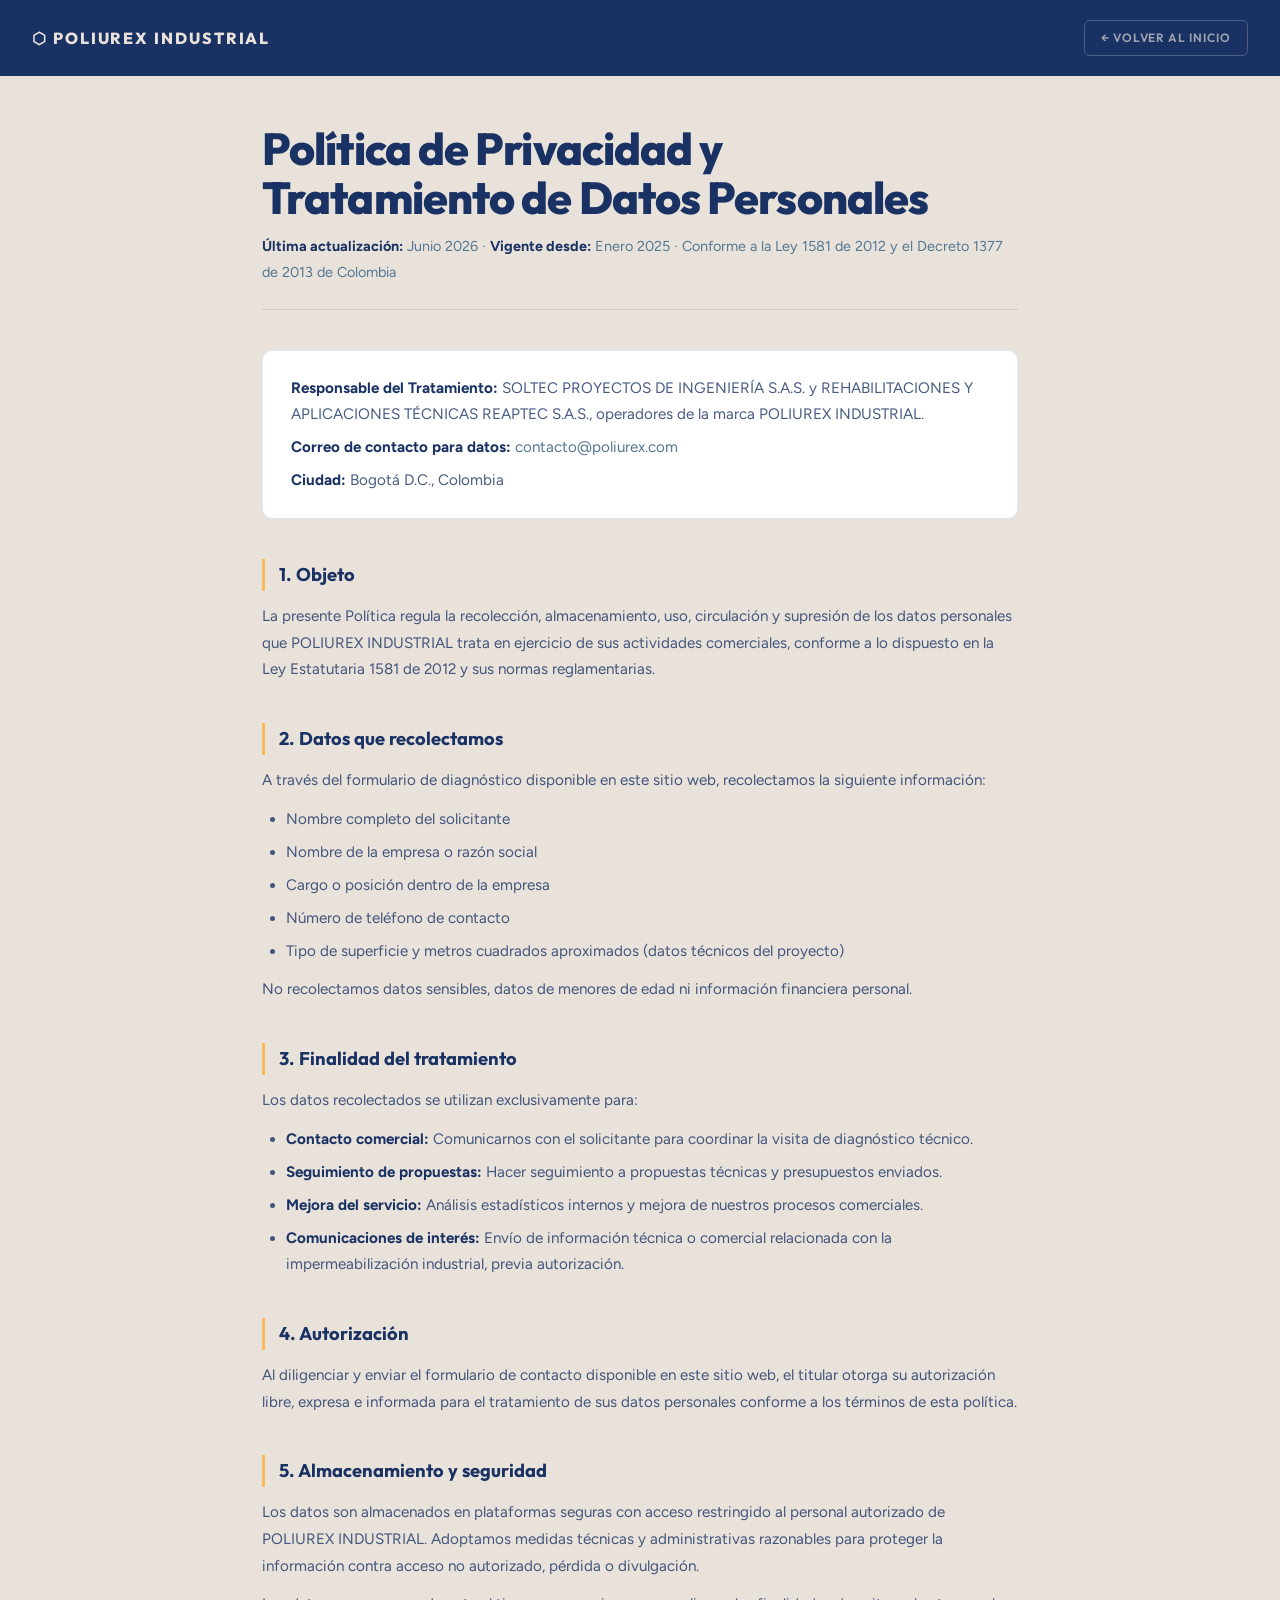
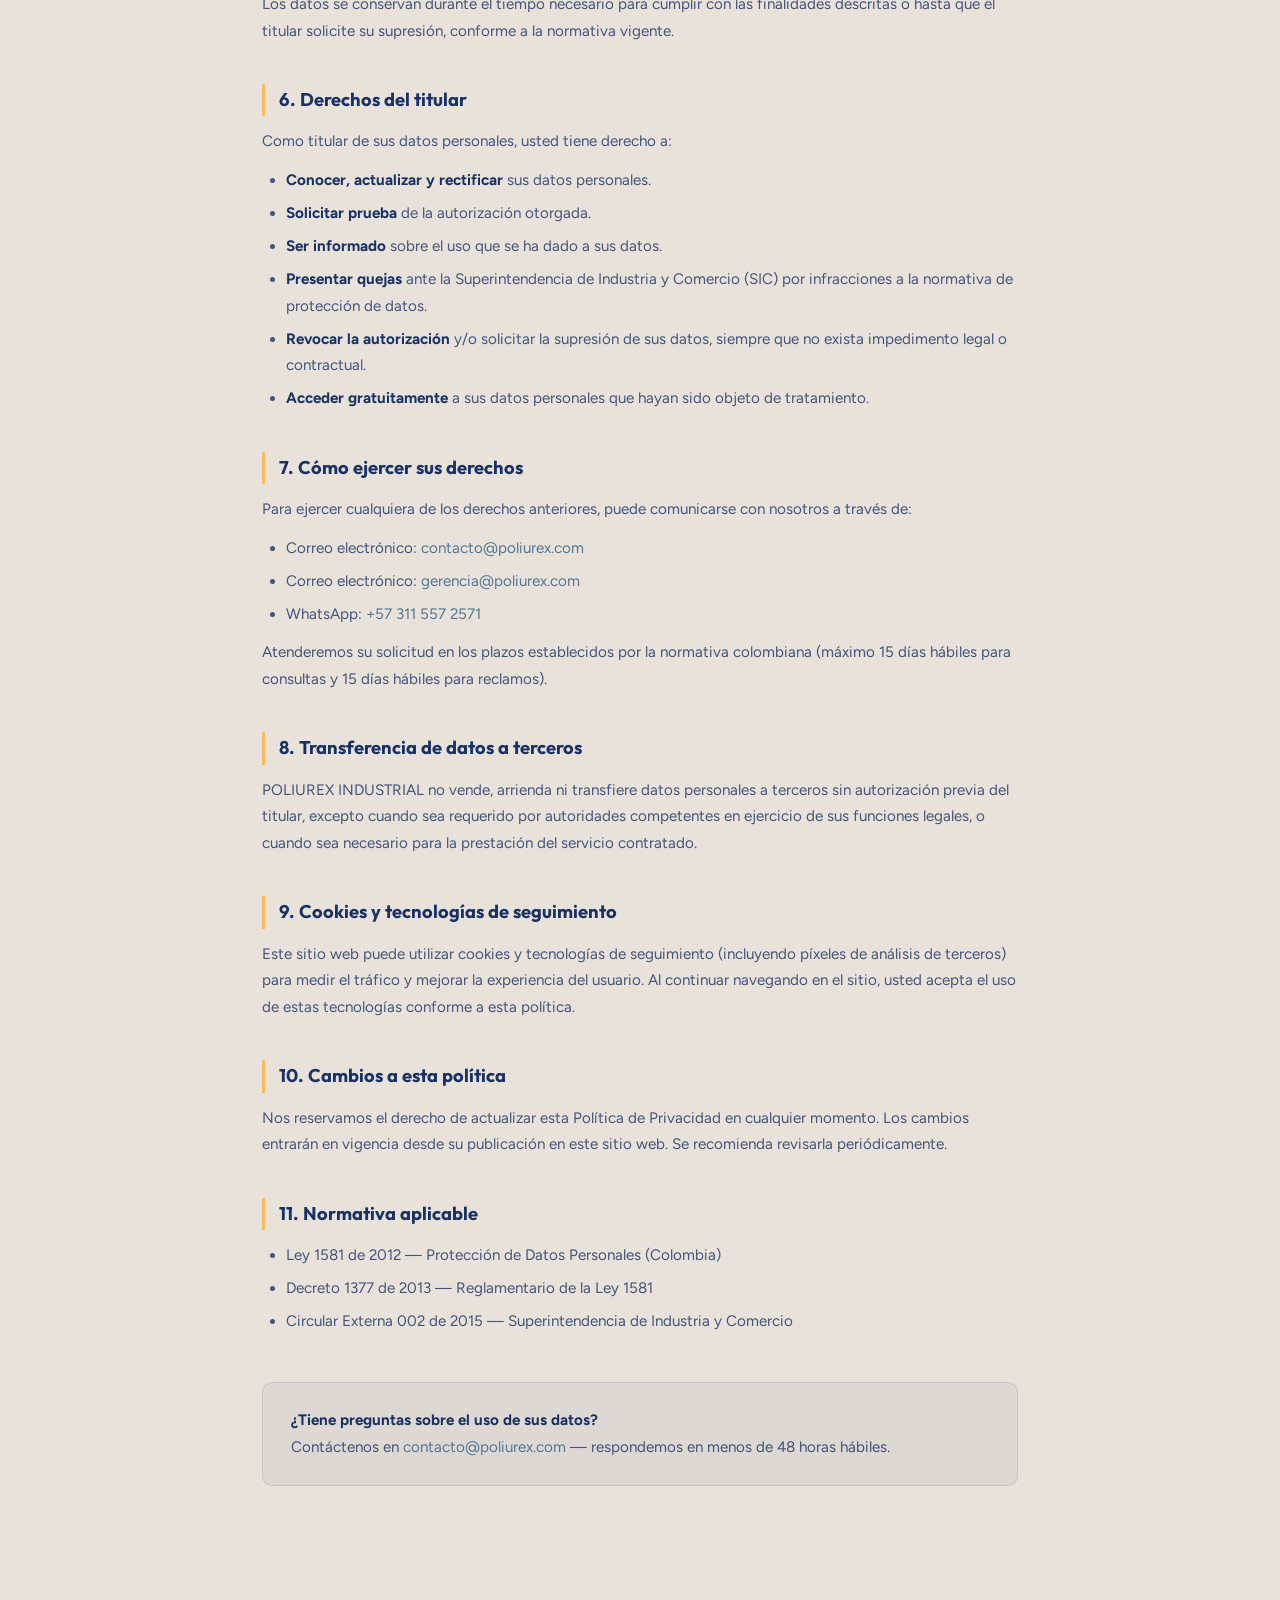
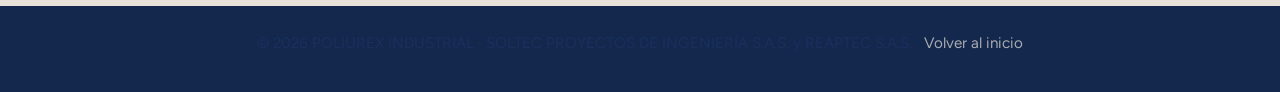
<file: politica-de-privacidad.html>
<!DOCTYPE html>
<html lang="es">
<head>
<meta charset="UTF-8">
<meta name="viewport" content="width=device-width, initial-scale=1.0">
<title>Política de Privacidad y Tratamiento de Datos — POLIUREX INDUSTRIAL</title>
<meta name="description" content="Política de privacidad y tratamiento de datos personales de POLIUREX INDUSTRIAL conforme a la Ley 1581 de 2012 de Colombia.">
<meta name="robots" content="noindex, follow">
<link rel="canonical" href="https://poliurex.com/politica-de-privacidad">
<link rel="preconnect" href="https://fonts.googleapis.com">
<link rel="preconnect" href="https://fonts.gstatic.com" crossorigin>
<link href="https://fonts.googleapis.com/css2?family=Outfit:wght@400;600;700&family=Figtree:wght@400;500&display=swap" rel="stylesheet">
<style>
*,*::before,*::after{box-sizing:border-box;margin:0;padding:0}
html{-webkit-font-smoothing:antialiased}
body{font-family:'Figtree',sans-serif;font-size:1rem;line-height:1.75;color:#1A3263;background:#E8E2DB}
a{color:#547792;text-decoration:none}
a:hover{color:#1A3263;text-decoration:underline}

.header{background:#1A3263;padding:1.25rem 2rem;display:flex;align-items:center;justify-content:space-between;gap:2rem}
.header__logo{display:flex;align-items:center;gap:.75rem;color:#E8E2DB;font-family:'Outfit',sans-serif;font-weight:800;font-size:1rem;letter-spacing:.12em;text-transform:uppercase;text-decoration:none}
.header__back{font-family:'Outfit',sans-serif;font-size:.75rem;font-weight:600;color:rgba(232,226,219,.65);letter-spacing:.08em;text-transform:uppercase;border:1px solid rgba(232,226,219,.25);padding:.4rem 1rem;border-radius:6px;transition:color .2s,border-color .2s}
.header__back:hover{color:#FAB95B;border-color:#FAB95B;text-decoration:none}

.container{max-width:820px;margin-inline:auto;padding:3rem 2rem 5rem}

.page-title{font-family:'Outfit',sans-serif;font-size:clamp(1.8rem,4vw,2.8rem);font-weight:800;color:#1A3263;line-height:1.1;letter-spacing:-.02em;margin-bottom:.75rem}
.page-subtitle{font-size:.9rem;color:#547792;border-bottom:1px solid rgba(26,50,99,.12);padding-bottom:1.5rem;margin-bottom:2.5rem}
.page-subtitle strong{color:#1A3263}

h2{font-family:'Outfit',sans-serif;font-size:1.15rem;font-weight:700;color:#1A3263;margin:2.5rem 0 .75rem;padding-left:.85rem;border-left:3px solid #FAB95B}
p,li{font-size:.95rem;color:rgba(26,50,99,.8);margin-bottom:.75rem}
ul{padding-left:1.5rem;margin-bottom:.75rem}
li{margin-bottom:.4rem}
strong{color:#1A3263}

.info-box{background:white;border:1px solid rgba(26,50,99,.12);border-radius:10px;padding:1.5rem 1.75rem;margin:2.5rem 0}
.info-box p{margin-bottom:.4rem}
.info-box p:last-child{margin-bottom:0}

.footer{background:#14284D;color:rgba(232,226,219,.6);text-align:center;padding:1.5rem 2rem;font-size:.8rem}
.footer a{color:rgba(232,226,219,.7)}
.footer a:hover{color:#FAB95B}
</style>
</head>
<body>

<header class="header">
  <a href="/" class="header__logo">⬡ POLIUREX INDUSTRIAL</a>
  <a href="/" class="header__back">← Volver al inicio</a>
</header>

<div class="container">

  <h1 class="page-title">Política de Privacidad y<br>Tratamiento de Datos Personales</h1>
  <p class="page-subtitle">
    <strong>Última actualización:</strong> Junio 2026 ·
    <strong>Vigente desde:</strong> Enero 2025 ·
    Conforme a la Ley 1581 de 2012 y el Decreto 1377 de 2013 de Colombia
  </p>

  <div class="info-box">
    <p><strong>Responsable del Tratamiento:</strong> SOLTEC PROYECTOS DE INGENIERÍA S.A.S. y REHABILITACIONES Y APLICACIONES TÉCNICAS REAPTEC S.A.S., operadores de la marca POLIUREX INDUSTRIAL.</p>
    <p><strong>Correo de contacto para datos:</strong> <a href="mailto:contacto@poliurex.com">contacto@poliurex.com</a></p>
    <p><strong>Ciudad:</strong> Bogotá D.C., Colombia</p>
  </div>

  <h2>1. Objeto</h2>
  <p>La presente Política regula la recolección, almacenamiento, uso, circulación y supresión de los datos personales que POLIUREX INDUSTRIAL trata en ejercicio de sus actividades comerciales, conforme a lo dispuesto en la Ley Estatutaria 1581 de 2012 y sus normas reglamentarias.</p>

  <h2>2. Datos que recolectamos</h2>
  <p>A través del formulario de diagnóstico disponible en este sitio web, recolectamos la siguiente información:</p>
  <ul>
    <li>Nombre completo del solicitante</li>
    <li>Nombre de la empresa o razón social</li>
    <li>Cargo o posición dentro de la empresa</li>
    <li>Número de teléfono de contacto</li>
    <li>Tipo de superficie y metros cuadrados aproximados (datos técnicos del proyecto)</li>
  </ul>
  <p>No recolectamos datos sensibles, datos de menores de edad ni información financiera personal.</p>

  <h2>3. Finalidad del tratamiento</h2>
  <p>Los datos recolectados se utilizan exclusivamente para:</p>
  <ul>
    <li><strong>Contacto comercial:</strong> Comunicarnos con el solicitante para coordinar la visita de diagnóstico técnico.</li>
    <li><strong>Seguimiento de propuestas:</strong> Hacer seguimiento a propuestas técnicas y presupuestos enviados.</li>
    <li><strong>Mejora del servicio:</strong> Análisis estadísticos internos y mejora de nuestros procesos comerciales.</li>
    <li><strong>Comunicaciones de interés:</strong> Envío de información técnica o comercial relacionada con la impermeabilización industrial, previa autorización.</li>
  </ul>

  <h2>4. Autorización</h2>
  <p>Al diligenciar y enviar el formulario de contacto disponible en este sitio web, el titular otorga su autorización libre, expresa e informada para el tratamiento de sus datos personales conforme a los términos de esta política.</p>

  <h2>5. Almacenamiento y seguridad</h2>
  <p>Los datos son almacenados en plataformas seguras con acceso restringido al personal autorizado de POLIUREX INDUSTRIAL. Adoptamos medidas técnicas y administrativas razonables para proteger la información contra acceso no autorizado, pérdida o divulgación.</p>
  <p>Los datos se conservan durante el tiempo necesario para cumplir con las finalidades descritas o hasta que el titular solicite su supresión, conforme a la normativa vigente.</p>

  <h2>6. Derechos del titular</h2>
  <p>Como titular de sus datos personales, usted tiene derecho a:</p>
  <ul>
    <li><strong>Conocer, actualizar y rectificar</strong> sus datos personales.</li>
    <li><strong>Solicitar prueba</strong> de la autorización otorgada.</li>
    <li><strong>Ser informado</strong> sobre el uso que se ha dado a sus datos.</li>
    <li><strong>Presentar quejas</strong> ante la Superintendencia de Industria y Comercio (SIC) por infracciones a la normativa de protección de datos.</li>
    <li><strong>Revocar la autorización</strong> y/o solicitar la supresión de sus datos, siempre que no exista impedimento legal o contractual.</li>
    <li><strong>Acceder gratuitamente</strong> a sus datos personales que hayan sido objeto de tratamiento.</li>
  </ul>

  <h2>7. Cómo ejercer sus derechos</h2>
  <p>Para ejercer cualquiera de los derechos anteriores, puede comunicarse con nosotros a través de:</p>
  <ul>
    <li>Correo electrónico: <a href="mailto:contacto@poliurex.com">contacto@poliurex.com</a></li>
    <li>Correo electrónico: <a href="mailto:gerencia@poliurex.com">gerencia@poliurex.com</a></li>
    <li>WhatsApp: <a href="https://wa.me/573115572571">+57 311 557 2571</a></li>
  </ul>
  <p>Atenderemos su solicitud en los plazos establecidos por la normativa colombiana (máximo 15 días hábiles para consultas y 15 días hábiles para reclamos).</p>

  <h2>8. Transferencia de datos a terceros</h2>
  <p>POLIUREX INDUSTRIAL no vende, arrienda ni transfiere datos personales a terceros sin autorización previa del titular, excepto cuando sea requerido por autoridades competentes en ejercicio de sus funciones legales, o cuando sea necesario para la prestación del servicio contratado.</p>

  <h2>9. Cookies y tecnologías de seguimiento</h2>
  <p>Este sitio web puede utilizar cookies y tecnologías de seguimiento (incluyendo píxeles de análisis de terceros) para medir el tráfico y mejorar la experiencia del usuario. Al continuar navegando en el sitio, usted acepta el uso de estas tecnologías conforme a esta política.</p>

  <h2>10. Cambios a esta política</h2>
  <p>Nos reservamos el derecho de actualizar esta Política de Privacidad en cualquier momento. Los cambios entrarán en vigencia desde su publicación en este sitio web. Se recomienda revisarla periódicamente.</p>

  <h2>11. Normativa aplicable</h2>
  <ul>
    <li>Ley 1581 de 2012 — Protección de Datos Personales (Colombia)</li>
    <li>Decreto 1377 de 2013 — Reglamentario de la Ley 1581</li>
    <li>Circular Externa 002 de 2015 — Superintendencia de Industria y Comercio</li>
  </ul>

  <div class="info-box" style="margin-top:3rem;background:rgba(26,50,99,.05)">
    <p><strong>¿Tiene preguntas sobre el uso de sus datos?</strong><br>
    Contáctenos en <a href="mailto:contacto@poliurex.com">contacto@poliurex.com</a> — respondemos en menos de 48 horas hábiles.</p>
  </div>

</div>

<footer class="footer">
  <p>© 2026 POLIUREX INDUSTRIAL · SOLTEC PROYECTOS DE INGENIERÍA S.A.S. y REAPTEC S.A.S. ·
  <a href="/">Volver al inicio</a></p>
</footer>

</body>
</html>
</file>
